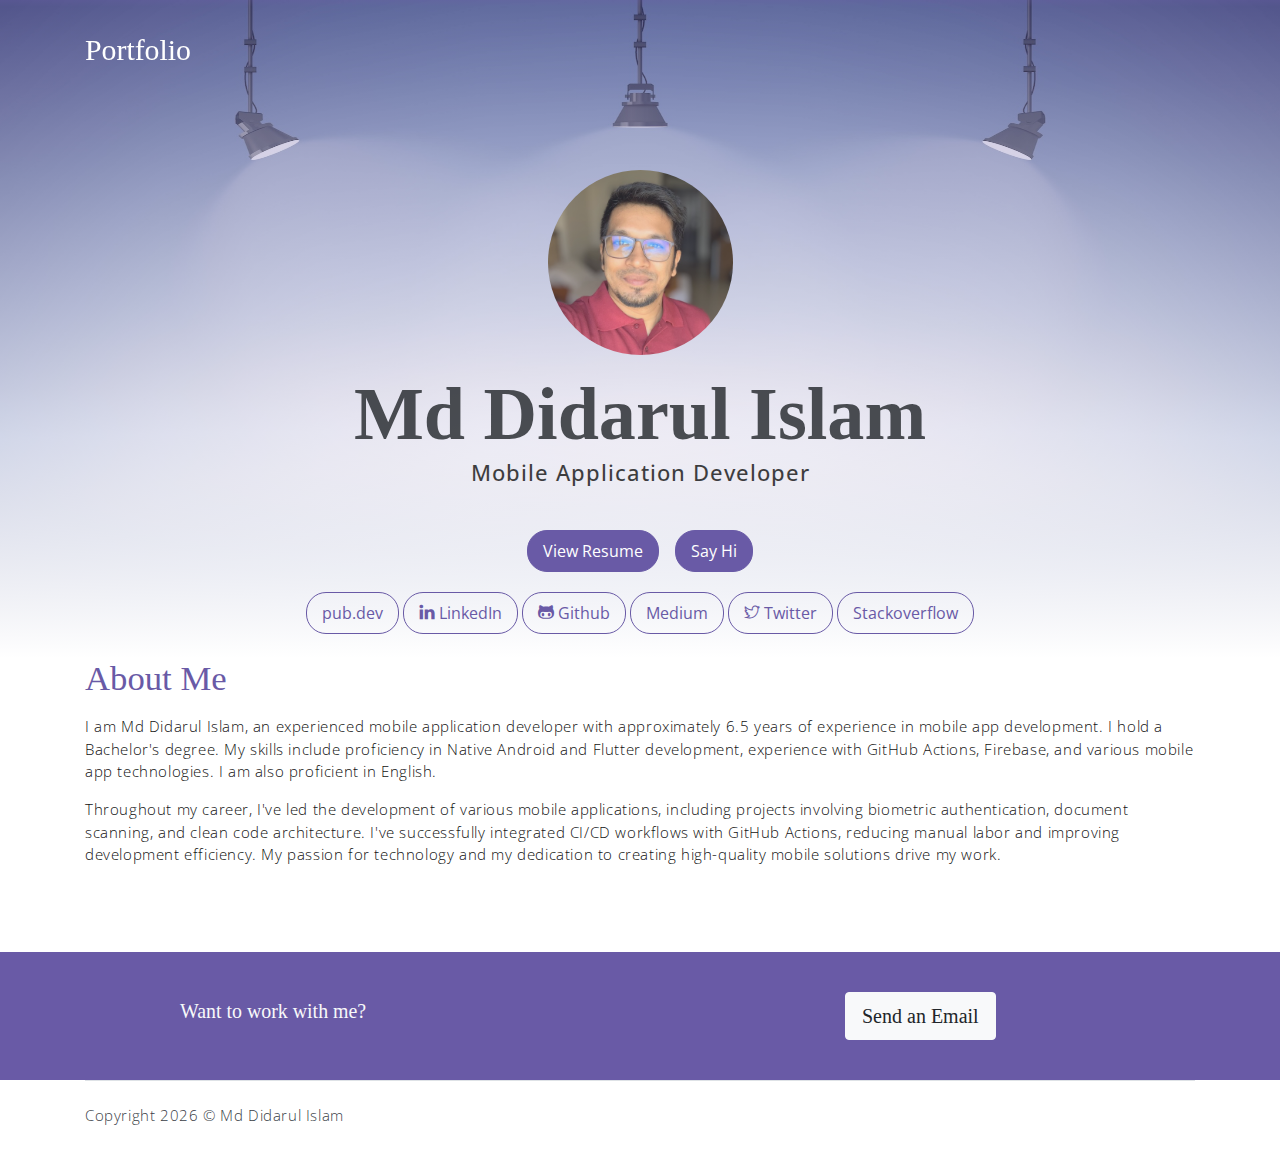
<file: index.html>
<!DOCTYPE html>
<html lang="en">
<head>
    <meta charset="utf-8">
    <title>Md Didarul Islam - Experienced Mobile Application Developer | Flutter | iOS | Android Portfolio</title>
    <meta charset="UTF-8">
    <meta name="description"
          content="Experienced mobile application developer specializing in Flutter, iOS and Android. Explore my portfolio.">
    <meta name="keywords"
          content="Flutter, iOS, Android, mobile app development, portfolio, Md Didarul Islam, Md. Didarul Islam, islamdidarmd">
    <meta name="author" content="Md Didarul Islam">
    <meta name="viewport" content="width=device-width, initial-scale=1">

    <meta property="og:title"
          content="Md Didarul Islam - Experienced Mobile Application Developer | Flutter | iOS | Android | Portfolio">
    <meta property="og:description"
          content="Experienced mobile application developer specializing in Flutter, iOS and Android. Explore my portfolio.">
    <meta property="og:image" content="URL_TO_YOUR_PROFILE_IMAGE">
    <meta property="og:url" content="https://islamdidarmd.dev">
    <meta property="og:type" content="website">
    <meta name="twitter:card" content="summary">
    <meta name="twitter:creator" content="@islamdidarmd">
    <link rel="canonical" href="https://islamdidarmd.dev">

    <link rel="icon" href="assets/imgs/favicon.ico" type="image/x-icon">

    <!-- font icons -->
    <link rel="stylesheet" href="assets/vendors/themify-icons/css/themify-icons.css">
    <!-- Bootstrap + Meyawo main styles -->
    <link rel="stylesheet" href="assets/css/meyawo.css">

    <link rel="stylesheet" href="assets/css/scroll.css">
</head>
<body data-spy="scroll" data-target=".navbar" data-offset="40" id="home-scroll">

<!-- Page Navbar -->
<nav class="custom-navbar" data-spy="affix" data-offset-top="20">
    <div class="container">
        <a class="logo" href="#">Portfolio</a>
    </div>
</nav><!-- End of Page Navbar -->

<!-- page header -->
<header id="home" class="header">
    <div class="overlay"></div>
    <div class="header-content container">
        <h1 class="header-title">
            <div class="container about-img-holder">
                <img src="assets/imgs/avatar_480x480.jpg" class="about-img" alt="Picture of Md Didarul Islam">
            </div>
            <span class="down">Md Didarul Islam</span>
        </h1>
        <p class="header-subtitle">Mobile Application Developer</p>

        <a href="https://drive.google.com/file/d/1Q5xf1XbnNQVcx-9_vcdZK6E5lQJdc_sj/view" target="_blank">
            <button class="btn btn-primary">View Resume</button>
        </a>
        &nbsp;&nbsp;
        <a href="https://drive.google.com/file/d/1Q5xf1XbnNQVcx-9_vcdZK6E5lQJdc_sj/view" target="_blank">
            <button class="btn btn-primary">Say Hi</button>
        </a>
        <br>
        <a href="https://drive.google.com/file/d/1Q5xf1XbnNQVcx-9_vcdZK6E5lQJdc_sj/view" target="_blank">
            <button class="btn btn-outline-primary">pub.dev</button>
        </a>
        <a href="https://www.linkedin.com/in/islamdidarmd/" target="_blank">
            <button class="btn btn-outline-primary"><i class="ti-linkedin"></i> LinkedIn</button>
        </a>
        <a href="https://github.com/islamdidarmd" target="_blank">
            <button class="btn btn-outline-primary"><i class="ti-github"></i> Github</button>
        </a>
        <a href="https://islamdidarmd.medium.com/" target="_blank">
            <button class="btn btn-outline-primary"><i class="ti-medium"></i> Medium</button>
        </a>
        <a href="https://twitter.com/islamdidarmd" target="_blank">
            <button class="btn btn-outline-primary"><i class="ti-twitter"></i> Twitter</button>
        </a>
        <a href="https://stackoverflow.com/users/7285837/islamdidarmd" target="_blank">
            <button class="btn btn-outline-primary"><i class="ti-stackoverflow"></i> Stackoverflow</button>
        </a>
        <br>
        <br>
    </div>
</header><!-- end of page header -->

<!-- about section -->
<section class="section pt-0" id="about-me">
    <!-- container -->
    <div class="container text-center">
        <!-- about wrapper -->
        <div class="about">
            <div class="about-caption">
                <h2 class="section-title mb-3">About Me</h2>
                <p>
                    I am Md Didarul Islam, an experienced mobile application developer with approximately 6.5 years of
                    experience in mobile app development. I hold a Bachelor's degree. My skills include proficiency in
                    Native Android and Flutter development, experience with GitHub Actions, Firebase, and various mobile
                    app technologies. I am also proficient in English.
                </p>
                <p>
                    Throughout my career, I've led the development of various mobile applications, including projects
                    involving biometric authentication, document scanning, and clean code architecture. I've
                    successfully integrated CI/CD workflows with GitHub Actions, reducing manual labor and improving
                    development efficiency. My passion for technology and my dedication to creating high-quality mobile
                    solutions drive my work.
                </p>
            </div>
        </div><!-- end of about wrapper -->
    </div><!-- end of container -->
</section> <!-- end of about section -->

<!-- section -->
<section class="section-sm bg-primary">
    <!-- container -->
    <div class="container text-center text-sm-left">
        <!-- row -->
        <div class="row align-items-center">
            <div class="col-sm offset-md-1 mb-4 mb-md-0">
                <h6 class="title text-light">Want to work with me?</h6>
            </div>
            <div class="col-sm offset-sm-2 offset-md-3">
                <a href="mailto:islamdidarmd@gmail.com" target="_blank">
                    <button class="btn btn-lg my-font btn-light rounded">Send an Email</button>
                </a>
            </div>
        </div> <!-- end of row -->
    </div> <!-- end of container -->
</section> <!-- end of section -->

<!-- footer -->
<div class="container">
    <footer class="footer">
        <p class="mb-0">Copyright
            <script>document.write(new Date().getFullYear())</script> &copy; <a
                    href="http://islamdidarmd.dev">Md Didarul Islam</a></p>
    </footer>
</div> <!-- end of page footer -->

<!-- core  -->
<script src="assets/vendors/jquery/jquery-3.4.1.js"></script>
<script src="assets/vendors/bootstrap/bootstrap.bundle.js"></script>

<!-- bootstrap 3 affix -->
<script src="assets/vendors/bootstrap/bootstrap.affix.js"></script>

<!-- Meyawo js -->
<script src="assets/js/meyawo.js"></script>

<script src="assets/js/scroll.js"></script>

</body>
</html>
</file>
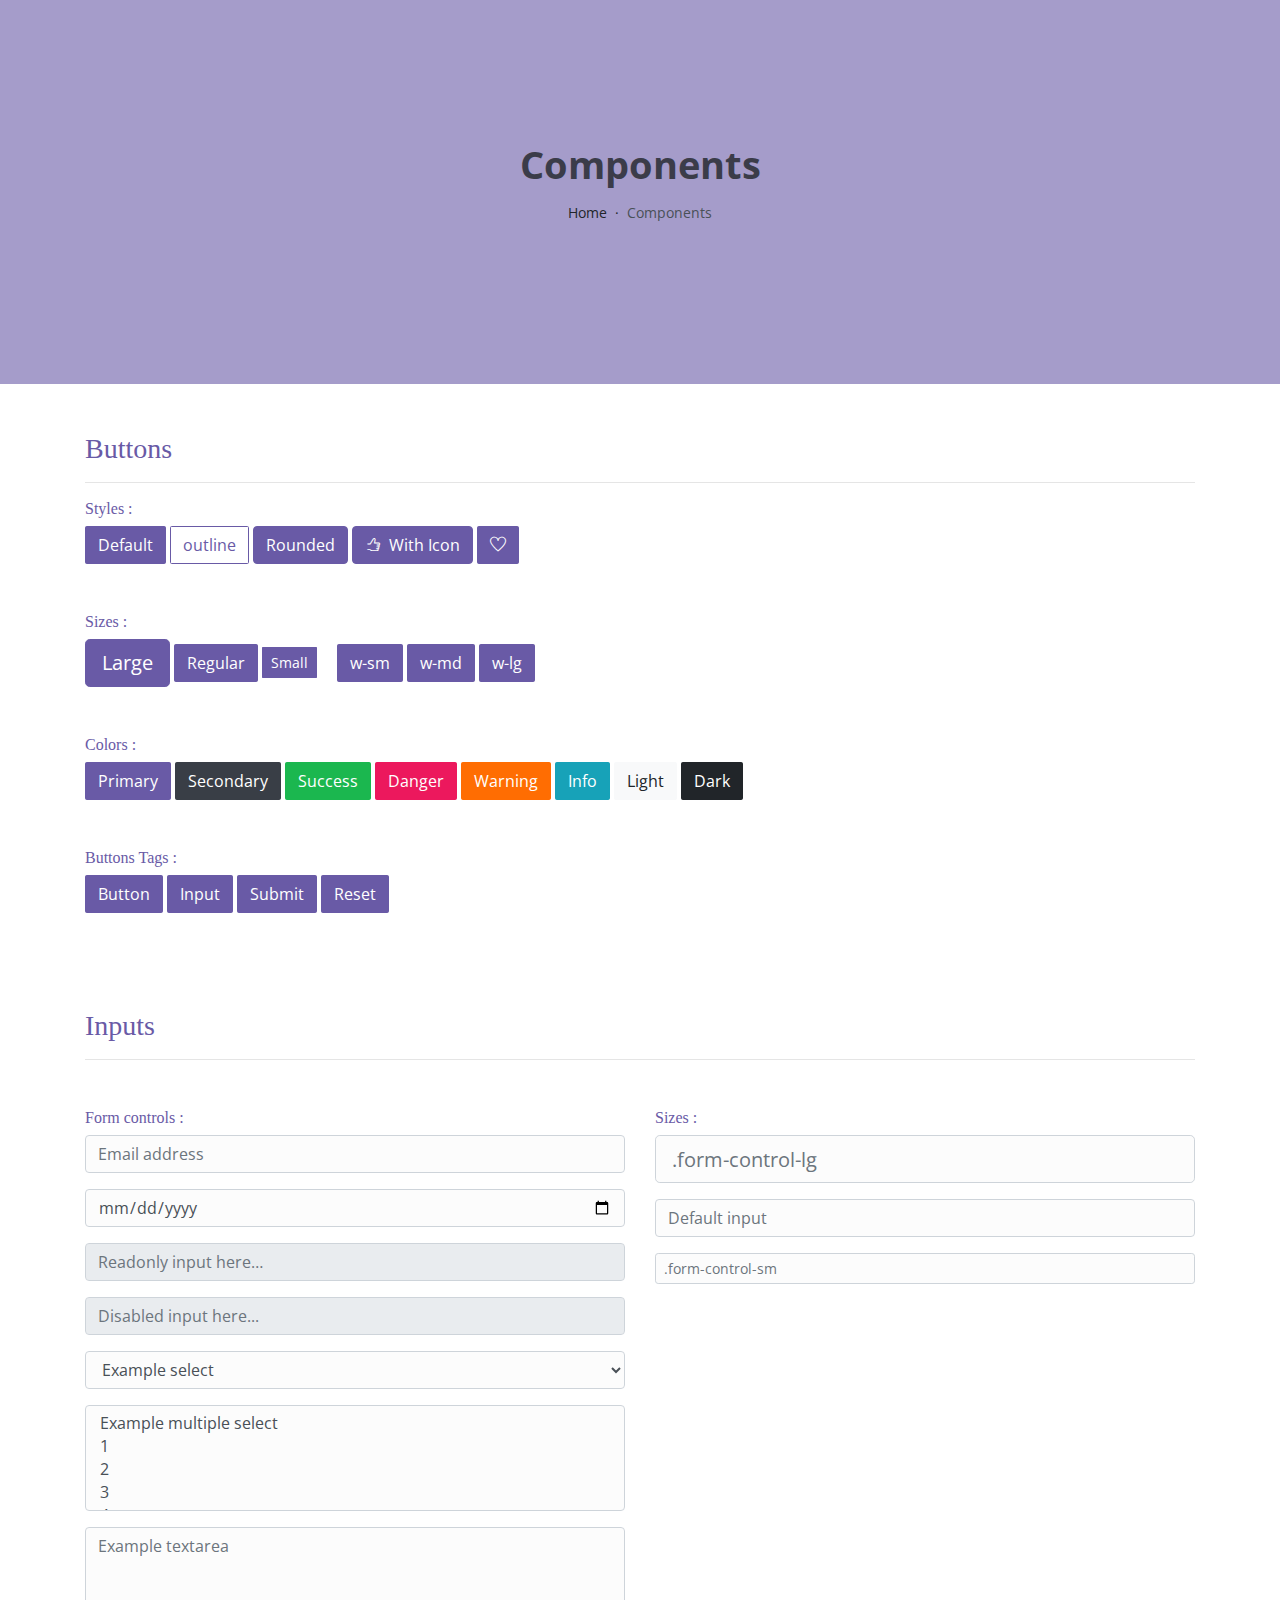
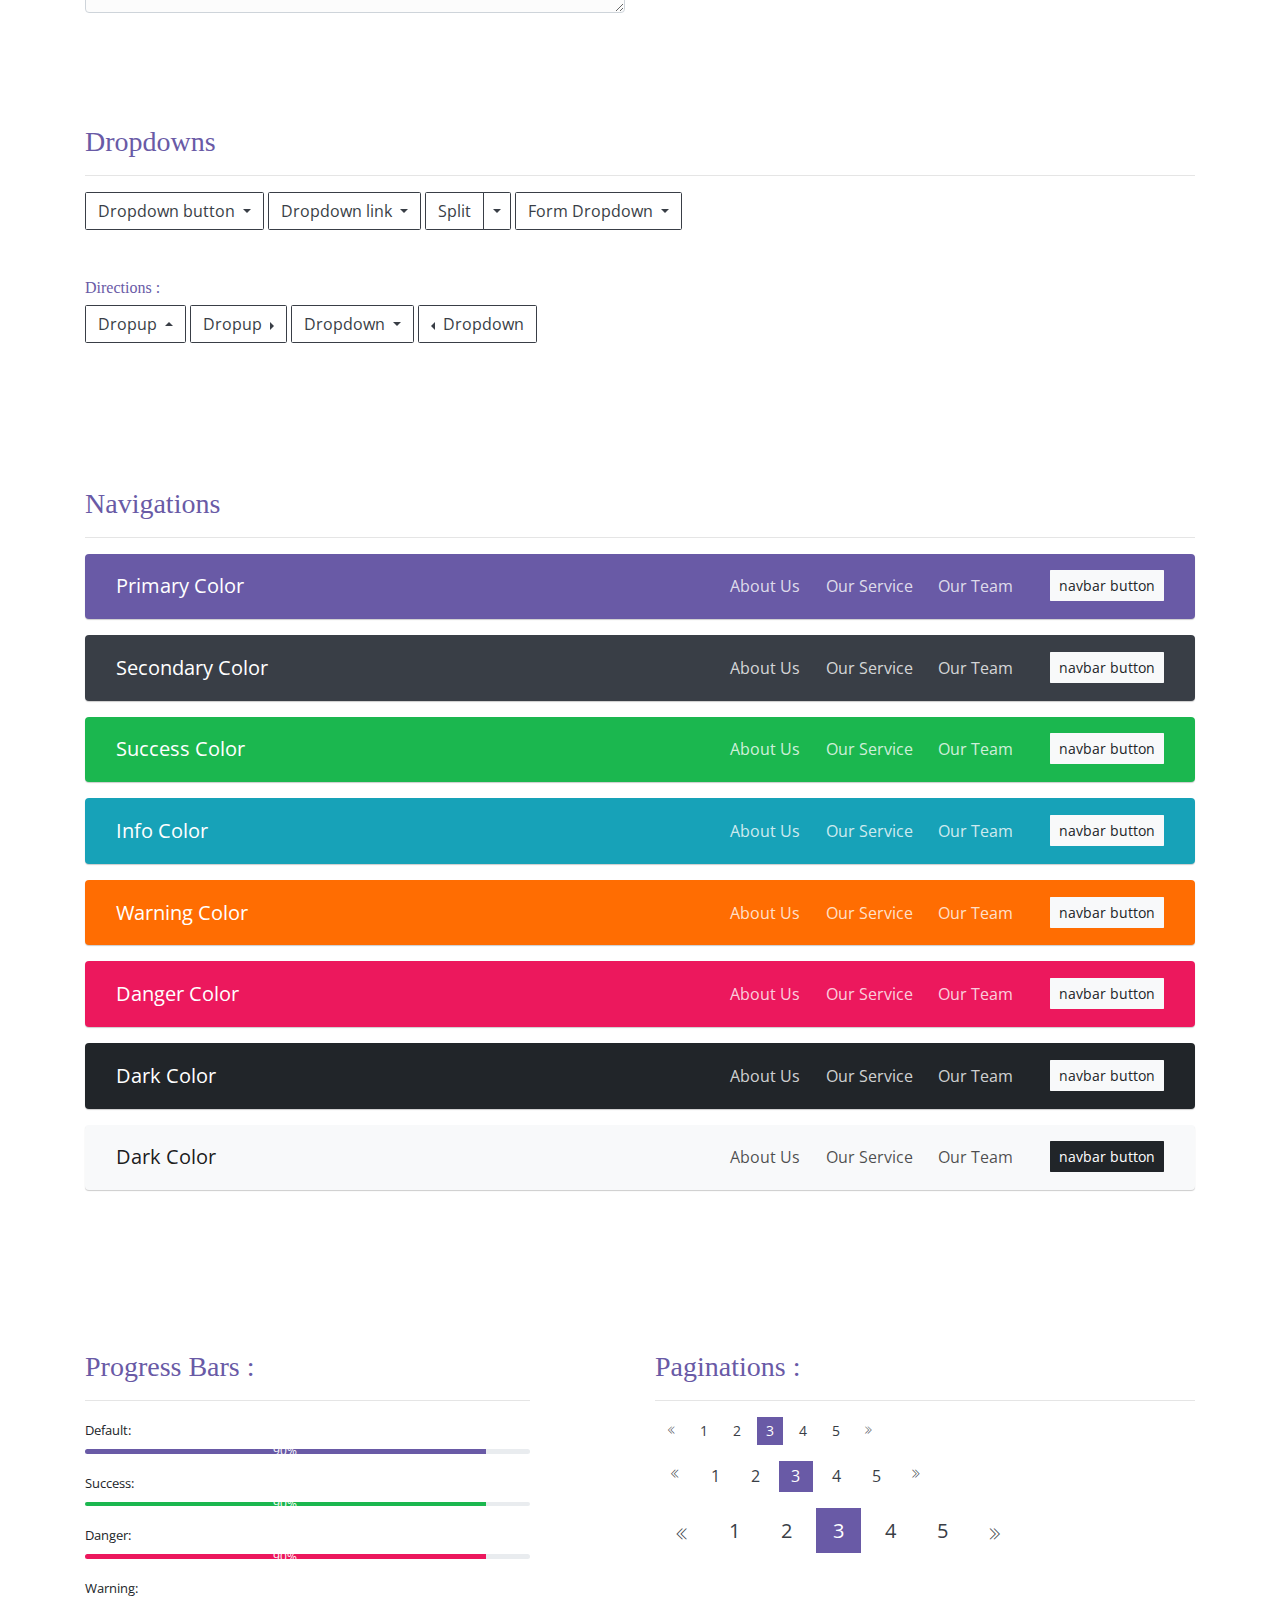
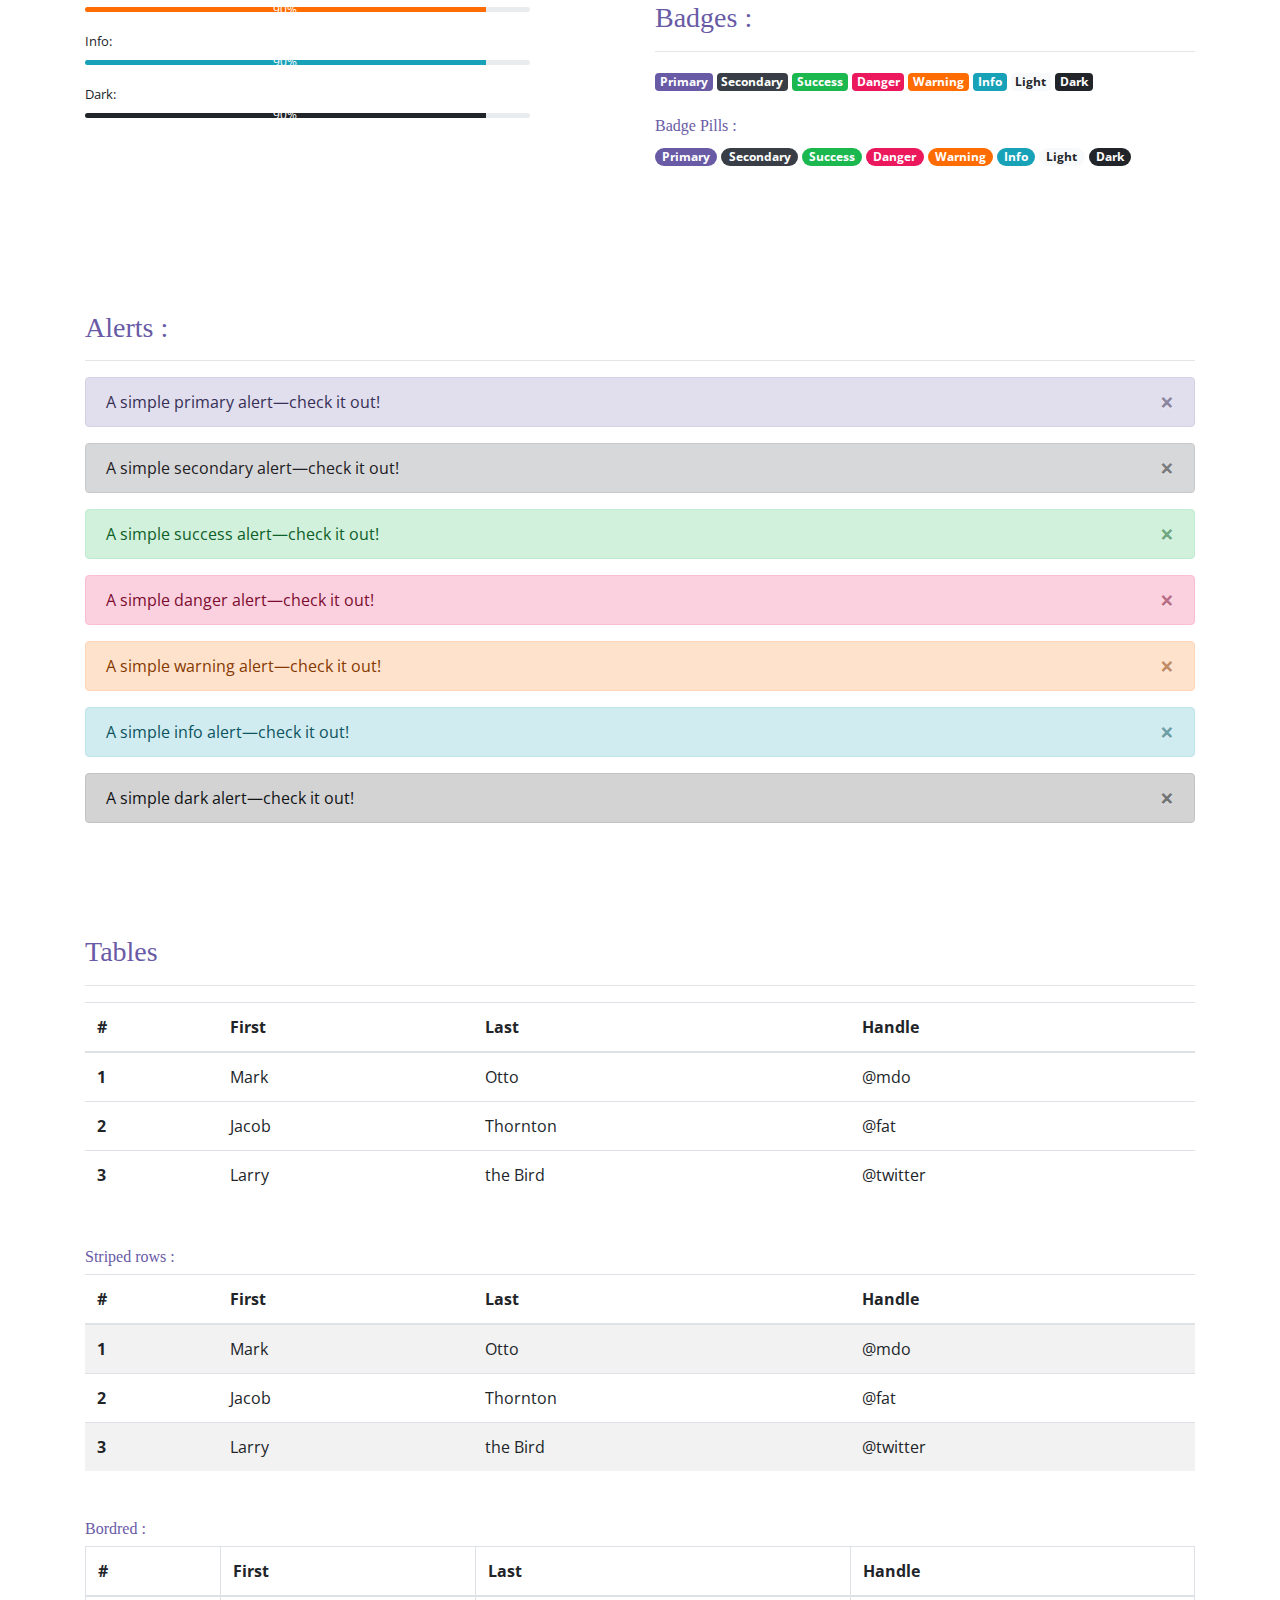
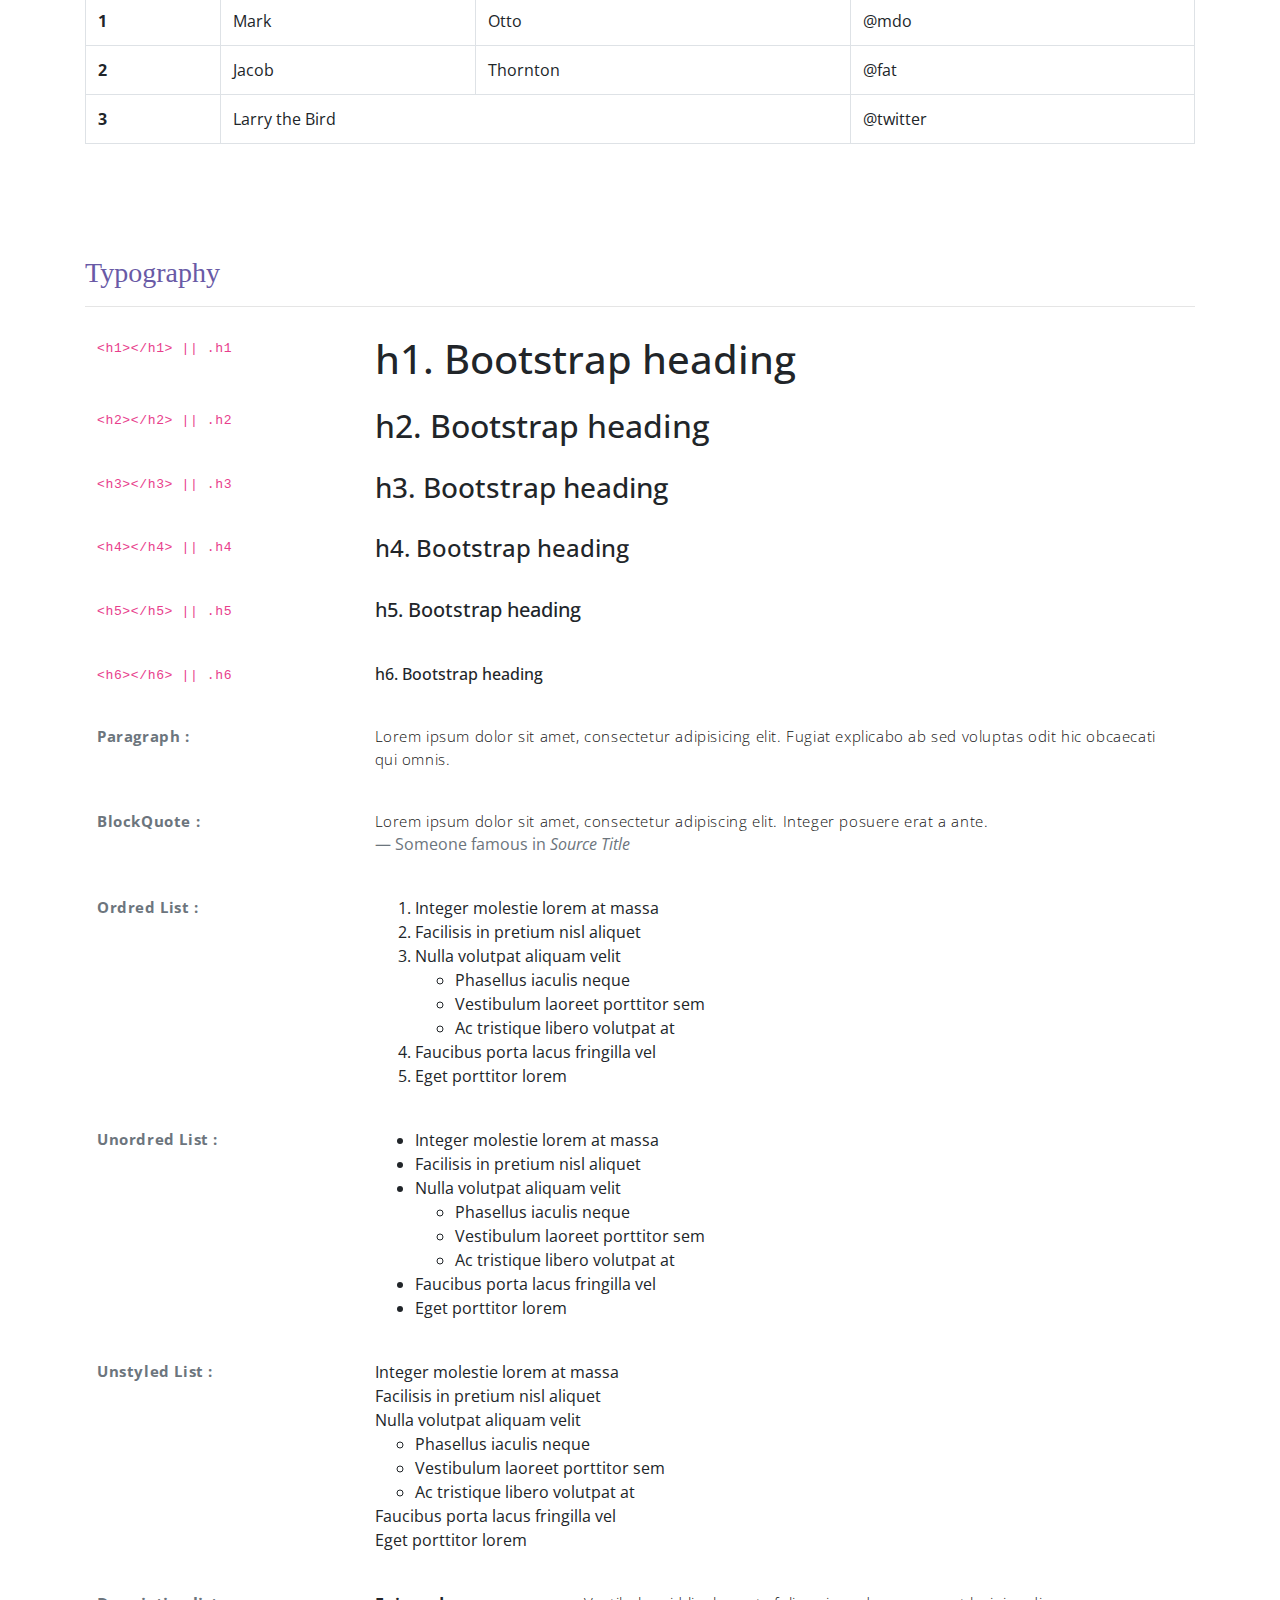
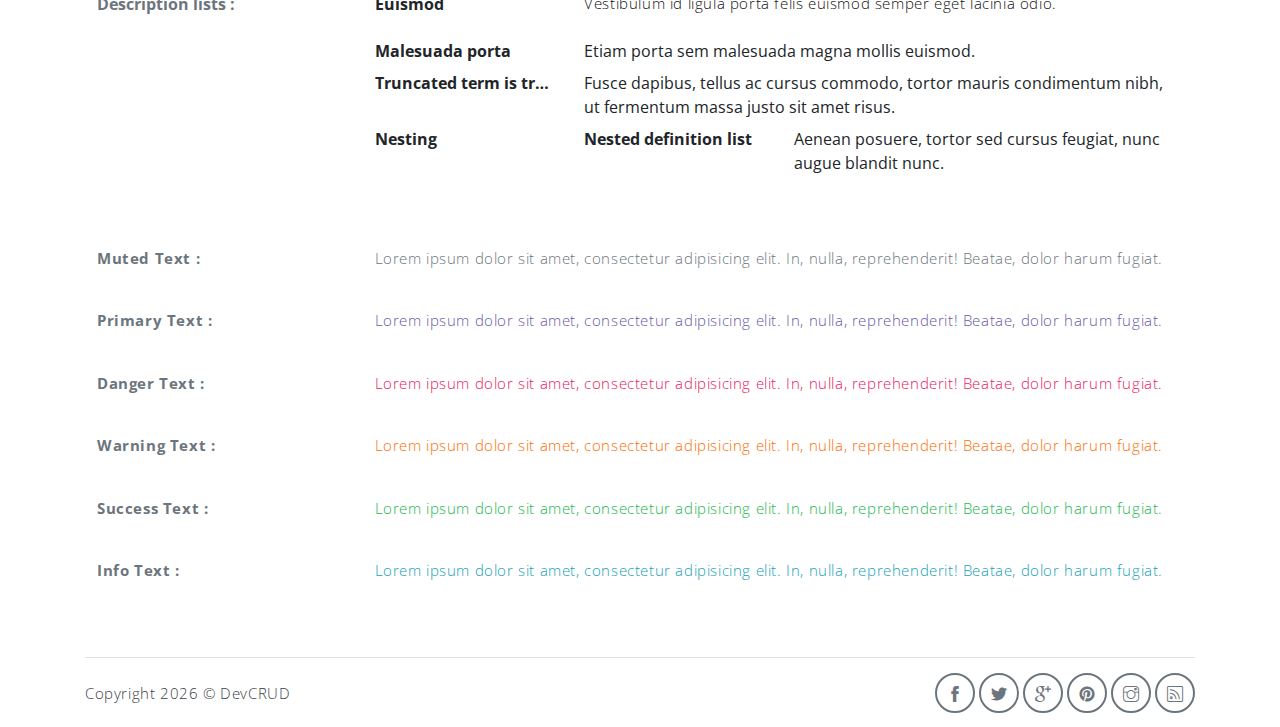
<file: components.html>
<!DOCTYPE html>
<html lang="en">
<head>
   <meta charset="utf-8">
   <meta name="viewport" content="width=device-width, initial-scale=1, shrink-to-fit=no">
   <meta name="description" content="Start your development with Meyawo landing page.">
   <meta name="author" content="Devcrud">
   <title>Meyawo Landing page | Components</title>
   <!-- font icons -->
   <link rel="stylesheet" href="assets/vendors/themify-icons/css/themify-icons.css">
   <!-- Bootstrap + Steller  -->
   <link rel="stylesheet" href="assets/css/meyawo.css">
</head>
<body>

   <!-- Page Header -->
   <header class="header header-mini"> 
      <div class="header-title">Components</div> 
      <nav aria-label="breadcrumb">
         <ol class="breadcrumb">
            <li class="breadcrumb-item"><a href="/">Home</a></li>
            <li class="breadcrumb-item active" aria-current="page">Components</li>
         </ol>
      </nav>
   </header> <!-- End Of Page Header -->

   <!-- main content -->
   <div class="container">

      <!-- Buttons -->
      <h3 class="mt-5">Buttons</h3>
      <hr>
      <h6 class="section-secondary-title">Styles :</h6>
      <button class="btn btn-primary">Default</button>
      <button class="btn btn-outline-primary">outline</button>
      <button class="btn btn-primary rounded">Rounded</button>
      <button class="btn btn-primary rounded"><i class="ti-thumb-up pr-1"></i> With Icon</button>
      <button class="btn btn-primary circle"><i class="ti-heart"></i></button>

      <h6 class="section-secondary-title mt-5">Sizes :</h6>
      <button class="btn btn-primary btn-lg">Large</button>
      <button class="btn btn-primary ">Regular</button>
      <button class="btn btn-primary btn-sm">Small</button>
      <button class="btn btn-primary w-sm ml-3">w-sm</button>
      <button class="btn btn-primary w-md">w-md</button>
      <button class="btn btn-primary w-lg">w-lg</button>

      <h6 class="section-secondary-title mt-5">Colors :</h6>          
      <button type="button" class="btn btn-primary">Primary</button>
      <button type="button" class="btn btn-secondary">Secondary</button>
      <button type="button" class="btn btn-success">Success</button>
      <button type="button" class="btn btn-danger">Danger</button>
      <button type="button" class="btn btn-warning">Warning</button>
      <button type="button" class="btn btn-info">Info</button>
      <button type="button" class="btn btn-light">Light</button>
      <button type="button" class="btn btn-dark">Dark</button>

      <h6 class="section-secondary-title mt-5">Buttons Tags :</h6>
      <button class="btn btn-primary" type="submit">Button</button>
      <input class="btn btn-primary" type="button" value="Input">
      <input class="btn btn-primary" type="submit" value="Submit">
      <input class="btn btn-primary" type="reset" value="Reset">
      
      <!-- devider -->
      <div class="py-5"></div>

      <!-- Inputs -->
      <h3>Inputs</h3>
      <hr>
      <div class="row mt-5">
         <div class="col-md-6">
            <h6 class="section-secondary-title">Form controls :</h6>        
            <div class="form-group">
               <input type="email" class="form-control" id="exampleFormControlInput1" placeholder="Email address">
            </div>
            <div class="form-group">
               <input type="date" class="form-control" id="exampleFormControlInput1" placeholder="Date">
            </div>
            <div class="form-group">
               <input class="form-control" type="text" placeholder="Readonly input here…" readonly>
            </div>
            <div class="form-group">
               <input class="form-control" id="disabledInput" type="text" placeholder="Disabled input here..." disabled>
            </div>
            <div class="form-group">
               <select class="form-control" id="exampleFormControlSelect1">
                  <option>Example select</option>
                  <option>1</option>
                  <option>2</option>
                  <option>3</option>
                  <option>4</option>
                  <option>5</option>
               </select>
            </div>
            <div class="form-group">
               <select multiple class="form-control" id="exampleFormControlSelect2">
                  <option>Example multiple select</option>
                  <option>1</option>
                  <option>2</option>
                  <option>3</option>
                  <option>4</option>
                  <option>5</option>
               </select>
            </div>
            <div class="form-group">
               <textarea class="form-control" id="exampleFormControlTextarea1" rows="3" placeholder="Example textarea"></textarea>
            </div>
         </div>
         <div class="col-md-6">
            <h6 class="section-secondary-title">Sizes :</h6>    
            <div class="form-group">
               <input class="form-control form-control-lg" type="text" placeholder=".form-control-lg">             
            </div>
            <div class="form-group">
               <input class="form-control" type="text" placeholder="Default input">
            </div>
            <div class="form-group">
               <input class="form-control form-control-sm" type="text" placeholder=".form-control-sm"> 
            </div>
         </div>
      </div> <!-- end of inputs -->   

      <!-- devider -->
      <div class="py-5"></div>             

      <!-- Dropdowns -->
      <h3 class="components-section-title font-weight-normal">Dropdowns</h3>
      <hr>
      <div class="dropdown d-inline-block">
         <button class="btn btn-outline-secondary dropdown-toggle" type="button" id="dropdownMenuButton" data-toggle="dropdown" aria-haspopup="true" aria-expanded="false">
         Dropdown button
         </button>
         <div class="dropdown-menu" aria-labelledby="dropdownMenuButton">
         <a class="dropdown-item" href="#">Action</a>
         <a class="dropdown-item" href="#">Another action</a>
         <a class="dropdown-item" href="#">Something else here</a>
         </div>
      </div>
      <div class="dropdown d-inline-block">
         <a class="btn btn-outline-secondary dropdown-toggle" href="#" role="button" id="dropdownMenuLink" data-toggle="dropdown" aria-haspopup="true" aria-expanded="false">
            Dropdown link
         </a>
         <div class="dropdown-menu" aria-labelledby="dropdownMenuLink">
            <a class="dropdown-item" href="#">Action</a>
            <a class="dropdown-item" href="#">Another action</a>
            <a class="dropdown-item" href="#">Something else here</a>
         </div>
      </div>
      <div class="btn-group">
         <button type="button" class="btn btn-outline-secondary">Split</button>
         <button type="button" class="btn btn-outline-secondary dropdown-toggle dropdown-toggle-split" data-toggle="dropdown" aria-haspopup="true" aria-expanded="false">
         <span class="sr-only">Toggle Dropdown</span>
         </button>
         <div class="dropdown-menu">
            <a class="dropdown-item" href="#">Action</a>
            <a class="dropdown-item" href="#">Another action</a>
            <a class="dropdown-item" href="#">Something else here</a>
            <div class="dropdown-divider"></div>
            <a class="dropdown-item" href="#">Separated link</a>
         </div>
      </div>
      <div class="btn-group">
         <button class="btn btn-outline-secondary dropdown-toggle" type="button" id="dropdownMenuButton" data-toggle="dropdown" aria-haspopup="true" aria-expanded="false">
            Form Dropdown
         </button>
         <div class="dropdown-menu form">
            <form class="px-4 py-3">
               <div class="form-group">
                  <input type="email" class="form-control" id="exampleDropdownFormEmail1" placeholder="email@example.com">
               </div>
               <div class="form-group">
                  <input type="password" class="form-control" id="exampleDropdownFormPassword1" placeholder="Password">
               </div>
               <div class="form-check mb-3">
                  <input type="checkbox" class="form-check-input" id="dropdownCheck">
                  <label class="form-check-label" for="dropdownCheck">
                     Remember me
                  </label>
               </div>
               <button type="submit" class="btn btn-primary btn-block">Sign in</button>
            </form>
            <div class="dropdown-divider"></div>
            <a class="dropdown-item" href="#"><small>New around here? Sign up</small></a>
            <a class="dropdown-item" href="#"><small>Forgot password?</small></a>
         </div>
      </div>       
      <h6 class="section-secondary-title mt-5">Directions :</h6>  
      <div class="btn-group dropup">
         <button type="button" class="btn btn-outline-secondary dropdown-toggle" data-toggle="dropdown" aria-haspopup="true" aria-expanded="false">
            Dropup
         </button>
         <div class="dropdown-menu">
            <a class="dropdown-item" href="#">Action</a>
            <a class="dropdown-item" href="#">Another action</a>
            <a class="dropdown-item" href="#">Something else here</a>
            <div class="dropdown-divider"></div>
            <a class="dropdown-item" href="#">Separated link</a>
         </div>
      </div>
      <div class="btn-group dropright">
         <button type="button" class="btn btn-outline-secondary dropdown-toggle" data-toggle="dropdown" aria-haspopup="true" aria-expanded="false">
            Dropup
         </button>
         <div class="dropdown-menu">
            <a class="dropdown-item" href="#">Action</a>
            <a class="dropdown-item" href="#">Another action</a>
            <a class="dropdown-item" href="#">Something else here</a>
            <div class="dropdown-divider"></div>
            <a class="dropdown-item" href="#">Separated link</a>
         </div>
      </div>
      <div class="btn-group">
         <button type="button" class="btn btn-outline-secondary dropdown-toggle" data-toggle="dropdown" aria-haspopup="true" aria-expanded="false">
            Dropdown
         </button>
         <div class="dropdown-menu">
            <a class="dropdown-item" href="#">Action</a>
            <a class="dropdown-item" href="#">Another action</a>
            <a class="dropdown-item" href="#">Something else here</a>
            <div class="dropdown-divider"></div>
            <a class="dropdown-item" href="#">Separated link</a>
         </div>
      </div>
      <div class="btn-group dropleft">
         <button type="button" class="btn btn-outline-secondary dropdown-toggle" data-toggle="dropdown" aria-haspopup="true" aria-expanded="false">
            Dropdown
         </button>
         <div class="dropdown-menu">
            <a class="dropdown-item" href="#">Action</a>
            <a class="dropdown-item" href="#">Another action</a>
            <a class="dropdown-item" href="#">Something else here</a>
            <div class="dropdown-divider"></div>
            <a class="dropdown-item" href="#">Separated link</a>
         </div>
      </div> <!-- end of Dropdowns -->  

      <!-- devider -->
      <div class="py-5"></div>   

      <!-- navbars -->
      <h3 class="components-section-title font-weight-normal mt-5">Navigations</h3>
      <hr>
      <nav class="navbar navbar-expand-sm navbar-dark bg-primary rounded shadow mb-3">
         <div class="container">
            <a class="navbar-brand" href="#">Primary Color</a>
            <button class="navbar-toggler ml-auto" type="button" data-toggle="collapse" data-target="#navbarSupportedContent" aria-controls="navbarSupportedContent" aria-expanded="false" aria-label="Toggle navigation">
            <span class="navbar-toggler-icon"></span>
            </button>
            <div class="collapse navbar-collapse" id="navbarSupportedContent">
               <ul class="navbar-nav ml-auto"> 
                  <li class="nav-item">
                     <a class="nav-link" href="#about">About Us</a>
                  </li>
                  <li class="nav-item">
                     <a class="nav-link" href="#service">Our Service</a>
                  </li>
                  <li class="nav-item">
                     <a class="nav-link" href="#team">Our Team</a>
                  </li>
                  <li class="nav-item">
                     <a href="#book-table" class="ml-4 mt-1 btn btn-light btn-sm">navbar button</a>
                  </li>
               </ul>                       
            </div>
         </div>
      </nav>
      <nav class="navbar navbar-expand-sm navbar-dark bg-secondary rounded shadow mb-3">
         <div class="container">
            <a class="navbar-brand" href="#">Secondary Color</a>
            <button class="navbar-toggler ml-auto" type="button" data-toggle="collapse" data-target="#navbarSupportedContent" aria-controls="navbarSupportedContent" aria-expanded="false" aria-label="Toggle navigation">
            <span class="navbar-toggler-icon"></span>
            </button>
            <div class="collapse navbar-collapse" id="navbarSupportedContent">
               <ul class="navbar-nav ml-auto"> 
                  <li class="nav-item">
                     <a class="nav-link" href="#about">About Us</a>
                  </li>
                  <li class="nav-item">
                     <a class="nav-link" href="#service">Our Service</a>
                  </li>
                  <li class="nav-item">
                     <a class="nav-link" href="#team">Our Team</a>
                  </li>
                  <li class="nav-item">
                     <a href="#book-table" class="ml-4 mt-1 btn btn-light btn-sm">navbar button</a>
                  </li>
               </ul>                       
            </div>
         </div>
      </nav>
      <nav class="navbar navbar-expand-sm navbar-dark bg-success rounded shadow mb-3">
         <div class="container">
            <a class="navbar-brand" href="#">Success Color</a>
            <button class="navbar-toggler ml-auto" type="button" data-toggle="collapse" data-target="#navbarSupportedContent" aria-controls="navbarSupportedContent" aria-expanded="false" aria-label="Toggle navigation">
            <span class="navbar-toggler-icon"></span>
            </button>
            <div class="collapse navbar-collapse" id="navbarSupportedContent">
               <ul class="navbar-nav ml-auto"> 
                  <li class="nav-item">
                     <a class="nav-link" href="#about">About Us</a>
                  </li>
                  <li class="nav-item">
                     <a class="nav-link" href="#service">Our Service</a>
                  </li>
                  <li class="nav-item">
                     <a class="nav-link" href="#team">Our Team</a>
                  </li>
                  <li class="nav-item">
                     <a href="#book-table" class="ml-4 mt-1 btn btn-light btn-sm">navbar button</a>
                  </li>
               </ul>                       
            </div>
         </div>
      </nav>
      <nav class="navbar navbar-expand-sm navbar-dark bg-info rounded shadow mb-3">
         <div class="container">
            <a class="navbar-brand" href="#">Info Color</a>
            <button class="navbar-toggler ml-auto" type="button" data-toggle="collapse" data-target="#navbarSupportedContent" aria-controls="navbarSupportedContent" aria-expanded="false" aria-label="Toggle navigation">
            <span class="navbar-toggler-icon"></span>
            </button>
            <div class="collapse navbar-collapse" id="navbarSupportedContent">
               <ul class="navbar-nav ml-auto"> 
                  <li class="nav-item">
                     <a class="nav-link" href="#about">About Us</a>
                  </li>
                  <li class="nav-item">
                     <a class="nav-link" href="#service">Our Service</a>
                  </li>
                  <li class="nav-item">
                     <a class="nav-link" href="#team">Our Team</a>
                  </li>
                  <li class="nav-item">
                     <a href="#book-table" class="ml-4 mt-1 btn btn-light btn-sm">navbar button</a>
                  </li>
               </ul>                       
            </div>
         </div>
      </nav>
      <nav class="navbar navbar-expand-sm navbar-dark bg-warning rounded shadow mb-3">
         <div class="container">
            <a class="navbar-brand" href="#">Warning Color</a>
            <button class="navbar-toggler ml-auto" type="button" data-toggle="collapse" data-target="#navbarSupportedContent" aria-controls="navbarSupportedContent" aria-expanded="false" aria-label="Toggle navigation">
            <span class="navbar-toggler-icon"></span>
            </button>
            <div class="collapse navbar-collapse" id="navbarSupportedContent">
               <ul class="navbar-nav ml-auto"> 
                  <li class="nav-item">
                     <a class="nav-link" href="#about">About Us</a>
                  </li>
                  <li class="nav-item">
                     <a class="nav-link" href="#service">Our Service</a>
                  </li>
                  <li class="nav-item">
                     <a class="nav-link" href="#team">Our Team</a>
                  </li>
                  <li class="nav-item">
                     <a href="#book-table" class="ml-4 mt-1 btn btn-light btn-sm">navbar button</a>
                  </li>
               </ul>                       
            </div>
         </div>
      </nav>
      <nav class="navbar navbar-expand-sm navbar-dark bg-danger rounded shadow mb-3">
         <div class="container">
            <a class="navbar-brand" href="#">Danger Color</a>
            <button class="navbar-toggler ml-auto" type="button" data-toggle="collapse" data-target="#navbarSupportedContent" aria-controls="navbarSupportedContent" aria-expanded="false" aria-label="Toggle navigation">
            <span class="navbar-toggler-icon"></span>
            </button>
            <div class="collapse navbar-collapse" id="navbarSupportedContent">
               <ul class="navbar-nav ml-auto"> 
                  <li class="nav-item">
                     <a class="nav-link" href="#about">About Us</a>
                  </li>
                  <li class="nav-item">
                     <a class="nav-link" href="#service">Our Service</a>
                  </li>
                  <li class="nav-item">
                     <a class="nav-link" href="#team">Our Team</a>
                  </li>
                  <li class="nav-item">
                     <a href="#book-table" class="ml-4 mt-1 btn btn-light btn-sm">navbar button</a>
                  </li>
               </ul>                       
            </div>
         </div>
      </nav>
      <nav class="navbar navbar-expand-sm navbar-dark bg-dark rounded shadow mb-3">
         <div class="container">
            <a class="navbar-brand" href="#">Dark Color</a>
            <button class="navbar-toggler ml-auto" type="button" data-toggle="collapse" data-target="#navbarSupportedContent" aria-controls="navbarSupportedContent" aria-expanded="false" aria-label="Toggle navigation">
            <span class="navbar-toggler-icon"></span>
            </button>
            <div class="collapse navbar-collapse" id="navbarSupportedContent">
               <ul class="navbar-nav ml-auto"> 
                  <li class="nav-item">
                     <a class="nav-link" href="#about">About Us</a>
                  </li>
                  <li class="nav-item">
                     <a class="nav-link" href="#service">Our Service</a>
                  </li>
                  <li class="nav-item">
                     <a class="nav-link" href="#team">Our Team</a>
                  </li>
                  <li class="nav-item">
                     <a href="#book-table" class="ml-4 mt-1 btn btn-light btn-sm">navbar button</a>
                  </li>
               </ul>                       
            </div>
         </div>
      </nav>
      <nav class="navbar navbar-expand-sm navbar-light bg-light rounded shadow mb-3">
         <div class="container">
            <a class="navbar-brand" href="#">Dark Color</a>
            <button class="navbar-toggler ml-auto" type="button" data-toggle="collapse" data-target="#navbarSupportedContent" aria-controls="navbarSupportedContent" aria-expanded="false" aria-label="Toggle navigation">
            <span class="navbar-toggler-icon"></span>
            </button>
            <div class="collapse navbar-collapse" id="navbarSupportedContent">
               <ul class="navbar-nav ml-auto"> 
                  <li class="nav-item">
                     <a class="nav-link" href="#about">About Us</a>
                  </li>
                  <li class="nav-item">
                     <a class="nav-link" href="#service">Our Service</a>
                  </li>
                  <li class="nav-item">
                     <a class="nav-link" href="#team">Our Team</a>
                  </li>
                  <li class="nav-item">
                     <a href="#book-table" class="ml-4 mt-1 btn btn-dark btn-sm">navbar button</a>
                  </li>
               </ul>                       
            </div>
         </div>
      </nav>
      <!-- End of navbars -->

      <!-- devider -->
      <div class="py-5"></div>   
      
      <!-- progress bars -->
      <div class="row justify-content-between">
         <div class="col-md-5">
            <h3 class="components-section-title font-weight-normal mt-5">Progress Bars :</h3>
            <hr>
            <small>Default: </small>
            <div class="progress mt-2 mb-3">
               <div class="progress-bar" role="progressbar" style="width: 90%" aria-valuenow="25" aria-valuemin="0" aria-valuemax="100"><span>90%</span></div>
            </div>
            <small>Success:</small>
            <div class="progress mt-2 mb-3">
               <div class="progress-bar bg-success" role="progressbar" style="width: 90%" aria-valuenow="25" aria-valuemin="0" aria-valuemax="100"><span>90%</span></div>
            </div>
            <small>Danger:</small>
            <div class="progress mt-2 mb-3">
               <div class="progress-bar bg-danger" role="progressbar" style="width: 90%" aria-valuenow="25" aria-valuemin="0" aria-valuemax="100"><span>90%</span></div>
            </div>
            <small>Warning:</small>
            <div class="progress mt-2 mb-3">
               <div class="progress-bar bg-warning" role="progressbar" style="width: 90%" aria-valuenow="25" aria-valuemin="0" aria-valuemax="100"><span>90%</span></div>
            </div>
            <small>Info:</small>
            <div class="progress mt-2 mb-3">
               <div class="progress-bar bg-info" role="progressbar" style="width: 90%" aria-valuenow="25" aria-valuemin="0" aria-valuemax="100"><span>90%</span></div>
            </div>
            <small>Dark:</small>
            <div class="progress mt-2 mb-3">
               <div class="progress-bar bg-dark" role="progressbar" style="width: 90%" aria-valuenow="25" aria-valuemin="0" aria-valuemax="100"><span>90%</span></div>
            </div>
         </div>
         <div class="col-md-6">
            <h3 class="components-section-title font-weight-normal mt-5">Paginations :</h3>
            <hr>
            <nav aria-label="Page navigation example">
               <ul class="pagination pagination-sm">
                  <li class="page-item"><a class="page-link" href="#"><i class="ti-angle-double-left"></i></a></li>
                  <li class="page-item"><a class="page-link" href="#">1</a></li>
                  <li class="page-item"><a class="page-link" href="#">2</a></li>
                  <li class="page-item active"><a class="page-link" href="#">3</a></li>
                  <li class="page-item"><a class="page-link" href="#">4</a></li>
                  <li class="page-item"><a class="page-link" href="#">5</a></li>
                  <li class="page-item"><a class="page-link" href="#"><i class="ti-angle-double-right"></i></a></li>
               </ul>
            </nav>
            <nav aria-label="Page navigation example">
               <ul class="pagination">
               <li class="page-item"><a class="page-link" href="#"><i class="ti-angle-double-left"></i></a></li>
                  <li class="page-item"><a class="page-link" href="#">1</a></li>
                  <li class="page-item"><a class="page-link" href="#">2</a></li>
                  <li class="page-item active"><a class="page-link" href="#">3</a></li>
                  <li class="page-item"><a class="page-link" href="#">4</a></li>
                  <li class="page-item"><a class="page-link" href="#">5</a></li>
                  <li class="page-item"><a class="page-link" href="#"><i class="ti-angle-double-right"></i></a></li>
               </ul>
            </nav>
            <nav aria-label="Page navigation example">
               <ul class="pagination pagination-lg">
                  <li class="page-item"><a class="page-link" href="#"><i class="ti-angle-double-left"></i></a></li>
                  <li class="page-item"><a class="page-link" href="#">1</a></li>
                  <li class="page-item"><a class="page-link" href="#">2</a></li>
                  <li class="page-item active"><a class="page-link" href="#">3</a></li>
                  <li class="page-item"><a class="page-link" href="#">4</a></li>
                  <li class="page-item"><a class="page-link" href="#">5</a></li>
                  <li class="page-item"><a class="page-link" href="#"><i class="ti-angle-double-right"></i></a></li>
               </ul>
            </nav>

            <!-- Badges -->
            <h3 class="components-section-title font-weight-normal mt-5">Badges :</h3>
            <hr>
            <span class="badge badge-primary">Primary</span>
            <span class="badge badge-secondary">Secondary</span>
            <span class="badge badge-success">Success</span>
            <span class="badge badge-danger">Danger</span>
            <span class="badge badge-warning">Warning</span>
            <span class="badge badge-info">Info</span>
            <span class="badge badge-light">Light</span>
            <span class="badge badge-dark">Dark</span>
            <h6 class="section-secondary-title mt-4 mb-2">Badge Pills :</h6>
            <span class="badge badge-pill badge-primary">Primary</span>
            <span class="badge badge-pill badge-secondary">Secondary</span>
            <span class="badge badge-pill badge-success">Success</span>
            <span class="badge badge-pill badge-danger">Danger</span>
            <span class="badge badge-pill badge-warning">Warning</span>
            <span class="badge badge-pill badge-info">Info</span>
            <span class="badge badge-pill badge-light">Light</span>
            <span class="badge badge-pill badge-dark">Dark</span>
         </div>
      </div> <!-- End of Progress bars -->

      <!-- devider -->
      <div class="py-5"></div>  

      <!-- Alerts -->
      <h3 class="components-section-title font-weight-normal mt-5">Alerts :</h3>
      <hr>
      <div class="alert alert-primary alert-dismissible fade show" role="alert">
         A simple primary alert—check it out!
         <button type="button" class="close" data-dismiss="alert" aria-label="Close">
            <span aria-hidden="true">&times;</span>
         </button>
      </div>
      <div class="alert alert-secondary alert-dismissible fade show" role="alert">
         A simple secondary alert—check it out!
         <button type="button" class="close" data-dismiss="alert" aria-label="Close">
            <span aria-hidden="true">&times;</span>
         </button>
      </div>
      <div class="alert alert-success alert-dismissible fade show" role="alert">
         A simple success alert—check it out!
         <button type="button" class="close" data-dismiss="alert" aria-label="Close">
            <span aria-hidden="true">&times;</span>
         </button>
      </div>
      <div class="alert alert-danger alert-dismissible fade show" role="alert">
         A simple danger alert—check it out!
         <button type="button" class="close" data-dismiss="alert" aria-label="Close">
            <span aria-hidden="true">&times;</span>
         </button>
      </div>
      <div class="alert alert-warning alert-dismissible fade show" role="alert">
         A simple warning alert—check it out!
         <button type="button" class="close" data-dismiss="alert" aria-label="Close">
            <span aria-hidden="true">&times;</span>
         </button>
      </div>
      <div class="alert alert-info alert-dismissible fade show" role="alert">
         A simple info alert—check it out!
         <button type="button" class="close" data-dismiss="alert" aria-label="Close">
            <span aria-hidden="true">&times;</span>
         </button>
      </div>
      <div class="alert alert-dark alert-dismissible fade show" role="alert">
         A simple dark alert—check it out!
         <button type="button" class="close" data-dismiss="alert" aria-label="Close">
            <span aria-hidden="true">&times;</span>
         </button>
      </div>
      <!-- end of alerts -->

      <!-- devider -->
      <div class="py-5"></div> 
   
      <!-- tables -->
      <h3 class="components-section-title">Tables</h3>
      <hr>
      <table class="table">
         <thead>
            <tr>
               <th scope="col">#</th>
               <th scope="col">First</th>
               <th scope="col">Last</th>
               <th scope="col">Handle</th>
            </tr>
         </thead>
         <tbody>
            <tr>
               <th scope="row">1</th>
               <td>Mark</td>
               <td>Otto</td>
               <td>@mdo</td>
            </tr>
            <tr>
               <th scope="row">2</th>
               <td>Jacob</td>
               <td>Thornton</td>
               <td>@fat</td>
            </tr>
            <tr>
               <th scope="row">3</th>
               <td>Larry</td>
               <td>the Bird</td>
               <td>@twitter</td>
            </tr>
         </tbody>
      </table>

      <h6 class="section-secondary-title mt-5">Striped rows :</h6>
      <table class="table table-striped">
         <thead>
            <tr>
               <th scope="col">#</th>
               <th scope="col">First</th>
               <th scope="col">Last</th>
               <th scope="col">Handle</th>
            </tr>
         </thead>
         <tbody>
            <tr>
               <th scope="row">1</th>
               <td>Mark</td>
               <td>Otto</td>
               <td>@mdo</td>
            </tr>
            <tr>
               <th scope="row">2</th>
               <td>Jacob</td>
               <td>Thornton</td>
               <td>@fat</td>
            </tr>
            <tr>
               <th scope="row">3</th>
               <td>Larry</td>
               <td>the Bird</td>
               <td>@twitter</td>
            </tr>
         </tbody>
      </table>

      <h6 class="section-secondary-title mt-5">Bordred :</h6>
      <table class="table table-bordered">
         <thead>
            <tr>
               <th scope="col">#</th>
               <th scope="col">First</th>
               <th scope="col">Last</th>
               <th scope="col">Handle</th>
            </tr>
         </thead>
         <tbody>
            <tr>
               <th scope="row">1</th>
               <td>Mark</td>
               <td>Otto</td>
               <td>@mdo</td>
            </tr>
            <tr>
               <th scope="row">2</th>
               <td>Jacob</td>
               <td>Thornton</td>
               <td>@fat</td>
            </tr>
            <tr>
               <th scope="row">3</th>
               <td colspan="2">Larry the Bird</td>
               <td>@twitter</td>
            </tr>
         </tbody>
      </table>
      <!-- end of tables -->

      <!-- devider -->
      <div class="py-5"></div> 

      <!-- typography -->
      <h3 class="components-section-title">Typography</h3>
      <hr>
      <table class="table table-borderless v-align-center">
         <tbody>
            <tr>
               <td>
                  <p><code class="highlighter-rouge">&lt;h1&gt;&lt;/h1&gt; || .h1</code></p>
               </td>
               <td class="w-75"><span class="h1">h1. Bootstrap heading</span></td>
            </tr>
            <tr>
               <td>
                  <p><code class="highlighter-rouge">&lt;h2&gt;&lt;/h2&gt; || .h2</code></p>
               </td>
               <td><span class="h2">h2. Bootstrap heading</span></td>
            </tr>
            <tr>
               <td>
                  <p><code class="highlighter-rouge">&lt;h3&gt;&lt;/h3&gt; || .h3</code></p>
               </td>
               <td><span class="h3">h3. Bootstrap heading</span></td>
            </tr>
            <tr>
               <td>
                  <p><code class="highlighter-rouge">&lt;h4&gt;&lt;/h4&gt; || .h4</code></p>
               </td>
               <td><span class="h4">h4. Bootstrap heading</span></td>
            </tr>
            <tr>
               <td>
                  <p><code class="highlighter-rouge">&lt;h5&gt;&lt;/h5&gt; || .h5</code></p>
               </td>
               <td><span class="h5">h5. Bootstrap heading</span></td>
            </tr>
            <tr>
               <td>
                  <p><code class="highlighter-rouge">&lt;h6&gt;&lt;/h6&gt; || .h6</code></p>
               </td>
               <td><span class="h6">h6. Bootstrap heading</span></td>
            </tr>
            <tr>
               <td>
                  <p class="font-weight-bold text-muted">Paragraph :</p>
               </td>
               <td><p>Lorem ipsum dolor sit amet, consectetur adipisicing elit. Fugiat explicabo ab sed voluptas odit hic obcaecati qui omnis.</p></td>
            </tr>
            <tr>
               <td>
                  <p class="font-weight-bold text-muted">BlockQuote :</p>
               </td>
               <td>
                  <blockquote class="blockquote">
                     <p class="mb-0">Lorem ipsum dolor sit amet, consectetur adipiscing elit. Integer posuere erat a ante.</p>
                     <footer class="blockquote-footer">Someone famous in <cite title="Source Title">Source Title</cite></footer>
                  </blockquote>
               </td>
            </tr>

            <tr>
               <td><p class="font-weight-bold text-muted">Ordred List :</p></td>
               <td>
                  <ol>
                     <li>Integer molestie lorem at massa</li>
                     <li>Facilisis in pretium nisl aliquet</li>
                     <li>Nulla volutpat aliquam velit
                        <ul>
                           <li>Phasellus iaculis neque</li>
                           <li>Vestibulum laoreet porttitor sem</li>
                           <li>Ac tristique libero volutpat at</li>
                        </ul>
                     </li>
                     <li>Faucibus porta lacus fringilla vel</li>
                     <li>Eget porttitor lorem</li>
                  </ol>
               </td>
            </tr>
            <tr>
               <td><p class="font-weight-bold text-muted">Unordred List :</p></td>
               <td>
                  <ul >
                     <li>Integer molestie lorem at massa</li>
                     <li>Facilisis in pretium nisl aliquet</li>
                     <li>Nulla volutpat aliquam velit
                        <ul>
                           <li>Phasellus iaculis neque</li>
                           <li>Vestibulum laoreet porttitor sem</li>
                           <li>Ac tristique libero volutpat at</li>
                        </ul>
                     </li>
                     <li>Faucibus porta lacus fringilla vel</li>
                     <li>Eget porttitor lorem</li>
                  </ul>
               </td>
            </tr>
            <tr>
               <td><p class="font-weight-bold text-muted">Unstyled List :</p></td>
               <td>
                  <ul class="list-unstyled">
                     <li>Integer molestie lorem at massa</li>
                     <li>Facilisis in pretium nisl aliquet</li>
                     <li>Nulla volutpat aliquam velit
                        <ul>
                           <li>Phasellus iaculis neque</li>
                           <li>Vestibulum laoreet porttitor sem</li>
                           <li>Ac tristique libero volutpat at</li>
                        </ul>
                     </li>
                     <li>Faucibus porta lacus fringilla vel</li>
                     <li>Eget porttitor lorem</li>
                  </ul>
               </td>
            </tr>
            <tr>
               <td class="font-weight-bold text-muted">Description lists : </td>
               <td>
                  <dl class="row">
                     <dt class="col-sm-3">Euismod</dt>
                     <dd class="col-sm-9">
                        <p>Vestibulum id ligula porta felis euismod semper eget lacinia odio.</p>
                     </dd>

                     <dt class="col-sm-3">Malesuada porta</dt>
                     <dd class="col-sm-9">Etiam porta sem malesuada magna mollis euismod.</dd>

                     <dt class="col-sm-3 text-truncate">Truncated term is truncated</dt>
                     <dd class="col-sm-9">Fusce dapibus, tellus ac cursus commodo, tortor mauris condimentum nibh, ut fermentum massa justo sit amet risus.</dd>

                     <dt class="col-sm-3">Nesting</dt>
                     <dd class="col-sm-9">
                        <dl class="row">
                           <dt class="col-sm-4">Nested definition list</dt>
                           <dd class="col-sm-8">Aenean posuere, tortor sed cursus feugiat, nunc augue blandit nunc.</dd>
                        </dl>
                     </dd>
                  </dl>
               </td>
            </tr>
            <tr>
               <td>
                  <p class="font-weight-bold text-muted">Muted Text :</p>
               </td>
               <td>
                  <p class="text-muted">Lorem ipsum dolor sit amet, consectetur adipisicing elit. In, nulla, reprehenderit! Beatae, dolor harum fugiat.</p>
               </td>
            </tr>
            <tr>
               <td>
                  <p class="font-weight-bold text-muted">Primary Text :</p>
               </td>
               <td>
                  <p class="text-primary">Lorem ipsum dolor sit amet, consectetur adipisicing elit. In, nulla, reprehenderit! Beatae, dolor harum fugiat.</p>
               </td>
            </tr>
            <tr>
               <td>
                  <p class="font-weight-bold text-muted">Danger Text :</p>
               </td>
               <td>
                  <p class="text-danger">Lorem ipsum dolor sit amet, consectetur adipisicing elit. In, nulla, reprehenderit! Beatae, dolor harum fugiat.</p>
               </td>
            </tr>
            <tr>
               <td>
                  <p class="font-weight-bold text-muted">Warning Text :</p>
               </td>
               <td>
                  <p class="text-warning">Lorem ipsum dolor sit amet, consectetur adipisicing elit. In, nulla, reprehenderit! Beatae, dolor harum fugiat.</p>
               </td>
            </tr>
            <tr>
               <td>
                  <p class="font-weight-bold text-muted">Success Text :</p>
               </td>
               <td>
                  <p class="text-success">Lorem ipsum dolor sit amet, consectetur adipisicing elit. In, nulla, reprehenderit! Beatae, dolor harum fugiat.</p>
               </td>
            </tr>
            <tr>
               <td>
                  <p class="font-weight-bold text-muted">Info Text :</p>
               </td>
               <td>
                  <p class="text-info">Lorem ipsum dolor sit amet, consectetur adipisicing elit. In, nulla, reprehenderit! Beatae, dolor harum fugiat.</p>
               </td>
            </tr>
         </tbody>
      </table>
   </div>
   <!-- end of typography -->

   <!-- footer -->
    <div class="container mt-5">
        <footer class="footer">       
            <p class="mb-0">Copyright <script>document.write(new Date().getFullYear())</script> &copy; <a href="http://www.devcrud.com">DevCRUD</a></p>
            <div class="social-links text-right m-auto ml-sm-auto">
                <a href="javascript:void(0)" class="link"><i class="ti-facebook"></i></a>
                <a href="javascript:void(0)" class="link"><i class="ti-twitter-alt"></i></a>
                <a href="javascript:void(0)" class="link"><i class="ti-google"></i></a>
                <a href="javascript:void(0)" class="link"><i class="ti-pinterest-alt"></i></a>
                <a href="javascript:void(0)" class="link"><i class="ti-instagram"></i></a>
                <a href="javascript:void(0)" class="link"><i class="ti-rss"></i></a>
            </div>
        </footer>
    </div> <!-- end of page footer -->
   
   <!-- core  -->
   <script src="assets/vendors/jquery/jquery-3.4.1.js"></script>
   <script src="assets/vendors/bootstrap/bootstrap.bundle.js"></script>

</body>
</html>
</file>
<file: assets/vendors/themify-icons/css/themify-icons.css>
@font-face {
	font-family: 'themify';
	src:url("../fonts/themify.eot?-fvbane");
	src:url("../fonts/themify.eot?#iefix-fvbane") format("embedded-opentype"),
		url("../fonts/themify.woff?-fvbane") format("woff"),
		url("../fonts/themify.ttf?-fvbane") format("truetype"),
		url("../fonts/themify.svg?-fvbane#themify") format("svg");
	font-weight: normal;
	font-style: normal;
}

[class^="ti-"], [class*=" ti-"] {
	font-family: 'themify';
	speak: none;
	font-style: normal;
	font-weight: normal;
	font-variant: normal;
	text-transform: none;
	line-height: 1;

	/* Better Font Rendering =========== */
	-webkit-font-smoothing: antialiased;
	-moz-osx-font-smoothing: grayscale;
}

.ti-wand:before {
	content: "\e600";
}
.ti-volume:before {
	content: "\e601";
}
.ti-user:before {
	content: "\e602";
}
.ti-unlock:before {
	content: "\e603";
}
.ti-unlink:before {
	content: "\e604";
}
.ti-trash:before {
	content: "\e605";
}
.ti-thought:before {
	content: "\e606";
}
.ti-target:before {
	content: "\e607";
}
.ti-tag:before {
	content: "\e608";
}
.ti-tablet:before {
	content: "\e609";
}
.ti-star:before {
	content: "\e60a";
}
.ti-spray:before {
	content: "\e60b";
}
.ti-signal:before {
	content: "\e60c";
}
.ti-shopping-cart:before {
	content: "\e60d";
}
.ti-shopping-cart-full:before {
	content: "\e60e";
}
.ti-settings:before {
	content: "\e60f";
}
.ti-search:before {
	content: "\e610";
}
.ti-zoom-in:before {
	content: "\e611";
}
.ti-zoom-out:before {
	content: "\e612";
}
.ti-cut:before {
	content: "\e613";
}
.ti-ruler:before {
	content: "\e614";
}
.ti-ruler-pencil:before {
	content: "\e615";
}
.ti-ruler-alt:before {
	content: "\e616";
}
.ti-bookmark:before {
	content: "\e617";
}
.ti-bookmark-alt:before {
	content: "\e618";
}
.ti-reload:before {
	content: "\e619";
}
.ti-plus:before {
	content: "\e61a";
}
.ti-pin:before {
	content: "\e61b";
}
.ti-pencil:before {
	content: "\e61c";
}
.ti-pencil-alt:before {
	content: "\e61d";
}
.ti-paint-roller:before {
	content: "\e61e";
}
.ti-paint-bucket:before {
	content: "\e61f";
}
.ti-na:before {
	content: "\e620";
}
.ti-mobile:before {
	content: "\e621";
}
.ti-minus:before {
	content: "\e622";
}
.ti-medall:before {
	content: "\e623";
}
.ti-medall-alt:before {
	content: "\e624";
}
.ti-marker:before {
	content: "\e625";
}
.ti-marker-alt:before {
	content: "\e626";
}
.ti-arrow-up:before {
	content: "\e627";
}
.ti-arrow-right:before {
	content: "\e628";
}
.ti-arrow-left:before {
	content: "\e629";
}
.ti-arrow-down:before {
	content: "\e62a";
}
.ti-lock:before {
	content: "\e62b";
}
.ti-location-arrow:before {
	content: "\e62c";
}
.ti-link:before {
	content: "\e62d";
}
.ti-layout:before {
	content: "\e62e";
}
.ti-layers:before {
	content: "\e62f";
}
.ti-layers-alt:before {
	content: "\e630";
}
.ti-key:before {
	content: "\e631";
}
.ti-import:before {
	content: "\e632";
}
.ti-image:before {
	content: "\e633";
}
.ti-heart:before {
	content: "\e634";
}
.ti-heart-broken:before {
	content: "\e635";
}
.ti-hand-stop:before {
	content: "\e636";
}
.ti-hand-open:before {
	content: "\e637";
}
.ti-hand-drag:before {
	content: "\e638";
}
.ti-folder:before {
	content: "\e639";
}
.ti-flag:before {
	content: "\e63a";
}
.ti-flag-alt:before {
	content: "\e63b";
}
.ti-flag-alt-2:before {
	content: "\e63c";
}
.ti-eye:before {
	content: "\e63d";
}
.ti-export:before {
	content: "\e63e";
}
.ti-exchange-vertical:before {
	content: "\e63f";
}
.ti-desktop:before {
	content: "\e640";
}
.ti-cup:before {
	content: "\e641";
}
.ti-crown:before {
	content: "\e642";
}
.ti-comments:before {
	content: "\e643";
}
.ti-comment:before {
	content: "\e644";
}
.ti-comment-alt:before {
	content: "\e645";
}
.ti-close:before {
	content: "\e646";
}
.ti-clip:before {
	content: "\e647";
}
.ti-angle-up:before {
	content: "\e648";
}
.ti-angle-right:before {
	content: "\e649";
}
.ti-angle-left:before {
	content: "\e64a";
}
.ti-angle-down:before {
	content: "\e64b";
}
.ti-check:before {
	content: "\e64c";
}
.ti-check-box:before {
	content: "\e64d";
}
.ti-camera:before {
	content: "\e64e";
}
.ti-announcement:before {
	content: "\e64f";
}
.ti-brush:before {
	content: "\e650";
}
.ti-briefcase:before {
	content: "\e651";
}
.ti-bolt:before {
	content: "\e652";
}
.ti-bolt-alt:before {
	content: "\e653";
}
.ti-blackboard:before {
	content: "\e654";
}
.ti-bag:before {
	content: "\e655";
}
.ti-move:before {
	content: "\e656";
}
.ti-arrows-vertical:before {
	content: "\e657";
}
.ti-arrows-horizontal:before {
	content: "\e658";
}
.ti-fullscreen:before {
	content: "\e659";
}
.ti-arrow-top-right:before {
	content: "\e65a";
}
.ti-arrow-top-left:before {
	content: "\e65b";
}
.ti-arrow-circle-up:before {
	content: "\e65c";
}
.ti-arrow-circle-right:before {
	content: "\e65d";
}
.ti-arrow-circle-left:before {
	content: "\e65e";
}
.ti-arrow-circle-down:before {
	content: "\e65f";
}
.ti-angle-double-up:before {
	content: "\e660";
}
.ti-angle-double-right:before {
	content: "\e661";
}
.ti-angle-double-left:before {
	content: "\e662";
}
.ti-angle-double-down:before {
	content: "\e663";
}
.ti-zip:before {
	content: "\e664";
}
.ti-world:before {
	content: "\e665";
}
.ti-wheelchair:before {
	content: "\e666";
}
.ti-view-list:before {
	content: "\e667";
}
.ti-view-list-alt:before {
	content: "\e668";
}
.ti-view-grid:before {
	content: "\e669";
}
.ti-uppercase:before {
	content: "\e66a";
}
.ti-upload:before {
	content: "\e66b";
}
.ti-underline:before {
	content: "\e66c";
}
.ti-truck:before {
	content: "\e66d";
}
.ti-timer:before {
	content: "\e66e";
}
.ti-ticket:before {
	content: "\e66f";
}
.ti-thumb-up:before {
	content: "\e670";
}
.ti-thumb-down:before {
	content: "\e671";
}
.ti-text:before {
	content: "\e672";
}
.ti-stats-up:before {
	content: "\e673";
}
.ti-stats-down:before {
	content: "\e674";
}
.ti-split-v:before {
	content: "\e675";
}
.ti-split-h:before {
	content: "\e676";
}
.ti-smallcap:before {
	content: "\e677";
}
.ti-shine:before {
	content: "\e678";
}
.ti-shift-right:before {
	content: "\e679";
}
.ti-shift-left:before {
	content: "\e67a";
}
.ti-shield:before {
	content: "\e67b";
}
.ti-notepad:before {
	content: "\e67c";
}
.ti-server:before {
	content: "\e67d";
}
.ti-quote-right:before {
	content: "\e67e";
}
.ti-quote-left:before {
	content: "\e67f";
}
.ti-pulse:before {
	content: "\e680";
}
.ti-printer:before {
	content: "\e681";
}
.ti-power-off:before {
	content: "\e682";
}
.ti-plug:before {
	content: "\e683";
}
.ti-pie-chart:before {
	content: "\e684";
}
.ti-paragraph:before {
	content: "\e685";
}
.ti-panel:before {
	content: "\e686";
}
.ti-package:before {
	content: "\e687";
}
.ti-music:before {
	content: "\e688";
}
.ti-music-alt:before {
	content: "\e689";
}
.ti-mouse:before {
	content: "\e68a";
}
.ti-mouse-alt:before {
	content: "\e68b";
}
.ti-money:before {
	content: "\e68c";
}
.ti-microphone:before {
	content: "\e68d";
}
.ti-menu:before {
	content: "\e68e";
}
.ti-menu-alt:before {
	content: "\e68f";
}
.ti-map:before {
	content: "\e690";
}
.ti-map-alt:before {
	content: "\e691";
}
.ti-loop:before {
	content: "\e692";
}
.ti-location-pin:before {
	content: "\e693";
}
.ti-list:before {
	content: "\e694";
}
.ti-light-bulb:before {
	content: "\e695";
}
.ti-Italic:before {
	content: "\e696";
}
.ti-info:before {
	content: "\e697";
}
.ti-infinite:before {
	content: "\e698";
}
.ti-id-badge:before {
	content: "\e699";
}
.ti-hummer:before {
	content: "\e69a";
}
.ti-home:before {
	content: "\e69b";
}
.ti-help:before {
	content: "\e69c";
}
.ti-headphone:before {
	content: "\e69d";
}
.ti-harddrives:before {
	content: "\e69e";
}
.ti-harddrive:before {
	content: "\e69f";
}
.ti-gift:before {
	content: "\e6a0";
}
.ti-game:before {
	content: "\e6a1";
}
.ti-filter:before {
	content: "\e6a2";
}
.ti-files:before {
	content: "\e6a3";
}
.ti-file:before {
	content: "\e6a4";
}
.ti-eraser:before {
	content: "\e6a5";
}
.ti-envelope:before {
	content: "\e6a6";
}
.ti-download:before {
	content: "\e6a7";
}
.ti-direction:before {
	content: "\e6a8";
}
.ti-direction-alt:before {
	content: "\e6a9";
}
.ti-dashboard:before {
	content: "\e6aa";
}
.ti-control-stop:before {
	content: "\e6ab";
}
.ti-control-shuffle:before {
	content: "\e6ac";
}
.ti-control-play:before {
	content: "\e6ad";
}
.ti-control-pause:before {
	content: "\e6ae";
}
.ti-control-forward:before {
	content: "\e6af";
}
.ti-control-backward:before {
	content: "\e6b0";
}
.ti-cloud:before {
	content: "\e6b1";
}
.ti-cloud-up:before {
	content: "\e6b2";
}
.ti-cloud-down:before {
	content: "\e6b3";
}
.ti-clipboard:before {
	content: "\e6b4";
}
.ti-car:before {
	content: "\e6b5";
}
.ti-calendar:before {
	content: "\e6b6";
}
.ti-book:before {
	content: "\e6b7";
}
.ti-bell:before {
	content: "\e6b8";
}
.ti-basketball:before {
	content: "\e6b9";
}
.ti-bar-chart:before {
	content: "\e6ba";
}
.ti-bar-chart-alt:before {
	content: "\e6bb";
}
.ti-back-right:before {
	content: "\e6bc";
}
.ti-back-left:before {
	content: "\e6bd";
}
.ti-arrows-corner:before {
	content: "\e6be";
}
.ti-archive:before {
	content: "\e6bf";
}
.ti-anchor:before {
	content: "\e6c0";
}
.ti-align-right:before {
	content: "\e6c1";
}
.ti-align-left:before {
	content: "\e6c2";
}
.ti-align-justify:before {
	content: "\e6c3";
}
.ti-align-center:before {
	content: "\e6c4";
}
.ti-alert:before {
	content: "\e6c5";
}
.ti-alarm-clock:before {
	content: "\e6c6";
}
.ti-agenda:before {
	content: "\e6c7";
}
.ti-write:before {
	content: "\e6c8";
}
.ti-window:before {
	content: "\e6c9";
}
.ti-widgetized:before {
	content: "\e6ca";
}
.ti-widget:before {
	content: "\e6cb";
}
.ti-widget-alt:before {
	content: "\e6cc";
}
.ti-wallet:before {
	content: "\e6cd";
}
.ti-video-clapper:before {
	content: "\e6ce";
}
.ti-video-camera:before {
	content: "\e6cf";
}
.ti-vector:before {
	content: "\e6d0";
}
.ti-themify-logo:before {
	content: "\e6d1";
}
.ti-themify-favicon:before {
	content: "\e6d2";
}
.ti-themify-favicon-alt:before {
	content: "\e6d3";
}
.ti-support:before {
	content: "\e6d4";
}
.ti-stamp:before {
	content: "\e6d5";
}
.ti-split-v-alt:before {
	content: "\e6d6";
}
.ti-slice:before {
	content: "\e6d7";
}
.ti-shortcode:before {
	content: "\e6d8";
}
.ti-shift-right-alt:before {
	content: "\e6d9";
}
.ti-shift-left-alt:before {
	content: "\e6da";
}
.ti-ruler-alt-2:before {
	content: "\e6db";
}
.ti-receipt:before {
	content: "\e6dc";
}
.ti-pin2:before {
	content: "\e6dd";
}
.ti-pin-alt:before {
	content: "\e6de";
}
.ti-pencil-alt2:before {
	content: "\e6df";
}
.ti-palette:before {
	content: "\e6e0";
}
.ti-more:before {
	content: "\e6e1";
}
.ti-more-alt:before {
	content: "\e6e2";
}
.ti-microphone-alt:before {
	content: "\e6e3";
}
.ti-magnet:before {
	content: "\e6e4";
}
.ti-line-double:before {
	content: "\e6e5";
}
.ti-line-dotted:before {
	content: "\e6e6";
}
.ti-line-dashed:before {
	content: "\e6e7";
}
.ti-layout-width-full:before {
	content: "\e6e8";
}
.ti-layout-width-default:before {
	content: "\e6e9";
}
.ti-layout-width-default-alt:before {
	content: "\e6ea";
}
.ti-layout-tab:before {
	content: "\e6eb";
}
.ti-layout-tab-window:before {
	content: "\e6ec";
}
.ti-layout-tab-v:before {
	content: "\e6ed";
}
.ti-layout-tab-min:before {
	content: "\e6ee";
}
.ti-layout-slider:before {
	content: "\e6ef";
}
.ti-layout-slider-alt:before {
	content: "\e6f0";
}
.ti-layout-sidebar-right:before {
	content: "\e6f1";
}
.ti-layout-sidebar-none:before {
	content: "\e6f2";
}
.ti-layout-sidebar-left:before {
	content: "\e6f3";
}
.ti-layout-placeholder:before {
	content: "\e6f4";
}
.ti-layout-menu:before {
	content: "\e6f5";
}
.ti-layout-menu-v:before {
	content: "\e6f6";
}
.ti-layout-menu-separated:before {
	content: "\e6f7";
}
.ti-layout-menu-full:before {
	content: "\e6f8";
}
.ti-layout-media-right-alt:before {
	content: "\e6f9";
}
.ti-layout-media-right:before {
	content: "\e6fa";
}
.ti-layout-media-overlay:before {
	content: "\e6fb";
}
.ti-layout-media-overlay-alt:before {
	content: "\e6fc";
}
.ti-layout-media-overlay-alt-2:before {
	content: "\e6fd";
}
.ti-layout-media-left-alt:before {
	content: "\e6fe";
}
.ti-layout-media-left:before {
	content: "\e6ff";
}
.ti-layout-media-center-alt:before {
	content: "\e700";
}
.ti-layout-media-center:before {
	content: "\e701";
}
.ti-layout-list-thumb:before {
	content: "\e702";
}
.ti-layout-list-thumb-alt:before {
	content: "\e703";
}
.ti-layout-list-post:before {
	content: "\e704";
}
.ti-layout-list-large-image:before {
	content: "\e705";
}
.ti-layout-line-solid:before {
	content: "\e706";
}
.ti-layout-grid4:before {
	content: "\e707";
}
.ti-layout-grid3:before {
	content: "\e708";
}
.ti-layout-grid2:before {
	content: "\e709";
}
.ti-layout-grid2-thumb:before {
	content: "\e70a";
}
.ti-layout-cta-right:before {
	content: "\e70b";
}
.ti-layout-cta-left:before {
	content: "\e70c";
}
.ti-layout-cta-center:before {
	content: "\e70d";
}
.ti-layout-cta-btn-right:before {
	content: "\e70e";
}
.ti-layout-cta-btn-left:before {
	content: "\e70f";
}
.ti-layout-column4:before {
	content: "\e710";
}
.ti-layout-column3:before {
	content: "\e711";
}
.ti-layout-column2:before {
	content: "\e712";
}
.ti-layout-accordion-separated:before {
	content: "\e713";
}
.ti-layout-accordion-merged:before {
	content: "\e714";
}
.ti-layout-accordion-list:before {
	content: "\e715";
}
.ti-ink-pen:before {
	content: "\e716";
}
.ti-info-alt:before {
	content: "\e717";
}
.ti-help-alt:before {
	content: "\e718";
}
.ti-headphone-alt:before {
	content: "\e719";
}
.ti-hand-point-up:before {
	content: "\e71a";
}
.ti-hand-point-right:before {
	content: "\e71b";
}
.ti-hand-point-left:before {
	content: "\e71c";
}
.ti-hand-point-down:before {
	content: "\e71d";
}
.ti-gallery:before {
	content: "\e71e";
}
.ti-face-smile:before {
	content: "\e71f";
}
.ti-face-sad:before {
	content: "\e720";
}
.ti-credit-card:before {
	content: "\e721";
}
.ti-control-skip-forward:before {
	content: "\e722";
}
.ti-control-skip-backward:before {
	content: "\e723";
}
.ti-control-record:before {
	content: "\e724";
}
.ti-control-eject:before {
	content: "\e725";
}
.ti-comments-smiley:before {
	content: "\e726";
}
.ti-brush-alt:before {
	content: "\e727";
}
.ti-youtube:before {
	content: "\e728";
}
.ti-vimeo:before {
	content: "\e729";
}
.ti-twitter:before {
	content: "\e72a";
}
.ti-time:before {
	content: "\e72b";
}
.ti-tumblr:before {
	content: "\e72c";
}
.ti-skype:before {
	content: "\e72d";
}
.ti-share:before {
	content: "\e72e";
}
.ti-share-alt:before {
	content: "\e72f";
}
.ti-rocket:before {
	content: "\e730";
}
.ti-pinterest:before {
	content: "\e731";
}
.ti-new-window:before {
	content: "\e732";
}
.ti-microsoft:before {
	content: "\e733";
}
.ti-list-ol:before {
	content: "\e734";
}
.ti-linkedin:before {
	content: "\e735";
}
.ti-layout-sidebar-2:before {
	content: "\e736";
}
.ti-layout-grid4-alt:before {
	content: "\e737";
}
.ti-layout-grid3-alt:before {
	content: "\e738";
}
.ti-layout-grid2-alt:before {
	content: "\e739";
}
.ti-layout-column4-alt:before {
	content: "\e73a";
}
.ti-layout-column3-alt:before {
	content: "\e73b";
}
.ti-layout-column2-alt:before {
	content: "\e73c";
}
.ti-instagram:before {
	content: "\e73d";
}
.ti-google:before {
	content: "\e73e";
}
.ti-github:before {
	content: "\e73f";
}
.ti-flickr:before {
	content: "\e740";
}
.ti-facebook:before {
	content: "\e741";
}
.ti-dropbox:before {
	content: "\e742";
}
.ti-dribbble:before {
	content: "\e743";
}
.ti-apple:before {
	content: "\e744";
}
.ti-android:before {
	content: "\e745";
}
.ti-save:before {
	content: "\e746";
}
.ti-save-alt:before {
	content: "\e747";
}
.ti-yahoo:before {
	content: "\e748";
}
.ti-wordpress:before {
	content: "\e749";
}
.ti-vimeo-alt:before {
	content: "\e74a";
}
.ti-twitter-alt:before {
	content: "\e74b";
}
.ti-tumblr-alt:before {
	content: "\e74c";
}
.ti-trello:before {
	content: "\e74d";
}
.ti-stack-overflow:before {
	content: "\e74e";
}
.ti-soundcloud:before {
	content: "\e74f";
}
.ti-sharethis:before {
	content: "\e750";
}
.ti-sharethis-alt:before {
	content: "\e751";
}
.ti-reddit:before {
	content: "\e752";
}
.ti-pinterest-alt:before {
	content: "\e753";
}
.ti-microsoft-alt:before {
	content: "\e754";
}
.ti-linux:before {
	content: "\e755";
}
.ti-jsfiddle:before {
	content: "\e756";
}
.ti-joomla:before {
	content: "\e757";
}
.ti-html5:before {
	content: "\e758";
}
.ti-flickr-alt:before {
	content: "\e759";
}
.ti-email:before {
	content: "\e75a";
}
.ti-drupal:before {
	content: "\e75b";
}
.ti-dropbox-alt:before {
	content: "\e75c";
}
.ti-css3:before {
	content: "\e75d";
}
.ti-rss:before {
	content: "\e75e";
}
.ti-rss-alt:before {
	content: "\e75f";
}
</file>
<file: assets/css/meyawo.css>
@charset "UTF-8";
/*!
=========================================================
* Meyawo Landing page
=========================================================

* Copyright: 2019 DevCRUD (https://devcrud.com)
* Licensed: (https://devcrud.com/licenses)
* Coded by www.devcrud.com

=========================================================

* The above copyright notice and this permission notice shall be included in all copies or substantial portions of the Software.
*/
@import url("https://fonts.googleapis.com/css?family=Baloo+Paaji|Open+Sans:300,300i,400,400i,600,600i,700,700i");
:root {
  --blue: #1e549f;
  --indigo: #695aa6;
  --purple: #6f42c1;
  --pink: #e83e8c;
  --red: #ec185d;
  --orange: #ff6d02;
  --yellow: #ffc107;
  --green: #1bb74f;
  --teal: #20c997;
  --cyan: #17a2b8;
  --white: #fff;
  --gray: #6c757d;
  --gray-dark: #393e46;
  --primary: #695aa6;
  --secondary: #393e46;
  --success: #1bb74f;
  --info: #17a2b8;
  --warning: #ff6d02;
  --danger: #ec185d;
  --light: #f8f9fa;
  --dark: #212529;
  --breakpoint-xs: 0;
  --breakpoint-sm: 576px;
  --breakpoint-md: 768px;
  --breakpoint-lg: 992px;
  --breakpoint-xl: 1200px;
  --font-family-sans-serif: "Open Sans", sans-serif;
  --font-family-monospace: SFMono-Regular, Menlo, Monaco, Consolas, "Liberation Mono", "Courier New", monospace;
}

*,
*::before,
*::after {
  box-sizing: border-box;
}

html {
  font-family: sans-serif;
  line-height: 1.15;
  -webkit-text-size-adjust: 100%;
  -webkit-tap-highlight-color: rgba(0, 0, 0, 0);
}

article, aside, figcaption, figure, footer, header, hgroup, main, nav, section {
  display: block;
}

body {
  margin: 0;
  font-family: "Open Sans", sans-serif;
  font-size: 1rem;
  font-weight: 400;
  line-height: 1.5;
  color: #212529;
  text-align: left;
  background-color: #fff;
}

[tabindex="-1"]:focus {
  outline: 0 !important;
}

hr {
  box-sizing: content-box;
  height: 0;
  overflow: visible;
}

h1, h2, h3, h4, h5, h6 {
  margin-top: 0;
  margin-bottom: 0.5rem;
}

p {
  margin-top: 0;
  margin-bottom: 1rem;
}

abbr[title],
abbr[data-original-title] {
  text-decoration: underline;
  -webkit-text-decoration: underline dotted;
          text-decoration: underline dotted;
  cursor: help;
  border-bottom: 0;
  -webkit-text-decoration-skip-ink: none;
          text-decoration-skip-ink: none;
}

address {
  margin-bottom: 1rem;
  font-style: normal;
  line-height: inherit;
}

ol,
ul,
dl {
  margin-top: 0;
  margin-bottom: 1rem;
}

ol ol,
ul ul,
ol ul,
ul ol {
  margin-bottom: 0;
}

dt {
  font-weight: 700;
}

dd {
  margin-bottom: .5rem;
  margin-left: 0;
}

blockquote {
  margin: 0 0 1rem;
}

b,
strong {
  font-weight: bolder;
}

small {
  font-size: 80%;
}

sub,
sup {
  position: relative;
  font-size: 75%;
  line-height: 0;
  vertical-align: baseline;
}

sub {
  bottom: -.25em;
}

sup {
  top: -.5em;
}

a {
  color: #695aa6;
  text-decoration: none;
  background-color: transparent;
}

a:hover {
  color: #493f75;
  text-decoration: none;
}

a:not([href]):not([tabindex]) {
  color: inherit;
  text-decoration: none;
}

a:not([href]):not([tabindex]):hover, a:not([href]):not([tabindex]):focus {
  color: inherit;
  text-decoration: none;
}

a:not([href]):not([tabindex]):focus {
  outline: 0;
}

pre,
code,
kbd,
samp {
  font-family: SFMono-Regular, Menlo, Monaco, Consolas, "Liberation Mono", "Courier New", monospace;
  font-size: 1em;
}

pre {
  margin-top: 0;
  margin-bottom: 1rem;
  overflow: auto;
}

figure {
  margin: 0 0 1rem;
}

img {
  vertical-align: middle;
  border-style: none;
}

svg {
  overflow: hidden;
  vertical-align: middle;
}

table {
  border-collapse: collapse;
}

caption {
  padding-top: 0.75rem;
  padding-bottom: 0.75rem;
  color: #6c757d;
  text-align: left;
  caption-side: bottom;
}

th {
  text-align: inherit;
}

label {
  display: inline-block;
  margin-bottom: 0.5rem;
}

button {
  border-radius: 0;
}

button:focus {
  outline: 1px dotted;
  outline: 5px auto -webkit-focus-ring-color;
}

input,
button,
select,
optgroup,
textarea {
  margin: 0;
  font-family: inherit;
  font-size: inherit;
  line-height: inherit;
}

button,
input {
  overflow: visible;
}

button,
select {
  text-transform: none;
}

select {
  word-wrap: normal;
}

button,
[type="button"],
[type="reset"],
[type="submit"] {
  -webkit-appearance: button;
}

button:not(:disabled),
[type="button"]:not(:disabled),
[type="reset"]:not(:disabled),
[type="submit"]:not(:disabled) {
  cursor: pointer;
}

button::-moz-focus-inner,
[type="button"]::-moz-focus-inner,
[type="reset"]::-moz-focus-inner,
[type="submit"]::-moz-focus-inner {
  padding: 0;
  border-style: none;
}

input[type="radio"],
input[type="checkbox"] {
  box-sizing: border-box;
  padding: 0;
}

input[type="date"],
input[type="time"],
input[type="datetime-local"],
input[type="month"] {
  -webkit-appearance: listbox;
}

textarea {
  overflow: auto;
  resize: vertical;
}

fieldset {
  min-width: 0;
  padding: 0;
  margin: 0;
  border: 0;
}

legend {
  display: block;
  width: 100%;
  max-width: 100%;
  padding: 0;
  margin-bottom: .5rem;
  font-size: 1.5rem;
  line-height: inherit;
  color: inherit;
  white-space: normal;
}

progress {
  vertical-align: baseline;
}

[type="number"]::-webkit-inner-spin-button,
[type="number"]::-webkit-outer-spin-button {
  height: auto;
}

[type="search"] {
  outline-offset: -2px;
  -webkit-appearance: none;
}

[type="search"]::-webkit-search-decoration {
  -webkit-appearance: none;
}

::-webkit-file-upload-button {
  font: inherit;
  -webkit-appearance: button;
}

output {
  display: inline-block;
}

summary {
  display: list-item;
  cursor: pointer;
}

template {
  display: none;
}

[hidden] {
  display: none !important;
}

h1, h2, h3, h4, h5, h6,
.h1, .h2, .h3, .h4, .h5, .h6 {
  margin-bottom: 0.5rem;
  font-weight: 500;
  line-height: 1.2;
}

h1, .h1 {
  font-size: 2.5rem;
}

h2, .h2 {
  font-size: 2rem;
}

h3, .h3 {
  font-size: 1.75rem;
}

h4, .h4 {
  font-size: 1.5rem;
}

h5, .h5 {
  font-size: 1.25rem;
}

h6, .h6 {
  font-size: 1rem;
}

.lead {
  font-size: 1.25rem;
  font-weight: 300;
}

.display-1 {
  font-size: 6rem;
  font-weight: 300;
  line-height: 1.2;
}

.display-2 {
  font-size: 5.5rem;
  font-weight: 300;
  line-height: 1.2;
}

.display-3 {
  font-size: 4.5rem;
  font-weight: 300;
  line-height: 1.2;
}

.display-4 {
  font-size: 3.5rem;
  font-weight: 300;
  line-height: 1.2;
}

hr {
  margin-top: 1rem;
  margin-bottom: 1rem;
  border: 0;
  border-top: 1px solid rgba(0, 0, 0, 0.1);
}

small,
.small {
  font-size: 80%;
  font-weight: 400;
}

mark,
.mark {
  padding: 0.2em;
  background-color: #fcf8e3;
}

.list-unstyled {
  padding-left: 0;
  list-style: none;
}

.list-inline {
  padding-left: 0;
  list-style: none;
}

.list-inline-item {
  display: inline-block;
}

.list-inline-item:not(:last-child) {
  margin-right: 0.5rem;
}

.initialism {
  font-size: 90%;
  text-transform: uppercase;
}

.blockquote {
  margin-bottom: 1rem;
  font-size: 1.25rem;
}

.blockquote-footer {
  display: block;
  font-size: 80%;
  color: #6c757d;
}

.blockquote-footer::before {
  content: "\2014\00A0";
}

.img-fluid {
  max-width: 100%;
  height: auto;
}

.img-thumbnail {
  padding: 0.25rem;
  background-color: #fff;
  border: 1px solid #dee2e6;
  border-radius: 0.25rem;
  max-width: 100%;
  height: auto;
}

.figure {
  display: inline-block;
}

.figure-img {
  margin-bottom: 0.5rem;
  line-height: 1;
}

.figure-caption {
  font-size: 90%;
  color: #6c757d;
}

code {
  font-size: 87.5%;
  color: #e83e8c;
  word-break: break-word;
}

a > code {
  color: inherit;
}

kbd {
  padding: 0.2rem 0.4rem;
  font-size: 87.5%;
  color: #fff;
  background-color: #212529;
  border-radius: 0.2rem;
}

kbd kbd {
  padding: 0;
  font-size: 100%;
  font-weight: 700;
}

pre {
  display: block;
  font-size: 87.5%;
  color: #212529;
}

pre code {
  font-size: inherit;
  color: inherit;
  word-break: normal;
}

.pre-scrollable {
  max-height: 340px;
  overflow-y: scroll;
}

.container {
  width: 100%;
  padding-right: 15px;
  padding-left: 15px;
  margin-right: auto;
  margin-left: auto;
}

@media (min-width: 576px) {
  .container {
    max-width: 540px;
  }
}

@media (min-width: 768px) {
  .container {
    max-width: 720px;
  }
}

@media (min-width: 992px) {
  .container {
    max-width: 960px;
  }
}

@media (min-width: 1200px) {
  .container {
    max-width: 1140px;
  }
}

.container-fluid {
  width: 100%;
  padding-right: 15px;
  padding-left: 15px;
  margin-right: auto;
  margin-left: auto;
}

.row {
  display: -webkit-box;
  display: -webkit-flex;
  display: -ms-flexbox;
  display: flex;
  -webkit-flex-wrap: wrap;
      -ms-flex-wrap: wrap;
          flex-wrap: wrap;
  margin-right: -15px;
  margin-left: -15px;
}

.no-gutters {
  margin-right: 0;
  margin-left: 0;
}

.no-gutters > .col,
.no-gutters > [class*="col-"] {
  padding-right: 0;
  padding-left: 0;
}

.col-1, .col-2, .col-3, .col-4, .col-5, .col-6, .col-7, .col-8, .col-9, .col-10, .col-11, .col-12, .col,
.col-auto, .col-sm-1, .col-sm-2, .col-sm-3, .col-sm-4, .col-sm-5, .col-sm-6, .col-sm-7, .col-sm-8, .col-sm-9, .col-sm-10, .col-sm-11, .col-sm-12, .col-sm,
.col-sm-auto, .col-md-1, .col-md-2, .col-md-3, .col-md-4, .col-md-5, .col-md-6, .col-md-7, .col-md-8, .col-md-9, .col-md-10, .col-md-11, .col-md-12, .col-md,
.col-md-auto, .col-lg-1, .col-lg-2, .col-lg-3, .col-lg-4, .col-lg-5, .col-lg-6, .col-lg-7, .col-lg-8, .col-lg-9, .col-lg-10, .col-lg-11, .col-lg-12, .col-lg,
.col-lg-auto, .col-xl-1, .col-xl-2, .col-xl-3, .col-xl-4, .col-xl-5, .col-xl-6, .col-xl-7, .col-xl-8, .col-xl-9, .col-xl-10, .col-xl-11, .col-xl-12, .col-xl,
.col-xl-auto {
  position: relative;
  width: 100%;
  padding-right: 15px;
  padding-left: 15px;
}

.col {
  -webkit-flex-basis: 0;
      -ms-flex-preferred-size: 0;
          flex-basis: 0;
  -webkit-box-flex: 1;
  -webkit-flex-grow: 1;
      -ms-flex-positive: 1;
          flex-grow: 1;
  max-width: 100%;
}

.col-auto {
  -webkit-box-flex: 0;
  -webkit-flex: 0 0 auto;
      -ms-flex: 0 0 auto;
          flex: 0 0 auto;
  width: auto;
  max-width: 100%;
}

.col-1 {
  -webkit-box-flex: 0;
  -webkit-flex: 0 0 8.33333%;
      -ms-flex: 0 0 8.33333%;
          flex: 0 0 8.33333%;
  max-width: 8.33333%;
}

.col-2 {
  -webkit-box-flex: 0;
  -webkit-flex: 0 0 16.66667%;
      -ms-flex: 0 0 16.66667%;
          flex: 0 0 16.66667%;
  max-width: 16.66667%;
}

.col-3 {
  -webkit-box-flex: 0;
  -webkit-flex: 0 0 25%;
      -ms-flex: 0 0 25%;
          flex: 0 0 25%;
  max-width: 25%;
}

.col-4 {
  -webkit-box-flex: 0;
  -webkit-flex: 0 0 33.33333%;
      -ms-flex: 0 0 33.33333%;
          flex: 0 0 33.33333%;
  max-width: 33.33333%;
}

.col-5 {
  -webkit-box-flex: 0;
  -webkit-flex: 0 0 41.66667%;
      -ms-flex: 0 0 41.66667%;
          flex: 0 0 41.66667%;
  max-width: 41.66667%;
}

.col-6 {
  -webkit-box-flex: 0;
  -webkit-flex: 0 0 50%;
      -ms-flex: 0 0 50%;
          flex: 0 0 50%;
  max-width: 50%;
}

.col-7 {
  -webkit-box-flex: 0;
  -webkit-flex: 0 0 58.33333%;
      -ms-flex: 0 0 58.33333%;
          flex: 0 0 58.33333%;
  max-width: 58.33333%;
}

.col-8 {
  -webkit-box-flex: 0;
  -webkit-flex: 0 0 66.66667%;
      -ms-flex: 0 0 66.66667%;
          flex: 0 0 66.66667%;
  max-width: 66.66667%;
}

.col-9 {
  -webkit-box-flex: 0;
  -webkit-flex: 0 0 75%;
      -ms-flex: 0 0 75%;
          flex: 0 0 75%;
  max-width: 75%;
}

.col-10 {
  -webkit-box-flex: 0;
  -webkit-flex: 0 0 83.33333%;
      -ms-flex: 0 0 83.33333%;
          flex: 0 0 83.33333%;
  max-width: 83.33333%;
}

.col-11 {
  -webkit-box-flex: 0;
  -webkit-flex: 0 0 91.66667%;
      -ms-flex: 0 0 91.66667%;
          flex: 0 0 91.66667%;
  max-width: 91.66667%;
}

.col-12 {
  -webkit-box-flex: 0;
  -webkit-flex: 0 0 100%;
      -ms-flex: 0 0 100%;
          flex: 0 0 100%;
  max-width: 100%;
}

.order-first {
  -webkit-box-ordinal-group: 0;
  -webkit-order: -1;
      -ms-flex-order: -1;
          order: -1;
}

.order-last {
  -webkit-box-ordinal-group: 14;
  -webkit-order: 13;
      -ms-flex-order: 13;
          order: 13;
}

.order-0 {
  -webkit-box-ordinal-group: 1;
  -webkit-order: 0;
      -ms-flex-order: 0;
          order: 0;
}

.order-1 {
  -webkit-box-ordinal-group: 2;
  -webkit-order: 1;
      -ms-flex-order: 1;
          order: 1;
}

.order-2 {
  -webkit-box-ordinal-group: 3;
  -webkit-order: 2;
      -ms-flex-order: 2;
          order: 2;
}

.order-3 {
  -webkit-box-ordinal-group: 4;
  -webkit-order: 3;
      -ms-flex-order: 3;
          order: 3;
}

.order-4 {
  -webkit-box-ordinal-group: 5;
  -webkit-order: 4;
      -ms-flex-order: 4;
          order: 4;
}

.order-5 {
  -webkit-box-ordinal-group: 6;
  -webkit-order: 5;
      -ms-flex-order: 5;
          order: 5;
}

.order-6 {
  -webkit-box-ordinal-group: 7;
  -webkit-order: 6;
      -ms-flex-order: 6;
          order: 6;
}

.order-7 {
  -webkit-box-ordinal-group: 8;
  -webkit-order: 7;
      -ms-flex-order: 7;
          order: 7;
}

.order-8 {
  -webkit-box-ordinal-group: 9;
  -webkit-order: 8;
      -ms-flex-order: 8;
          order: 8;
}

.order-9 {
  -webkit-box-ordinal-group: 10;
  -webkit-order: 9;
      -ms-flex-order: 9;
          order: 9;
}

.order-10 {
  -webkit-box-ordinal-group: 11;
  -webkit-order: 10;
      -ms-flex-order: 10;
          order: 10;
}

.order-11 {
  -webkit-box-ordinal-group: 12;
  -webkit-order: 11;
      -ms-flex-order: 11;
          order: 11;
}

.order-12 {
  -webkit-box-ordinal-group: 13;
  -webkit-order: 12;
      -ms-flex-order: 12;
          order: 12;
}

.offset-1 {
  margin-left: 8.33333%;
}

.offset-2 {
  margin-left: 16.66667%;
}

.offset-3 {
  margin-left: 25%;
}

.offset-4 {
  margin-left: 33.33333%;
}

.offset-5 {
  margin-left: 41.66667%;
}

.offset-6 {
  margin-left: 50%;
}

.offset-7 {
  margin-left: 58.33333%;
}

.offset-8 {
  margin-left: 66.66667%;
}

.offset-9 {
  margin-left: 75%;
}

.offset-10 {
  margin-left: 83.33333%;
}

.offset-11 {
  margin-left: 91.66667%;
}

@media (min-width: 576px) {
  .col-sm {
    -webkit-flex-basis: 0;
        -ms-flex-preferred-size: 0;
            flex-basis: 0;
    -webkit-box-flex: 1;
    -webkit-flex-grow: 1;
        -ms-flex-positive: 1;
            flex-grow: 1;
    max-width: 100%;
  }
  .col-sm-auto {
    -webkit-box-flex: 0;
    -webkit-flex: 0 0 auto;
        -ms-flex: 0 0 auto;
            flex: 0 0 auto;
    width: auto;
    max-width: 100%;
  }
  .col-sm-1 {
    -webkit-box-flex: 0;
    -webkit-flex: 0 0 8.33333%;
        -ms-flex: 0 0 8.33333%;
            flex: 0 0 8.33333%;
    max-width: 8.33333%;
  }
  .col-sm-2 {
    -webkit-box-flex: 0;
    -webkit-flex: 0 0 16.66667%;
        -ms-flex: 0 0 16.66667%;
            flex: 0 0 16.66667%;
    max-width: 16.66667%;
  }
  .col-sm-3 {
    -webkit-box-flex: 0;
    -webkit-flex: 0 0 25%;
        -ms-flex: 0 0 25%;
            flex: 0 0 25%;
    max-width: 25%;
  }
  .col-sm-4 {
    -webkit-box-flex: 0;
    -webkit-flex: 0 0 33.33333%;
        -ms-flex: 0 0 33.33333%;
            flex: 0 0 33.33333%;
    max-width: 33.33333%;
  }
  .col-sm-5 {
    -webkit-box-flex: 0;
    -webkit-flex: 0 0 41.66667%;
        -ms-flex: 0 0 41.66667%;
            flex: 0 0 41.66667%;
    max-width: 41.66667%;
  }
  .col-sm-6 {
    -webkit-box-flex: 0;
    -webkit-flex: 0 0 50%;
        -ms-flex: 0 0 50%;
            flex: 0 0 50%;
    max-width: 50%;
  }
  .col-sm-7 {
    -webkit-box-flex: 0;
    -webkit-flex: 0 0 58.33333%;
        -ms-flex: 0 0 58.33333%;
            flex: 0 0 58.33333%;
    max-width: 58.33333%;
  }
  .col-sm-8 {
    -webkit-box-flex: 0;
    -webkit-flex: 0 0 66.66667%;
        -ms-flex: 0 0 66.66667%;
            flex: 0 0 66.66667%;
    max-width: 66.66667%;
  }
  .col-sm-9 {
    -webkit-box-flex: 0;
    -webkit-flex: 0 0 75%;
        -ms-flex: 0 0 75%;
            flex: 0 0 75%;
    max-width: 75%;
  }
  .col-sm-10 {
    -webkit-box-flex: 0;
    -webkit-flex: 0 0 83.33333%;
        -ms-flex: 0 0 83.33333%;
            flex: 0 0 83.33333%;
    max-width: 83.33333%;
  }
  .col-sm-11 {
    -webkit-box-flex: 0;
    -webkit-flex: 0 0 91.66667%;
        -ms-flex: 0 0 91.66667%;
            flex: 0 0 91.66667%;
    max-width: 91.66667%;
  }
  .col-sm-12 {
    -webkit-box-flex: 0;
    -webkit-flex: 0 0 100%;
        -ms-flex: 0 0 100%;
            flex: 0 0 100%;
    max-width: 100%;
  }
  .order-sm-first {
    -webkit-box-ordinal-group: 0;
    -webkit-order: -1;
        -ms-flex-order: -1;
            order: -1;
  }
  .order-sm-last {
    -webkit-box-ordinal-group: 14;
    -webkit-order: 13;
        -ms-flex-order: 13;
            order: 13;
  }
  .order-sm-0 {
    -webkit-box-ordinal-group: 1;
    -webkit-order: 0;
        -ms-flex-order: 0;
            order: 0;
  }
  .order-sm-1 {
    -webkit-box-ordinal-group: 2;
    -webkit-order: 1;
        -ms-flex-order: 1;
            order: 1;
  }
  .order-sm-2 {
    -webkit-box-ordinal-group: 3;
    -webkit-order: 2;
        -ms-flex-order: 2;
            order: 2;
  }
  .order-sm-3 {
    -webkit-box-ordinal-group: 4;
    -webkit-order: 3;
        -ms-flex-order: 3;
            order: 3;
  }
  .order-sm-4 {
    -webkit-box-ordinal-group: 5;
    -webkit-order: 4;
        -ms-flex-order: 4;
            order: 4;
  }
  .order-sm-5 {
    -webkit-box-ordinal-group: 6;
    -webkit-order: 5;
        -ms-flex-order: 5;
            order: 5;
  }
  .order-sm-6 {
    -webkit-box-ordinal-group: 7;
    -webkit-order: 6;
        -ms-flex-order: 6;
            order: 6;
  }
  .order-sm-7 {
    -webkit-box-ordinal-group: 8;
    -webkit-order: 7;
        -ms-flex-order: 7;
            order: 7;
  }
  .order-sm-8 {
    -webkit-box-ordinal-group: 9;
    -webkit-order: 8;
        -ms-flex-order: 8;
            order: 8;
  }
  .order-sm-9 {
    -webkit-box-ordinal-group: 10;
    -webkit-order: 9;
        -ms-flex-order: 9;
            order: 9;
  }
  .order-sm-10 {
    -webkit-box-ordinal-group: 11;
    -webkit-order: 10;
        -ms-flex-order: 10;
            order: 10;
  }
  .order-sm-11 {
    -webkit-box-ordinal-group: 12;
    -webkit-order: 11;
        -ms-flex-order: 11;
            order: 11;
  }
  .order-sm-12 {
    -webkit-box-ordinal-group: 13;
    -webkit-order: 12;
        -ms-flex-order: 12;
            order: 12;
  }
  .offset-sm-0 {
    margin-left: 0;
  }
  .offset-sm-1 {
    margin-left: 8.33333%;
  }
  .offset-sm-2 {
    margin-left: 16.66667%;
  }
  .offset-sm-3 {
    margin-left: 25%;
  }
  .offset-sm-4 {
    margin-left: 33.33333%;
  }
  .offset-sm-5 {
    margin-left: 41.66667%;
  }
  .offset-sm-6 {
    margin-left: 50%;
  }
  .offset-sm-7 {
    margin-left: 58.33333%;
  }
  .offset-sm-8 {
    margin-left: 66.66667%;
  }
  .offset-sm-9 {
    margin-left: 75%;
  }
  .offset-sm-10 {
    margin-left: 83.33333%;
  }
  .offset-sm-11 {
    margin-left: 91.66667%;
  }
}

@media (min-width: 768px) {
  .col-md {
    -webkit-flex-basis: 0;
        -ms-flex-preferred-size: 0;
            flex-basis: 0;
    -webkit-box-flex: 1;
    -webkit-flex-grow: 1;
        -ms-flex-positive: 1;
            flex-grow: 1;
    max-width: 100%;
  }
  .col-md-auto {
    -webkit-box-flex: 0;
    -webkit-flex: 0 0 auto;
        -ms-flex: 0 0 auto;
            flex: 0 0 auto;
    width: auto;
    max-width: 100%;
  }
  .col-md-1 {
    -webkit-box-flex: 0;
    -webkit-flex: 0 0 8.33333%;
        -ms-flex: 0 0 8.33333%;
            flex: 0 0 8.33333%;
    max-width: 8.33333%;
  }
  .col-md-2 {
    -webkit-box-flex: 0;
    -webkit-flex: 0 0 16.66667%;
        -ms-flex: 0 0 16.66667%;
            flex: 0 0 16.66667%;
    max-width: 16.66667%;
  }
  .col-md-3 {
    -webkit-box-flex: 0;
    -webkit-flex: 0 0 25%;
        -ms-flex: 0 0 25%;
            flex: 0 0 25%;
    max-width: 25%;
  }
  .col-md-4 {
    -webkit-box-flex: 0;
    -webkit-flex: 0 0 33.33333%;
        -ms-flex: 0 0 33.33333%;
            flex: 0 0 33.33333%;
    max-width: 33.33333%;
  }
  .col-md-5 {
    -webkit-box-flex: 0;
    -webkit-flex: 0 0 41.66667%;
        -ms-flex: 0 0 41.66667%;
            flex: 0 0 41.66667%;
    max-width: 41.66667%;
  }
  .col-md-6 {
    -webkit-box-flex: 0;
    -webkit-flex: 0 0 50%;
        -ms-flex: 0 0 50%;
            flex: 0 0 50%;
    max-width: 50%;
  }
  .col-md-7 {
    -webkit-box-flex: 0;
    -webkit-flex: 0 0 58.33333%;
        -ms-flex: 0 0 58.33333%;
            flex: 0 0 58.33333%;
    max-width: 58.33333%;
  }
  .col-md-8 {
    -webkit-box-flex: 0;
    -webkit-flex: 0 0 66.66667%;
        -ms-flex: 0 0 66.66667%;
            flex: 0 0 66.66667%;
    max-width: 66.66667%;
  }
  .col-md-9 {
    -webkit-box-flex: 0;
    -webkit-flex: 0 0 75%;
        -ms-flex: 0 0 75%;
            flex: 0 0 75%;
    max-width: 75%;
  }
  .col-md-10 {
    -webkit-box-flex: 0;
    -webkit-flex: 0 0 83.33333%;
        -ms-flex: 0 0 83.33333%;
            flex: 0 0 83.33333%;
    max-width: 83.33333%;
  }
  .col-md-11 {
    -webkit-box-flex: 0;
    -webkit-flex: 0 0 91.66667%;
        -ms-flex: 0 0 91.66667%;
            flex: 0 0 91.66667%;
    max-width: 91.66667%;
  }
  .col-md-12 {
    -webkit-box-flex: 0;
    -webkit-flex: 0 0 100%;
        -ms-flex: 0 0 100%;
            flex: 0 0 100%;
    max-width: 100%;
  }
  .order-md-first {
    -webkit-box-ordinal-group: 0;
    -webkit-order: -1;
        -ms-flex-order: -1;
            order: -1;
  }
  .order-md-last {
    -webkit-box-ordinal-group: 14;
    -webkit-order: 13;
        -ms-flex-order: 13;
            order: 13;
  }
  .order-md-0 {
    -webkit-box-ordinal-group: 1;
    -webkit-order: 0;
        -ms-flex-order: 0;
            order: 0;
  }
  .order-md-1 {
    -webkit-box-ordinal-group: 2;
    -webkit-order: 1;
        -ms-flex-order: 1;
            order: 1;
  }
  .order-md-2 {
    -webkit-box-ordinal-group: 3;
    -webkit-order: 2;
        -ms-flex-order: 2;
            order: 2;
  }
  .order-md-3 {
    -webkit-box-ordinal-group: 4;
    -webkit-order: 3;
        -ms-flex-order: 3;
            order: 3;
  }
  .order-md-4 {
    -webkit-box-ordinal-group: 5;
    -webkit-order: 4;
        -ms-flex-order: 4;
            order: 4;
  }
  .order-md-5 {
    -webkit-box-ordinal-group: 6;
    -webkit-order: 5;
        -ms-flex-order: 5;
            order: 5;
  }
  .order-md-6 {
    -webkit-box-ordinal-group: 7;
    -webkit-order: 6;
        -ms-flex-order: 6;
            order: 6;
  }
  .order-md-7 {
    -webkit-box-ordinal-group: 8;
    -webkit-order: 7;
        -ms-flex-order: 7;
            order: 7;
  }
  .order-md-8 {
    -webkit-box-ordinal-group: 9;
    -webkit-order: 8;
        -ms-flex-order: 8;
            order: 8;
  }
  .order-md-9 {
    -webkit-box-ordinal-group: 10;
    -webkit-order: 9;
        -ms-flex-order: 9;
            order: 9;
  }
  .order-md-10 {
    -webkit-box-ordinal-group: 11;
    -webkit-order: 10;
        -ms-flex-order: 10;
            order: 10;
  }
  .order-md-11 {
    -webkit-box-ordinal-group: 12;
    -webkit-order: 11;
        -ms-flex-order: 11;
            order: 11;
  }
  .order-md-12 {
    -webkit-box-ordinal-group: 13;
    -webkit-order: 12;
        -ms-flex-order: 12;
            order: 12;
  }
  .offset-md-0 {
    margin-left: 0;
  }
  .offset-md-1 {
    margin-left: 8.33333%;
  }
  .offset-md-2 {
    margin-left: 16.66667%;
  }
  .offset-md-3 {
    margin-left: 25%;
  }
  .offset-md-4 {
    margin-left: 33.33333%;
  }
  .offset-md-5 {
    margin-left: 41.66667%;
  }
  .offset-md-6 {
    margin-left: 50%;
  }
  .offset-md-7 {
    margin-left: 58.33333%;
  }
  .offset-md-8 {
    margin-left: 66.66667%;
  }
  .offset-md-9 {
    margin-left: 75%;
  }
  .offset-md-10 {
    margin-left: 83.33333%;
  }
  .offset-md-11 {
    margin-left: 91.66667%;
  }
}

@media (min-width: 992px) {
  .col-lg {
    -webkit-flex-basis: 0;
        -ms-flex-preferred-size: 0;
            flex-basis: 0;
    -webkit-box-flex: 1;
    -webkit-flex-grow: 1;
        -ms-flex-positive: 1;
            flex-grow: 1;
    max-width: 100%;
  }
  .col-lg-auto {
    -webkit-box-flex: 0;
    -webkit-flex: 0 0 auto;
        -ms-flex: 0 0 auto;
            flex: 0 0 auto;
    width: auto;
    max-width: 100%;
  }
  .col-lg-1 {
    -webkit-box-flex: 0;
    -webkit-flex: 0 0 8.33333%;
        -ms-flex: 0 0 8.33333%;
            flex: 0 0 8.33333%;
    max-width: 8.33333%;
  }
  .col-lg-2 {
    -webkit-box-flex: 0;
    -webkit-flex: 0 0 16.66667%;
        -ms-flex: 0 0 16.66667%;
            flex: 0 0 16.66667%;
    max-width: 16.66667%;
  }
  .col-lg-3 {
    -webkit-box-flex: 0;
    -webkit-flex: 0 0 25%;
        -ms-flex: 0 0 25%;
            flex: 0 0 25%;
    max-width: 25%;
  }
  .col-lg-4 {
    -webkit-box-flex: 0;
    -webkit-flex: 0 0 33.33333%;
        -ms-flex: 0 0 33.33333%;
            flex: 0 0 33.33333%;
    max-width: 33.33333%;
  }
  .col-lg-5 {
    -webkit-box-flex: 0;
    -webkit-flex: 0 0 41.66667%;
        -ms-flex: 0 0 41.66667%;
            flex: 0 0 41.66667%;
    max-width: 41.66667%;
  }
  .col-lg-6 {
    -webkit-box-flex: 0;
    -webkit-flex: 0 0 50%;
        -ms-flex: 0 0 50%;
            flex: 0 0 50%;
    max-width: 50%;
  }
  .col-lg-7 {
    -webkit-box-flex: 0;
    -webkit-flex: 0 0 58.33333%;
        -ms-flex: 0 0 58.33333%;
            flex: 0 0 58.33333%;
    max-width: 58.33333%;
  }
  .col-lg-8 {
    -webkit-box-flex: 0;
    -webkit-flex: 0 0 66.66667%;
        -ms-flex: 0 0 66.66667%;
            flex: 0 0 66.66667%;
    max-width: 66.66667%;
  }
  .col-lg-9 {
    -webkit-box-flex: 0;
    -webkit-flex: 0 0 75%;
        -ms-flex: 0 0 75%;
            flex: 0 0 75%;
    max-width: 75%;
  }
  .col-lg-10 {
    -webkit-box-flex: 0;
    -webkit-flex: 0 0 83.33333%;
        -ms-flex: 0 0 83.33333%;
            flex: 0 0 83.33333%;
    max-width: 83.33333%;
  }
  .col-lg-11 {
    -webkit-box-flex: 0;
    -webkit-flex: 0 0 91.66667%;
        -ms-flex: 0 0 91.66667%;
            flex: 0 0 91.66667%;
    max-width: 91.66667%;
  }
  .col-lg-12 {
    -webkit-box-flex: 0;
    -webkit-flex: 0 0 100%;
        -ms-flex: 0 0 100%;
            flex: 0 0 100%;
    max-width: 100%;
  }
  .order-lg-first {
    -webkit-box-ordinal-group: 0;
    -webkit-order: -1;
        -ms-flex-order: -1;
            order: -1;
  }
  .order-lg-last {
    -webkit-box-ordinal-group: 14;
    -webkit-order: 13;
        -ms-flex-order: 13;
            order: 13;
  }
  .order-lg-0 {
    -webkit-box-ordinal-group: 1;
    -webkit-order: 0;
        -ms-flex-order: 0;
            order: 0;
  }
  .order-lg-1 {
    -webkit-box-ordinal-group: 2;
    -webkit-order: 1;
        -ms-flex-order: 1;
            order: 1;
  }
  .order-lg-2 {
    -webkit-box-ordinal-group: 3;
    -webkit-order: 2;
        -ms-flex-order: 2;
            order: 2;
  }
  .order-lg-3 {
    -webkit-box-ordinal-group: 4;
    -webkit-order: 3;
        -ms-flex-order: 3;
            order: 3;
  }
  .order-lg-4 {
    -webkit-box-ordinal-group: 5;
    -webkit-order: 4;
        -ms-flex-order: 4;
            order: 4;
  }
  .order-lg-5 {
    -webkit-box-ordinal-group: 6;
    -webkit-order: 5;
        -ms-flex-order: 5;
            order: 5;
  }
  .order-lg-6 {
    -webkit-box-ordinal-group: 7;
    -webkit-order: 6;
        -ms-flex-order: 6;
            order: 6;
  }
  .order-lg-7 {
    -webkit-box-ordinal-group: 8;
    -webkit-order: 7;
        -ms-flex-order: 7;
            order: 7;
  }
  .order-lg-8 {
    -webkit-box-ordinal-group: 9;
    -webkit-order: 8;
        -ms-flex-order: 8;
            order: 8;
  }
  .order-lg-9 {
    -webkit-box-ordinal-group: 10;
    -webkit-order: 9;
        -ms-flex-order: 9;
            order: 9;
  }
  .order-lg-10 {
    -webkit-box-ordinal-group: 11;
    -webkit-order: 10;
        -ms-flex-order: 10;
            order: 10;
  }
  .order-lg-11 {
    -webkit-box-ordinal-group: 12;
    -webkit-order: 11;
        -ms-flex-order: 11;
            order: 11;
  }
  .order-lg-12 {
    -webkit-box-ordinal-group: 13;
    -webkit-order: 12;
        -ms-flex-order: 12;
            order: 12;
  }
  .offset-lg-0 {
    margin-left: 0;
  }
  .offset-lg-1 {
    margin-left: 8.33333%;
  }
  .offset-lg-2 {
    margin-left: 16.66667%;
  }
  .offset-lg-3 {
    margin-left: 25%;
  }
  .offset-lg-4 {
    margin-left: 33.33333%;
  }
  .offset-lg-5 {
    margin-left: 41.66667%;
  }
  .offset-lg-6 {
    margin-left: 50%;
  }
  .offset-lg-7 {
    margin-left: 58.33333%;
  }
  .offset-lg-8 {
    margin-left: 66.66667%;
  }
  .offset-lg-9 {
    margin-left: 75%;
  }
  .offset-lg-10 {
    margin-left: 83.33333%;
  }
  .offset-lg-11 {
    margin-left: 91.66667%;
  }
}

@media (min-width: 1200px) {
  .col-xl {
    -webkit-flex-basis: 0;
        -ms-flex-preferred-size: 0;
            flex-basis: 0;
    -webkit-box-flex: 1;
    -webkit-flex-grow: 1;
        -ms-flex-positive: 1;
            flex-grow: 1;
    max-width: 100%;
  }
  .col-xl-auto {
    -webkit-box-flex: 0;
    -webkit-flex: 0 0 auto;
        -ms-flex: 0 0 auto;
            flex: 0 0 auto;
    width: auto;
    max-width: 100%;
  }
  .col-xl-1 {
    -webkit-box-flex: 0;
    -webkit-flex: 0 0 8.33333%;
        -ms-flex: 0 0 8.33333%;
            flex: 0 0 8.33333%;
    max-width: 8.33333%;
  }
  .col-xl-2 {
    -webkit-box-flex: 0;
    -webkit-flex: 0 0 16.66667%;
        -ms-flex: 0 0 16.66667%;
            flex: 0 0 16.66667%;
    max-width: 16.66667%;
  }
  .col-xl-3 {
    -webkit-box-flex: 0;
    -webkit-flex: 0 0 25%;
        -ms-flex: 0 0 25%;
            flex: 0 0 25%;
    max-width: 25%;
  }
  .col-xl-4 {
    -webkit-box-flex: 0;
    -webkit-flex: 0 0 33.33333%;
        -ms-flex: 0 0 33.33333%;
            flex: 0 0 33.33333%;
    max-width: 33.33333%;
  }
  .col-xl-5 {
    -webkit-box-flex: 0;
    -webkit-flex: 0 0 41.66667%;
        -ms-flex: 0 0 41.66667%;
            flex: 0 0 41.66667%;
    max-width: 41.66667%;
  }
  .col-xl-6 {
    -webkit-box-flex: 0;
    -webkit-flex: 0 0 50%;
        -ms-flex: 0 0 50%;
            flex: 0 0 50%;
    max-width: 50%;
  }
  .col-xl-7 {
    -webkit-box-flex: 0;
    -webkit-flex: 0 0 58.33333%;
        -ms-flex: 0 0 58.33333%;
            flex: 0 0 58.33333%;
    max-width: 58.33333%;
  }
  .col-xl-8 {
    -webkit-box-flex: 0;
    -webkit-flex: 0 0 66.66667%;
        -ms-flex: 0 0 66.66667%;
            flex: 0 0 66.66667%;
    max-width: 66.66667%;
  }
  .col-xl-9 {
    -webkit-box-flex: 0;
    -webkit-flex: 0 0 75%;
        -ms-flex: 0 0 75%;
            flex: 0 0 75%;
    max-width: 75%;
  }
  .col-xl-10 {
    -webkit-box-flex: 0;
    -webkit-flex: 0 0 83.33333%;
        -ms-flex: 0 0 83.33333%;
            flex: 0 0 83.33333%;
    max-width: 83.33333%;
  }
  .col-xl-11 {
    -webkit-box-flex: 0;
    -webkit-flex: 0 0 91.66667%;
        -ms-flex: 0 0 91.66667%;
            flex: 0 0 91.66667%;
    max-width: 91.66667%;
  }
  .col-xl-12 {
    -webkit-box-flex: 0;
    -webkit-flex: 0 0 100%;
        -ms-flex: 0 0 100%;
            flex: 0 0 100%;
    max-width: 100%;
  }
  .order-xl-first {
    -webkit-box-ordinal-group: 0;
    -webkit-order: -1;
        -ms-flex-order: -1;
            order: -1;
  }
  .order-xl-last {
    -webkit-box-ordinal-group: 14;
    -webkit-order: 13;
        -ms-flex-order: 13;
            order: 13;
  }
  .order-xl-0 {
    -webkit-box-ordinal-group: 1;
    -webkit-order: 0;
        -ms-flex-order: 0;
            order: 0;
  }
  .order-xl-1 {
    -webkit-box-ordinal-group: 2;
    -webkit-order: 1;
        -ms-flex-order: 1;
            order: 1;
  }
  .order-xl-2 {
    -webkit-box-ordinal-group: 3;
    -webkit-order: 2;
        -ms-flex-order: 2;
            order: 2;
  }
  .order-xl-3 {
    -webkit-box-ordinal-group: 4;
    -webkit-order: 3;
        -ms-flex-order: 3;
            order: 3;
  }
  .order-xl-4 {
    -webkit-box-ordinal-group: 5;
    -webkit-order: 4;
        -ms-flex-order: 4;
            order: 4;
  }
  .order-xl-5 {
    -webkit-box-ordinal-group: 6;
    -webkit-order: 5;
        -ms-flex-order: 5;
            order: 5;
  }
  .order-xl-6 {
    -webkit-box-ordinal-group: 7;
    -webkit-order: 6;
        -ms-flex-order: 6;
            order: 6;
  }
  .order-xl-7 {
    -webkit-box-ordinal-group: 8;
    -webkit-order: 7;
        -ms-flex-order: 7;
            order: 7;
  }
  .order-xl-8 {
    -webkit-box-ordinal-group: 9;
    -webkit-order: 8;
        -ms-flex-order: 8;
            order: 8;
  }
  .order-xl-9 {
    -webkit-box-ordinal-group: 10;
    -webkit-order: 9;
        -ms-flex-order: 9;
            order: 9;
  }
  .order-xl-10 {
    -webkit-box-ordinal-group: 11;
    -webkit-order: 10;
        -ms-flex-order: 10;
            order: 10;
  }
  .order-xl-11 {
    -webkit-box-ordinal-group: 12;
    -webkit-order: 11;
        -ms-flex-order: 11;
            order: 11;
  }
  .order-xl-12 {
    -webkit-box-ordinal-group: 13;
    -webkit-order: 12;
        -ms-flex-order: 12;
            order: 12;
  }
  .offset-xl-0 {
    margin-left: 0;
  }
  .offset-xl-1 {
    margin-left: 8.33333%;
  }
  .offset-xl-2 {
    margin-left: 16.66667%;
  }
  .offset-xl-3 {
    margin-left: 25%;
  }
  .offset-xl-4 {
    margin-left: 33.33333%;
  }
  .offset-xl-5 {
    margin-left: 41.66667%;
  }
  .offset-xl-6 {
    margin-left: 50%;
  }
  .offset-xl-7 {
    margin-left: 58.33333%;
  }
  .offset-xl-8 {
    margin-left: 66.66667%;
  }
  .offset-xl-9 {
    margin-left: 75%;
  }
  .offset-xl-10 {
    margin-left: 83.33333%;
  }
  .offset-xl-11 {
    margin-left: 91.66667%;
  }
}

.table {
  width: 100%;
  margin-bottom: 1rem;
  color: #212529;
}

.table th,
.table td {
  padding: 0.75rem;
  vertical-align: top;
  border-top: 1px solid #dee2e6;
}

.table thead th {
  vertical-align: bottom;
  border-bottom: 2px solid #dee2e6;
}

.table tbody + tbody {
  border-top: 2px solid #dee2e6;
}

.table-sm th,
.table-sm td {
  padding: 0.3rem;
}

.table-bordered {
  border: 1px solid #dee2e6;
}

.table-bordered th,
.table-bordered td {
  border: 1px solid #dee2e6;
}

.table-bordered thead th,
.table-bordered thead td {
  border-bottom-width: 2px;
}

.table-borderless th,
.table-borderless td,
.table-borderless thead th,
.table-borderless tbody + tbody {
  border: 0;
}

.table-striped tbody tr:nth-of-type(odd) {
  background-color: rgba(0, 0, 0, 0.05);
}

.table-hover tbody tr:hover {
  color: #212529;
  background-color: rgba(0, 0, 0, 0.075);
}

.table-primary,
.table-primary > th,
.table-primary > td {
  background-color: #d5d1e6;
}

.table-primary th,
.table-primary td,
.table-primary thead th,
.table-primary tbody + tbody {
  border-color: #b1a9d1;
}

.table-hover .table-primary:hover {
  background-color: #c6c0dd;
}

.table-hover .table-primary:hover > td,
.table-hover .table-primary:hover > th {
  background-color: #c6c0dd;
}

.table-secondary,
.table-secondary > th,
.table-secondary > td {
  background-color: #c8c9cb;
}

.table-secondary th,
.table-secondary td,
.table-secondary thead th,
.table-secondary tbody + tbody {
  border-color: #989b9f;
}

.table-hover .table-secondary:hover {
  background-color: #bbbcbf;
}

.table-hover .table-secondary:hover > td,
.table-hover .table-secondary:hover > th {
  background-color: #bbbcbf;
}

.table-success,
.table-success > th,
.table-success > td {
  background-color: #bfebce;
}

.table-success th,
.table-success td,
.table-success thead th,
.table-success tbody + tbody {
  border-color: #88daa3;
}

.table-hover .table-success:hover {
  background-color: #ace5bf;
}

.table-hover .table-success:hover > td,
.table-hover .table-success:hover > th {
  background-color: #ace5bf;
}

.table-info,
.table-info > th,
.table-info > td {
  background-color: #bee5eb;
}

.table-info th,
.table-info td,
.table-info thead th,
.table-info tbody + tbody {
  border-color: #86cfda;
}

.table-hover .table-info:hover {
  background-color: #abdde5;
}

.table-hover .table-info:hover > td,
.table-hover .table-info:hover > th {
  background-color: #abdde5;
}

.table-warning,
.table-warning > th,
.table-warning > td {
  background-color: #ffd6b8;
}

.table-warning th,
.table-warning td,
.table-warning thead th,
.table-warning tbody + tbody {
  border-color: #ffb37b;
}

.table-hover .table-warning:hover {
  background-color: #ffc79f;
}

.table-hover .table-warning:hover > td,
.table-hover .table-warning:hover > th {
  background-color: #ffc79f;
}

.table-danger,
.table-danger > th,
.table-danger > td {
  background-color: #fabed2;
}

.table-danger th,
.table-danger td,
.table-danger thead th,
.table-danger tbody + tbody {
  border-color: #f587ab;
}

.table-hover .table-danger:hover {
  background-color: #f8a6c2;
}

.table-hover .table-danger:hover > td,
.table-hover .table-danger:hover > th {
  background-color: #f8a6c2;
}

.table-light,
.table-light > th,
.table-light > td {
  background-color: #fdfdfe;
}

.table-light th,
.table-light td,
.table-light thead th,
.table-light tbody + tbody {
  border-color: #fbfcfc;
}

.table-hover .table-light:hover {
  background-color: #ececf6;
}

.table-hover .table-light:hover > td,
.table-hover .table-light:hover > th {
  background-color: #ececf6;
}

.table-dark,
.table-dark > th,
.table-dark > td {
  background-color: #c1c2c3;
}

.table-dark th,
.table-dark td,
.table-dark thead th,
.table-dark tbody + tbody {
  border-color: #8c8e90;
}

.table-hover .table-dark:hover {
  background-color: #b4b5b6;
}

.table-hover .table-dark:hover > td,
.table-hover .table-dark:hover > th {
  background-color: #b4b5b6;
}

.table-active,
.table-active > th,
.table-active > td {
  background-color: rgba(0, 0, 0, 0.075);
}

.table-hover .table-active:hover {
  background-color: rgba(0, 0, 0, 0.075);
}

.table-hover .table-active:hover > td,
.table-hover .table-active:hover > th {
  background-color: rgba(0, 0, 0, 0.075);
}

.table .thead-dark th {
  color: #fff;
  background-color: #393e46;
  border-color: #4a515b;
}

.table .thead-light th {
  color: #495057;
  background-color: #e9ecef;
  border-color: #dee2e6;
}

.table-dark {
  color: #fff;
  background-color: #393e46;
}

.table-dark th,
.table-dark td,
.table-dark thead th {
  border-color: #4a515b;
}

.table-dark.table-bordered {
  border: 0;
}

.table-dark.table-striped tbody tr:nth-of-type(odd) {
  background-color: rgba(255, 255, 255, 0.05);
}

.table-dark.table-hover tbody tr:hover {
  color: #fff;
  background-color: rgba(255, 255, 255, 0.075);
}

@media (max-width: 575.98px) {
  .table-responsive-sm {
    display: block;
    width: 100%;
    overflow-x: auto;
    -webkit-overflow-scrolling: touch;
  }
  .table-responsive-sm > .table-bordered {
    border: 0;
  }
}

@media (max-width: 767.98px) {
  .table-responsive-md {
    display: block;
    width: 100%;
    overflow-x: auto;
    -webkit-overflow-scrolling: touch;
  }
  .table-responsive-md > .table-bordered {
    border: 0;
  }
}

@media (max-width: 991.98px) {
  .table-responsive-lg {
    display: block;
    width: 100%;
    overflow-x: auto;
    -webkit-overflow-scrolling: touch;
  }
  .table-responsive-lg > .table-bordered {
    border: 0;
  }
}

@media (max-width: 1199.98px) {
  .table-responsive-xl {
    display: block;
    width: 100%;
    overflow-x: auto;
    -webkit-overflow-scrolling: touch;
  }
  .table-responsive-xl > .table-bordered {
    border: 0;
  }
}

.table-responsive {
  display: block;
  width: 100%;
  overflow-x: auto;
  -webkit-overflow-scrolling: touch;
}

.table-responsive > .table-bordered {
  border: 0;
}

.form-control {
  display: block;
  width: 100%;
  height: calc(1.5em + 0.75rem + 2px);
  padding: 0.375rem 0.75rem;
  font-size: 1rem;
  font-weight: 400;
  line-height: 1.5;
  color: #495057;
  background-color: rgba(0, 0, 0, 0.01);
  background-clip: padding-box;
  border: 1px solid #ced4da;
  border-radius: 0.25rem;
  -webkit-transition: border-color 0.15s ease-in-out, box-shadow 0.15s ease-in-out;
  transition: border-color 0.15s ease-in-out, box-shadow 0.15s ease-in-out;
}

@media (prefers-reduced-motion: reduce) {
  .form-control {
    -webkit-transition: none;
    transition: none;
  }
}

.form-control::-ms-expand {
  background-color: transparent;
  border: 0;
}

.form-control:focus {
  color: #495057;
  background-color: rgba(0, 0, 0, 0.01);
  border-color: #b4add3;
  outline: 0;
  box-shadow: 0 0 0 0.2rem rgba(105, 90, 166, 0.25);
}

.form-control::-webkit-input-placeholder {
  color: #6c757d;
  opacity: 1;
}

.form-control::-moz-placeholder {
  color: #6c757d;
  opacity: 1;
}

.form-control:-ms-input-placeholder {
  color: #6c757d;
  opacity: 1;
}

.form-control::-ms-input-placeholder {
  color: #6c757d;
  opacity: 1;
}

.form-control::placeholder {
  color: #6c757d;
  opacity: 1;
}

.form-control:disabled, .form-control[readonly] {
  background-color: #e9ecef;
  opacity: 1;
}

select.form-control:focus::-ms-value {
  color: #495057;
  background-color: rgba(0, 0, 0, 0.01);
}

.form-control-file,
.form-control-range {
  display: block;
  width: 100%;
}

.col-form-label {
  padding-top: calc(0.375rem + 1px);
  padding-bottom: calc(0.375rem + 1px);
  margin-bottom: 0;
  font-size: inherit;
  line-height: 1.5;
}

.col-form-label-lg {
  padding-top: calc(0.5rem + 1px);
  padding-bottom: calc(0.5rem + 1px);
  font-size: 1.25rem;
  line-height: 1.5;
}

.col-form-label-sm {
  padding-top: calc(0.25rem + 1px);
  padding-bottom: calc(0.25rem + 1px);
  font-size: 0.875rem;
  line-height: 1.5;
}

.form-control-plaintext {
  display: block;
  width: 100%;
  padding-top: 0.375rem;
  padding-bottom: 0.375rem;
  margin-bottom: 0;
  line-height: 1.5;
  color: #212529;
  background-color: transparent;
  border: solid transparent;
  border-width: 1px 0;
}

.form-control-plaintext.form-control-sm, .form-control-plaintext.form-control-lg {
  padding-right: 0;
  padding-left: 0;
}

.form-control-sm {
  height: calc(1.5em + 0.5rem + 2px);
  padding: 0.25rem 0.5rem;
  font-size: 0.875rem;
  line-height: 1.5;
  border-radius: 0.2rem;
}

.form-control-lg {
  height: calc(1.5em + 1rem + 2px);
  padding: 0.5rem 1rem;
  font-size: 1.25rem;
  line-height: 1.5;
  border-radius: 0.3rem;
}

select.form-control[size], select.form-control[multiple] {
  height: auto;
}

textarea.form-control {
  height: auto;
}

.form-group {
  margin-bottom: 1rem;
}

.form-text {
  display: block;
  margin-top: 0.25rem;
}

.form-row {
  display: -webkit-box;
  display: -webkit-flex;
  display: -ms-flexbox;
  display: flex;
  -webkit-flex-wrap: wrap;
      -ms-flex-wrap: wrap;
          flex-wrap: wrap;
  margin-right: -5px;
  margin-left: -5px;
}

.form-row > .col,
.form-row > [class*="col-"] {
  padding-right: 5px;
  padding-left: 5px;
}

.form-check {
  position: relative;
  display: block;
  padding-left: 1.25rem;
}

.form-check-input {
  position: absolute;
  margin-top: 0.3rem;
  margin-left: -1.25rem;
}

.form-check-input:disabled ~ .form-check-label {
  color: #6c757d;
}

.form-check-label {
  margin-bottom: 0;
}

.form-check-inline {
  display: -webkit-inline-box;
  display: -webkit-inline-flex;
  display: -ms-inline-flexbox;
  display: inline-flex;
  -webkit-box-align: center;
  -webkit-align-items: center;
      -ms-flex-align: center;
          align-items: center;
  padding-left: 0;
  margin-right: 0.75rem;
}

.form-check-inline .form-check-input {
  position: static;
  margin-top: 0;
  margin-right: 0.3125rem;
  margin-left: 0;
}

.valid-feedback {
  display: none;
  width: 100%;
  margin-top: 0.25rem;
  font-size: 80%;
  color: #1bb74f;
}

.valid-tooltip {
  position: absolute;
  top: 100%;
  z-index: 5;
  display: none;
  max-width: 100%;
  padding: 0.25rem 0.5rem;
  margin-top: .1rem;
  font-size: 0.875rem;
  line-height: 1.5;
  color: #fff;
  background-color: rgba(27, 183, 79, 0.9);
  border-radius: 0.25rem;
}

.was-validated .form-control:valid, .form-control.is-valid {
  border-color: #1bb74f;
  padding-right: calc(1.5em + 0.75rem);
  background-image: url("data:image/svg+xml,%3csvg xmlns='http://www.w3.org/2000/svg' viewBox='0 0 8 8'%3e%3cpath fill='%231bb74f' d='M2.3 6.73L.6 4.53c-.4-1.04.46-1.4 1.1-.8l1.1 1.4 3.4-3.8c.6-.63 1.6-.27 1.2.7l-4 4.6c-.43.5-.8.4-1.1.1z'/%3e%3c/svg%3e");
  background-repeat: no-repeat;
  background-position: center right calc(0.375em + 0.1875rem);
  background-size: calc(0.75em + 0.375rem) calc(0.75em + 0.375rem);
}

.was-validated .form-control:valid:focus, .form-control.is-valid:focus {
  border-color: #1bb74f;
  box-shadow: 0 0 0 0.2rem rgba(27, 183, 79, 0.25);
}

.was-validated .form-control:valid ~ .valid-feedback,
.was-validated .form-control:valid ~ .valid-tooltip, .form-control.is-valid ~ .valid-feedback,
.form-control.is-valid ~ .valid-tooltip {
  display: block;
}

.was-validated textarea.form-control:valid, textarea.form-control.is-valid {
  padding-right: calc(1.5em + 0.75rem);
  background-position: top calc(0.375em + 0.1875rem) right calc(0.375em + 0.1875rem);
}

.was-validated .custom-select:valid, .custom-select.is-valid {
  border-color: #1bb74f;
  padding-right: calc((1em + 0.75rem) * 3 / 4 + 1.75rem);
  background: url("data:image/svg+xml,%3csvg xmlns='http://www.w3.org/2000/svg' viewBox='0 0 4 5'%3e%3cpath fill='%23393e46' d='M2 0L0 2h4zm0 5L0 3h4z'/%3e%3c/svg%3e") no-repeat right 0.75rem center/8px 10px, url("data:image/svg+xml,%3csvg xmlns='http://www.w3.org/2000/svg' viewBox='0 0 8 8'%3e%3cpath fill='%231bb74f' d='M2.3 6.73L.6 4.53c-.4-1.04.46-1.4 1.1-.8l1.1 1.4 3.4-3.8c.6-.63 1.6-.27 1.2.7l-4 4.6c-.43.5-.8.4-1.1.1z'/%3e%3c/svg%3e") rgba(0, 0, 0, 0.01) no-repeat center right 1.75rem/calc(0.75em + 0.375rem) calc(0.75em + 0.375rem);
}

.was-validated .custom-select:valid:focus, .custom-select.is-valid:focus {
  border-color: #1bb74f;
  box-shadow: 0 0 0 0.2rem rgba(27, 183, 79, 0.25);
}

.was-validated .custom-select:valid ~ .valid-feedback,
.was-validated .custom-select:valid ~ .valid-tooltip, .custom-select.is-valid ~ .valid-feedback,
.custom-select.is-valid ~ .valid-tooltip {
  display: block;
}

.was-validated .form-control-file:valid ~ .valid-feedback,
.was-validated .form-control-file:valid ~ .valid-tooltip, .form-control-file.is-valid ~ .valid-feedback,
.form-control-file.is-valid ~ .valid-tooltip {
  display: block;
}

.was-validated .form-check-input:valid ~ .form-check-label, .form-check-input.is-valid ~ .form-check-label {
  color: #1bb74f;
}

.was-validated .form-check-input:valid ~ .valid-feedback,
.was-validated .form-check-input:valid ~ .valid-tooltip, .form-check-input.is-valid ~ .valid-feedback,
.form-check-input.is-valid ~ .valid-tooltip {
  display: block;
}

.was-validated .custom-control-input:valid ~ .custom-control-label, .custom-control-input.is-valid ~ .custom-control-label {
  color: #1bb74f;
}

.was-validated .custom-control-input:valid ~ .custom-control-label::before, .custom-control-input.is-valid ~ .custom-control-label::before {
  border-color: #1bb74f;
}

.was-validated .custom-control-input:valid ~ .valid-feedback,
.was-validated .custom-control-input:valid ~ .valid-tooltip, .custom-control-input.is-valid ~ .valid-feedback,
.custom-control-input.is-valid ~ .valid-tooltip {
  display: block;
}

.was-validated .custom-control-input:valid:checked ~ .custom-control-label::before, .custom-control-input.is-valid:checked ~ .custom-control-label::before {
  border-color: #26df64;
  background-color: #26df64;
}

.was-validated .custom-control-input:valid:focus ~ .custom-control-label::before, .custom-control-input.is-valid:focus ~ .custom-control-label::before {
  box-shadow: 0 0 0 0.2rem rgba(27, 183, 79, 0.25);
}

.was-validated .custom-control-input:valid:focus:not(:checked) ~ .custom-control-label::before, .custom-control-input.is-valid:focus:not(:checked) ~ .custom-control-label::before {
  border-color: #1bb74f;
}

.was-validated .custom-file-input:valid ~ .custom-file-label, .custom-file-input.is-valid ~ .custom-file-label {
  border-color: #1bb74f;
}

.was-validated .custom-file-input:valid ~ .valid-feedback,
.was-validated .custom-file-input:valid ~ .valid-tooltip, .custom-file-input.is-valid ~ .valid-feedback,
.custom-file-input.is-valid ~ .valid-tooltip {
  display: block;
}

.was-validated .custom-file-input:valid:focus ~ .custom-file-label, .custom-file-input.is-valid:focus ~ .custom-file-label {
  border-color: #1bb74f;
  box-shadow: 0 0 0 0.2rem rgba(27, 183, 79, 0.25);
}

.invalid-feedback {
  display: none;
  width: 100%;
  margin-top: 0.25rem;
  font-size: 80%;
  color: #ec185d;
}

.invalid-tooltip {
  position: absolute;
  top: 100%;
  z-index: 5;
  display: none;
  max-width: 100%;
  padding: 0.25rem 0.5rem;
  margin-top: .1rem;
  font-size: 0.875rem;
  line-height: 1.5;
  color: #fff;
  background-color: rgba(236, 24, 93, 0.9);
  border-radius: 0.25rem;
}

.was-validated .form-control:invalid, .form-control.is-invalid {
  border-color: #ec185d;
  padding-right: calc(1.5em + 0.75rem);
  background-image: url("data:image/svg+xml,%3csvg xmlns='http://www.w3.org/2000/svg' fill='%23ec185d' viewBox='-2 -2 7 7'%3e%3cpath stroke='%23ec185d' d='M0 0l3 3m0-3L0 3'/%3e%3ccircle r='.5'/%3e%3ccircle cx='3' r='.5'/%3e%3ccircle cy='3' r='.5'/%3e%3ccircle cx='3' cy='3' r='.5'/%3e%3c/svg%3E");
  background-repeat: no-repeat;
  background-position: center right calc(0.375em + 0.1875rem);
  background-size: calc(0.75em + 0.375rem) calc(0.75em + 0.375rem);
}

.was-validated .form-control:invalid:focus, .form-control.is-invalid:focus {
  border-color: #ec185d;
  box-shadow: 0 0 0 0.2rem rgba(236, 24, 93, 0.25);
}

.was-validated .form-control:invalid ~ .invalid-feedback,
.was-validated .form-control:invalid ~ .invalid-tooltip, .form-control.is-invalid ~ .invalid-feedback,
.form-control.is-invalid ~ .invalid-tooltip {
  display: block;
}

.was-validated textarea.form-control:invalid, textarea.form-control.is-invalid {
  padding-right: calc(1.5em + 0.75rem);
  background-position: top calc(0.375em + 0.1875rem) right calc(0.375em + 0.1875rem);
}

.was-validated .custom-select:invalid, .custom-select.is-invalid {
  border-color: #ec185d;
  padding-right: calc((1em + 0.75rem) * 3 / 4 + 1.75rem);
  background: url("data:image/svg+xml,%3csvg xmlns='http://www.w3.org/2000/svg' viewBox='0 0 4 5'%3e%3cpath fill='%23393e46' d='M2 0L0 2h4zm0 5L0 3h4z'/%3e%3c/svg%3e") no-repeat right 0.75rem center/8px 10px, url("data:image/svg+xml,%3csvg xmlns='http://www.w3.org/2000/svg' fill='%23ec185d' viewBox='-2 -2 7 7'%3e%3cpath stroke='%23ec185d' d='M0 0l3 3m0-3L0 3'/%3e%3ccircle r='.5'/%3e%3ccircle cx='3' r='.5'/%3e%3ccircle cy='3' r='.5'/%3e%3ccircle cx='3' cy='3' r='.5'/%3e%3c/svg%3E") rgba(0, 0, 0, 0.01) no-repeat center right 1.75rem/calc(0.75em + 0.375rem) calc(0.75em + 0.375rem);
}

.was-validated .custom-select:invalid:focus, .custom-select.is-invalid:focus {
  border-color: #ec185d;
  box-shadow: 0 0 0 0.2rem rgba(236, 24, 93, 0.25);
}

.was-validated .custom-select:invalid ~ .invalid-feedback,
.was-validated .custom-select:invalid ~ .invalid-tooltip, .custom-select.is-invalid ~ .invalid-feedback,
.custom-select.is-invalid ~ .invalid-tooltip {
  display: block;
}

.was-validated .form-control-file:invalid ~ .invalid-feedback,
.was-validated .form-control-file:invalid ~ .invalid-tooltip, .form-control-file.is-invalid ~ .invalid-feedback,
.form-control-file.is-invalid ~ .invalid-tooltip {
  display: block;
}

.was-validated .form-check-input:invalid ~ .form-check-label, .form-check-input.is-invalid ~ .form-check-label {
  color: #ec185d;
}

.was-validated .form-check-input:invalid ~ .invalid-feedback,
.was-validated .form-check-input:invalid ~ .invalid-tooltip, .form-check-input.is-invalid ~ .invalid-feedback,
.form-check-input.is-invalid ~ .invalid-tooltip {
  display: block;
}

.was-validated .custom-control-input:invalid ~ .custom-control-label, .custom-control-input.is-invalid ~ .custom-control-label {
  color: #ec185d;
}

.was-validated .custom-control-input:invalid ~ .custom-control-label::before, .custom-control-input.is-invalid ~ .custom-control-label::before {
  border-color: #ec185d;
}

.was-validated .custom-control-input:invalid ~ .invalid-feedback,
.was-validated .custom-control-input:invalid ~ .invalid-tooltip, .custom-control-input.is-invalid ~ .invalid-feedback,
.custom-control-input.is-invalid ~ .invalid-tooltip {
  display: block;
}

.was-validated .custom-control-input:invalid:checked ~ .custom-control-label::before, .custom-control-input.is-invalid:checked ~ .custom-control-label::before {
  border-color: #f0477e;
  background-color: #f0477e;
}

.was-validated .custom-control-input:invalid:focus ~ .custom-control-label::before, .custom-control-input.is-invalid:focus ~ .custom-control-label::before {
  box-shadow: 0 0 0 0.2rem rgba(236, 24, 93, 0.25);
}

.was-validated .custom-control-input:invalid:focus:not(:checked) ~ .custom-control-label::before, .custom-control-input.is-invalid:focus:not(:checked) ~ .custom-control-label::before {
  border-color: #ec185d;
}

.was-validated .custom-file-input:invalid ~ .custom-file-label, .custom-file-input.is-invalid ~ .custom-file-label {
  border-color: #ec185d;
}

.was-validated .custom-file-input:invalid ~ .invalid-feedback,
.was-validated .custom-file-input:invalid ~ .invalid-tooltip, .custom-file-input.is-invalid ~ .invalid-feedback,
.custom-file-input.is-invalid ~ .invalid-tooltip {
  display: block;
}

.was-validated .custom-file-input:invalid:focus ~ .custom-file-label, .custom-file-input.is-invalid:focus ~ .custom-file-label {
  border-color: #ec185d;
  box-shadow: 0 0 0 0.2rem rgba(236, 24, 93, 0.25);
}

.form-inline {
  display: -webkit-box;
  display: -webkit-flex;
  display: -ms-flexbox;
  display: flex;
  -webkit-box-orient: horizontal;
  -webkit-box-direction: normal;
  -webkit-flex-flow: row wrap;
      -ms-flex-flow: row wrap;
          flex-flow: row wrap;
  -webkit-box-align: center;
  -webkit-align-items: center;
      -ms-flex-align: center;
          align-items: center;
}

.form-inline .form-check {
  width: 100%;
}

@media (min-width: 576px) {
  .form-inline label {
    display: -webkit-box;
    display: -webkit-flex;
    display: -ms-flexbox;
    display: flex;
    -webkit-box-align: center;
    -webkit-align-items: center;
        -ms-flex-align: center;
            align-items: center;
    -webkit-box-pack: center;
    -webkit-justify-content: center;
        -ms-flex-pack: center;
            justify-content: center;
    margin-bottom: 0;
  }
  .form-inline .form-group {
    display: -webkit-box;
    display: -webkit-flex;
    display: -ms-flexbox;
    display: flex;
    -webkit-box-flex: 0;
    -webkit-flex: 0 0 auto;
        -ms-flex: 0 0 auto;
            flex: 0 0 auto;
    -webkit-box-orient: horizontal;
    -webkit-box-direction: normal;
    -webkit-flex-flow: row wrap;
        -ms-flex-flow: row wrap;
            flex-flow: row wrap;
    -webkit-box-align: center;
    -webkit-align-items: center;
        -ms-flex-align: center;
            align-items: center;
    margin-bottom: 0;
  }
  .form-inline .form-control {
    display: inline-block;
    width: auto;
    vertical-align: middle;
  }
  .form-inline .form-control-plaintext {
    display: inline-block;
  }
  .form-inline .input-group,
  .form-inline .custom-select {
    width: auto;
  }
  .form-inline .form-check {
    display: -webkit-box;
    display: -webkit-flex;
    display: -ms-flexbox;
    display: flex;
    -webkit-box-align: center;
    -webkit-align-items: center;
        -ms-flex-align: center;
            align-items: center;
    -webkit-box-pack: center;
    -webkit-justify-content: center;
        -ms-flex-pack: center;
            justify-content: center;
    width: auto;
    padding-left: 0;
  }
  .form-inline .form-check-input {
    position: relative;
    -webkit-flex-shrink: 0;
        -ms-flex-negative: 0;
            flex-shrink: 0;
    margin-top: 0;
    margin-right: 0.25rem;
    margin-left: 0;
  }
  .form-inline .custom-control {
    -webkit-box-align: center;
    -webkit-align-items: center;
        -ms-flex-align: center;
            align-items: center;
    -webkit-box-pack: center;
    -webkit-justify-content: center;
        -ms-flex-pack: center;
            justify-content: center;
  }
  .form-inline .custom-control-label {
    margin-bottom: 0;
  }
}

.btn {
  display: inline-block;
  font-weight: 400;
  color: #212529;
  text-align: center;
  vertical-align: middle;
  -webkit-user-select: none;
     -moz-user-select: none;
      -ms-user-select: none;
          user-select: none;
  background-color: transparent;
  border: 1px solid transparent;
  padding: 0.375rem 0.75rem;
  font-size: 1rem;
  line-height: 1.5;
  border-radius: 0.1rem;
  -webkit-transition: color 0.15s ease-in-out, background-color 0.15s ease-in-out, border-color 0.15s ease-in-out, box-shadow 0.15s ease-in-out;
  transition: color 0.15s ease-in-out, background-color 0.15s ease-in-out, border-color 0.15s ease-in-out, box-shadow 0.15s ease-in-out;
}

@media (prefers-reduced-motion: reduce) {
  .btn {
    -webkit-transition: none;
    transition: none;
  }
}

.btn:hover {
  color: #212529;
  text-decoration: none;
}

.btn:focus, .btn.focus {
  outline: 0;
  box-shadow: 0 0 0 0.2rem rgba(105, 90, 166, 0.25);
}

.btn.disabled, .btn:disabled {
  opacity: 0.65;
}

a.btn.disabled,
fieldset:disabled a.btn {
  pointer-events: none;
}

.btn-primary {
  color: #fff;
  background-color: #695aa6;
  border-color: #695aa6;
}

.btn-primary:hover {
  color: #fff;
  background-color: #594c8d;
  border-color: #544885;
}

.btn-primary:focus, .btn-primary.focus {
  box-shadow: 0 0 0 0.2rem rgba(128, 115, 179, 0.5);
}

.btn-primary.disabled, .btn-primary:disabled {
  color: #fff;
  background-color: #695aa6;
  border-color: #695aa6;
}

.btn-primary:not(:disabled):not(.disabled):active, .btn-primary:not(:disabled):not(.disabled).active,
.show > .btn-primary.dropdown-toggle {
  color: #fff;
  background-color: #544885;
  border-color: #4f437d;
}

.btn-primary:not(:disabled):not(.disabled):active:focus, .btn-primary:not(:disabled):not(.disabled).active:focus,
.show > .btn-primary.dropdown-toggle:focus {
  box-shadow: 0 0 0 0.2rem rgba(128, 115, 179, 0.5);
}

.btn-secondary {
  color: #fff;
  background-color: #393e46;
  border-color: #393e46;
}

.btn-secondary:hover {
  color: #fff;
  background-color: #282b31;
  border-color: #22252a;
}

.btn-secondary:focus, .btn-secondary.focus {
  box-shadow: 0 0 0 0.2rem rgba(87, 91, 98, 0.5);
}

.btn-secondary.disabled, .btn-secondary:disabled {
  color: #fff;
  background-color: #393e46;
  border-color: #393e46;
}

.btn-secondary:not(:disabled):not(.disabled):active, .btn-secondary:not(:disabled):not(.disabled).active,
.show > .btn-secondary.dropdown-toggle {
  color: #fff;
  background-color: #22252a;
  border-color: #1c1f23;
}

.btn-secondary:not(:disabled):not(.disabled):active:focus, .btn-secondary:not(:disabled):not(.disabled).active:focus,
.show > .btn-secondary.dropdown-toggle:focus {
  box-shadow: 0 0 0 0.2rem rgba(87, 91, 98, 0.5);
}

.btn-success {
  color: #fff;
  background-color: #1bb74f;
  border-color: #1bb74f;
}

.btn-success:hover {
  color: #fff;
  background-color: #169641;
  border-color: #148b3c;
}

.btn-success:focus, .btn-success.focus {
  box-shadow: 0 0 0 0.2rem rgba(61, 194, 105, 0.5);
}

.btn-success.disabled, .btn-success:disabled {
  color: #fff;
  background-color: #1bb74f;
  border-color: #1bb74f;
}

.btn-success:not(:disabled):not(.disabled):active, .btn-success:not(:disabled):not(.disabled).active,
.show > .btn-success.dropdown-toggle {
  color: #fff;
  background-color: #148b3c;
  border-color: #137f37;
}

.btn-success:not(:disabled):not(.disabled):active:focus, .btn-success:not(:disabled):not(.disabled).active:focus,
.show > .btn-success.dropdown-toggle:focus {
  box-shadow: 0 0 0 0.2rem rgba(61, 194, 105, 0.5);
}

.btn-info {
  color: #fff;
  background-color: #17a2b8;
  border-color: #17a2b8;
}

.btn-info:hover {
  color: #fff;
  background-color: #138496;
  border-color: #117a8b;
}

.btn-info:focus, .btn-info.focus {
  box-shadow: 0 0 0 0.2rem rgba(58, 176, 195, 0.5);
}

.btn-info.disabled, .btn-info:disabled {
  color: #fff;
  background-color: #17a2b8;
  border-color: #17a2b8;
}

.btn-info:not(:disabled):not(.disabled):active, .btn-info:not(:disabled):not(.disabled).active,
.show > .btn-info.dropdown-toggle {
  color: #fff;
  background-color: #117a8b;
  border-color: #10707f;
}

.btn-info:not(:disabled):not(.disabled):active:focus, .btn-info:not(:disabled):not(.disabled).active:focus,
.show > .btn-info.dropdown-toggle:focus {
  box-shadow: 0 0 0 0.2rem rgba(58, 176, 195, 0.5);
}

.btn-warning {
  color: #fff;
  background-color: #ff6d02;
  border-color: #ff6d02;
}

.btn-warning:hover {
  color: #fff;
  background-color: #db5d00;
  border-color: #ce5700;
}

.btn-warning:focus, .btn-warning.focus {
  box-shadow: 0 0 0 0.2rem rgba(255, 131, 40, 0.5);
}

.btn-warning.disabled, .btn-warning:disabled {
  color: #fff;
  background-color: #ff6d02;
  border-color: #ff6d02;
}

.btn-warning:not(:disabled):not(.disabled):active, .btn-warning:not(:disabled):not(.disabled).active,
.show > .btn-warning.dropdown-toggle {
  color: #fff;
  background-color: #ce5700;
  border-color: #c15200;
}

.btn-warning:not(:disabled):not(.disabled):active:focus, .btn-warning:not(:disabled):not(.disabled).active:focus,
.show > .btn-warning.dropdown-toggle:focus {
  box-shadow: 0 0 0 0.2rem rgba(255, 131, 40, 0.5);
}

.btn-danger {
  color: #fff;
  background-color: #ec185d;
  border-color: #ec185d;
}

.btn-danger:hover {
  color: #fff;
  background-color: #cd114e;
  border-color: #c1104a;
}

.btn-danger:focus, .btn-danger.focus {
  box-shadow: 0 0 0 0.2rem rgba(239, 59, 117, 0.5);
}

.btn-danger.disabled, .btn-danger:disabled {
  color: #fff;
  background-color: #ec185d;
  border-color: #ec185d;
}

.btn-danger:not(:disabled):not(.disabled):active, .btn-danger:not(:disabled):not(.disabled).active,
.show > .btn-danger.dropdown-toggle {
  color: #fff;
  background-color: #c1104a;
  border-color: #b50f45;
}

.btn-danger:not(:disabled):not(.disabled):active:focus, .btn-danger:not(:disabled):not(.disabled).active:focus,
.show > .btn-danger.dropdown-toggle:focus {
  box-shadow: 0 0 0 0.2rem rgba(239, 59, 117, 0.5);
}

.btn-light {
  color: #212529;
  background-color: #f8f9fa;
  border-color: #f8f9fa;
}

.btn-light:hover {
  color: #212529;
  background-color: #e2e6ea;
  border-color: #dae0e5;
}

.btn-light:focus, .btn-light.focus {
  box-shadow: 0 0 0 0.2rem rgba(216, 217, 219, 0.5);
}

.btn-light.disabled, .btn-light:disabled {
  color: #212529;
  background-color: #f8f9fa;
  border-color: #f8f9fa;
}

.btn-light:not(:disabled):not(.disabled):active, .btn-light:not(:disabled):not(.disabled).active,
.show > .btn-light.dropdown-toggle {
  color: #212529;
  background-color: #dae0e5;
  border-color: #d3d9df;
}

.btn-light:not(:disabled):not(.disabled):active:focus, .btn-light:not(:disabled):not(.disabled).active:focus,
.show > .btn-light.dropdown-toggle:focus {
  box-shadow: 0 0 0 0.2rem rgba(216, 217, 219, 0.5);
}

.btn-dark {
  color: #fff;
  background-color: #212529;
  border-color: #212529;
}

.btn-dark:hover {
  color: #fff;
  background-color: #101214;
  border-color: #0a0c0d;
}

.btn-dark:focus, .btn-dark.focus {
  box-shadow: 0 0 0 0.2rem rgba(66, 70, 73, 0.5);
}

.btn-dark.disabled, .btn-dark:disabled {
  color: #fff;
  background-color: #212529;
  border-color: #212529;
}

.btn-dark:not(:disabled):not(.disabled):active, .btn-dark:not(:disabled):not(.disabled).active,
.show > .btn-dark.dropdown-toggle {
  color: #fff;
  background-color: #0a0c0d;
  border-color: #050506;
}

.btn-dark:not(:disabled):not(.disabled):active:focus, .btn-dark:not(:disabled):not(.disabled).active:focus,
.show > .btn-dark.dropdown-toggle:focus {
  box-shadow: 0 0 0 0.2rem rgba(66, 70, 73, 0.5);
}

.btn-outline-primary {
  color: #695aa6;
  border-color: #695aa6;
}

.btn-outline-primary:hover {
  color: #fff;
  background-color: #695aa6;
  border-color: #695aa6;
}

.btn-outline-primary:focus, .btn-outline-primary.focus {
  box-shadow: 0 0 0 0.2rem rgba(105, 90, 166, 0.5);
}

.btn-outline-primary.disabled, .btn-outline-primary:disabled {
  color: #695aa6;
  background-color: transparent;
}

.btn-outline-primary:not(:disabled):not(.disabled):active, .btn-outline-primary:not(:disabled):not(.disabled).active,
.show > .btn-outline-primary.dropdown-toggle {
  color: #fff;
  background-color: #695aa6;
  border-color: #695aa6;
}

.btn-outline-primary:not(:disabled):not(.disabled):active:focus, .btn-outline-primary:not(:disabled):not(.disabled).active:focus,
.show > .btn-outline-primary.dropdown-toggle:focus {
  box-shadow: 0 0 0 0.2rem rgba(105, 90, 166, 0.5);
}

.btn-outline-secondary {
  color: #393e46;
  border-color: #393e46;
}

.btn-outline-secondary:hover {
  color: #fff;
  background-color: #393e46;
  border-color: #393e46;
}

.btn-outline-secondary:focus, .btn-outline-secondary.focus {
  box-shadow: 0 0 0 0.2rem rgba(57, 62, 70, 0.5);
}

.btn-outline-secondary.disabled, .btn-outline-secondary:disabled {
  color: #393e46;
  background-color: transparent;
}

.btn-outline-secondary:not(:disabled):not(.disabled):active, .btn-outline-secondary:not(:disabled):not(.disabled).active,
.show > .btn-outline-secondary.dropdown-toggle {
  color: #fff;
  background-color: #393e46;
  border-color: #393e46;
}

.btn-outline-secondary:not(:disabled):not(.disabled):active:focus, .btn-outline-secondary:not(:disabled):not(.disabled).active:focus,
.show > .btn-outline-secondary.dropdown-toggle:focus {
  box-shadow: 0 0 0 0.2rem rgba(57, 62, 70, 0.5);
}

.btn-outline-success {
  color: #1bb74f;
  border-color: #1bb74f;
}

.btn-outline-success:hover {
  color: #fff;
  background-color: #1bb74f;
  border-color: #1bb74f;
}

.btn-outline-success:focus, .btn-outline-success.focus {
  box-shadow: 0 0 0 0.2rem rgba(27, 183, 79, 0.5);
}

.btn-outline-success.disabled, .btn-outline-success:disabled {
  color: #1bb74f;
  background-color: transparent;
}

.btn-outline-success:not(:disabled):not(.disabled):active, .btn-outline-success:not(:disabled):not(.disabled).active,
.show > .btn-outline-success.dropdown-toggle {
  color: #fff;
  background-color: #1bb74f;
  border-color: #1bb74f;
}

.btn-outline-success:not(:disabled):not(.disabled):active:focus, .btn-outline-success:not(:disabled):not(.disabled).active:focus,
.show > .btn-outline-success.dropdown-toggle:focus {
  box-shadow: 0 0 0 0.2rem rgba(27, 183, 79, 0.5);
}

.btn-outline-info {
  color: #17a2b8;
  border-color: #17a2b8;
}

.btn-outline-info:hover {
  color: #fff;
  background-color: #17a2b8;
  border-color: #17a2b8;
}

.btn-outline-info:focus, .btn-outline-info.focus {
  box-shadow: 0 0 0 0.2rem rgba(23, 162, 184, 0.5);
}

.btn-outline-info.disabled, .btn-outline-info:disabled {
  color: #17a2b8;
  background-color: transparent;
}

.btn-outline-info:not(:disabled):not(.disabled):active, .btn-outline-info:not(:disabled):not(.disabled).active,
.show > .btn-outline-info.dropdown-toggle {
  color: #fff;
  background-color: #17a2b8;
  border-color: #17a2b8;
}

.btn-outline-info:not(:disabled):not(.disabled):active:focus, .btn-outline-info:not(:disabled):not(.disabled).active:focus,
.show > .btn-outline-info.dropdown-toggle:focus {
  box-shadow: 0 0 0 0.2rem rgba(23, 162, 184, 0.5);
}

.btn-outline-warning {
  color: #ff6d02;
  border-color: #ff6d02;
}

.btn-outline-warning:hover {
  color: #fff;
  background-color: #ff6d02;
  border-color: #ff6d02;
}

.btn-outline-warning:focus, .btn-outline-warning.focus {
  box-shadow: 0 0 0 0.2rem rgba(255, 109, 2, 0.5);
}

.btn-outline-warning.disabled, .btn-outline-warning:disabled {
  color: #ff6d02;
  background-color: transparent;
}

.btn-outline-warning:not(:disabled):not(.disabled):active, .btn-outline-warning:not(:disabled):not(.disabled).active,
.show > .btn-outline-warning.dropdown-toggle {
  color: #fff;
  background-color: #ff6d02;
  border-color: #ff6d02;
}

.btn-outline-warning:not(:disabled):not(.disabled):active:focus, .btn-outline-warning:not(:disabled):not(.disabled).active:focus,
.show > .btn-outline-warning.dropdown-toggle:focus {
  box-shadow: 0 0 0 0.2rem rgba(255, 109, 2, 0.5);
}

.btn-outline-danger {
  color: #ec185d;
  border-color: #ec185d;
}

.btn-outline-danger:hover {
  color: #fff;
  background-color: #ec185d;
  border-color: #ec185d;
}

.btn-outline-danger:focus, .btn-outline-danger.focus {
  box-shadow: 0 0 0 0.2rem rgba(236, 24, 93, 0.5);
}

.btn-outline-danger.disabled, .btn-outline-danger:disabled {
  color: #ec185d;
  background-color: transparent;
}

.btn-outline-danger:not(:disabled):not(.disabled):active, .btn-outline-danger:not(:disabled):not(.disabled).active,
.show > .btn-outline-danger.dropdown-toggle {
  color: #fff;
  background-color: #ec185d;
  border-color: #ec185d;
}

.btn-outline-danger:not(:disabled):not(.disabled):active:focus, .btn-outline-danger:not(:disabled):not(.disabled).active:focus,
.show > .btn-outline-danger.dropdown-toggle:focus {
  box-shadow: 0 0 0 0.2rem rgba(236, 24, 93, 0.5);
}

.btn-outline-light {
  color: #f8f9fa;
  border-color: #f8f9fa;
}

.btn-outline-light:hover {
  color: #212529;
  background-color: #f8f9fa;
  border-color: #f8f9fa;
}

.btn-outline-light:focus, .btn-outline-light.focus {
  box-shadow: 0 0 0 0.2rem rgba(248, 249, 250, 0.5);
}

.btn-outline-light.disabled, .btn-outline-light:disabled {
  color: #f8f9fa;
  background-color: transparent;
}

.btn-outline-light:not(:disabled):not(.disabled):active, .btn-outline-light:not(:disabled):not(.disabled).active,
.show > .btn-outline-light.dropdown-toggle {
  color: #212529;
  background-color: #f8f9fa;
  border-color: #f8f9fa;
}

.btn-outline-light:not(:disabled):not(.disabled):active:focus, .btn-outline-light:not(:disabled):not(.disabled).active:focus,
.show > .btn-outline-light.dropdown-toggle:focus {
  box-shadow: 0 0 0 0.2rem rgba(248, 249, 250, 0.5);
}

.btn-outline-dark {
  color: #212529;
  border-color: #212529;
}

.btn-outline-dark:hover {
  color: #fff;
  background-color: #212529;
  border-color: #212529;
}

.btn-outline-dark:focus, .btn-outline-dark.focus {
  box-shadow: 0 0 0 0.2rem rgba(33, 37, 41, 0.5);
}

.btn-outline-dark.disabled, .btn-outline-dark:disabled {
  color: #212529;
  background-color: transparent;
}

.btn-outline-dark:not(:disabled):not(.disabled):active, .btn-outline-dark:not(:disabled):not(.disabled).active,
.show > .btn-outline-dark.dropdown-toggle {
  color: #fff;
  background-color: #212529;
  border-color: #212529;
}

.btn-outline-dark:not(:disabled):not(.disabled):active:focus, .btn-outline-dark:not(:disabled):not(.disabled).active:focus,
.show > .btn-outline-dark.dropdown-toggle:focus {
  box-shadow: 0 0 0 0.2rem rgba(33, 37, 41, 0.5);
}

.btn-link {
  font-weight: 400;
  color: #695aa6;
  text-decoration: none;
}

.btn-link:hover {
  color: #493f75;
  text-decoration: none;
}

.btn-link:focus, .btn-link.focus {
  text-decoration: none;
  box-shadow: none;
}

.btn-link:disabled, .btn-link.disabled {
  color: #6c757d;
  pointer-events: none;
}

.btn-lg, .btn-group-lg > .btn {
  padding: 0.5rem 1rem;
  font-size: 1.25rem;
  line-height: 1.5;
  border-radius: 0.3rem;
}

.btn-sm, .btn-group-sm > .btn {
  padding: 0.25rem 0.5rem;
  font-size: 0.875rem;
  line-height: 1.5;
  border-radius: 0.05rem;
}

.btn-block {
  display: block;
  width: 100%;
}

.btn-block + .btn-block {
  margin-top: 0.5rem;
}

input[type="submit"].btn-block,
input[type="reset"].btn-block,
input[type="button"].btn-block {
  width: 100%;
}

.fade {
  -webkit-transition: opacity 0.15s linear;
  transition: opacity 0.15s linear;
}

@media (prefers-reduced-motion: reduce) {
  .fade {
    -webkit-transition: none;
    transition: none;
  }
}

.fade:not(.show) {
  opacity: 0;
}

.collapse:not(.show) {
  display: none;
}

.collapsing {
  position: relative;
  height: 0;
  overflow: hidden;
  -webkit-transition: height 0.35s ease;
  transition: height 0.35s ease;
}

@media (prefers-reduced-motion: reduce) {
  .collapsing {
    -webkit-transition: none;
    transition: none;
  }
}

.dropup,
.dropright,
.dropdown,
.dropleft {
  position: relative;
}

.dropdown-toggle {
  white-space: nowrap;
}

.dropdown-toggle::after {
  display: inline-block;
  margin-left: 0.255em;
  vertical-align: 0.255em;
  content: "";
  border-top: 0.3em solid;
  border-right: 0.3em solid transparent;
  border-bottom: 0;
  border-left: 0.3em solid transparent;
}

.dropdown-toggle:empty::after {
  margin-left: 0;
}

.dropdown-menu {
  position: absolute;
  top: 100%;
  left: 0;
  z-index: 1000;
  display: none;
  float: left;
  min-width: 10rem;
  padding: 0.5rem 0;
  margin: 0.125rem 0 0;
  font-size: 1rem;
  color: #212529;
  text-align: left;
  list-style: none;
  background-color: #fff;
  background-clip: padding-box;
  border: 1px solid rgba(0, 0, 0, 0.15);
  border-radius: 0.25rem;
}

.dropdown-menu-left {
  right: auto;
  left: 0;
}

.dropdown-menu-right {
  right: 0;
  left: auto;
}

@media (min-width: 576px) {
  .dropdown-menu-sm-left {
    right: auto;
    left: 0;
  }
  .dropdown-menu-sm-right {
    right: 0;
    left: auto;
  }
}

@media (min-width: 768px) {
  .dropdown-menu-md-left {
    right: auto;
    left: 0;
  }
  .dropdown-menu-md-right {
    right: 0;
    left: auto;
  }
}

@media (min-width: 992px) {
  .dropdown-menu-lg-left {
    right: auto;
    left: 0;
  }
  .dropdown-menu-lg-right {
    right: 0;
    left: auto;
  }
}

@media (min-width: 1200px) {
  .dropdown-menu-xl-left {
    right: auto;
    left: 0;
  }
  .dropdown-menu-xl-right {
    right: 0;
    left: auto;
  }
}

.dropup .dropdown-menu {
  top: auto;
  bottom: 100%;
  margin-top: 0;
  margin-bottom: 0.125rem;
}

.dropup .dropdown-toggle::after {
  display: inline-block;
  margin-left: 0.255em;
  vertical-align: 0.255em;
  content: "";
  border-top: 0;
  border-right: 0.3em solid transparent;
  border-bottom: 0.3em solid;
  border-left: 0.3em solid transparent;
}

.dropup .dropdown-toggle:empty::after {
  margin-left: 0;
}

.dropright .dropdown-menu {
  top: 0;
  right: auto;
  left: 100%;
  margin-top: 0;
  margin-left: 0.125rem;
}

.dropright .dropdown-toggle::after {
  display: inline-block;
  margin-left: 0.255em;
  vertical-align: 0.255em;
  content: "";
  border-top: 0.3em solid transparent;
  border-right: 0;
  border-bottom: 0.3em solid transparent;
  border-left: 0.3em solid;
}

.dropright .dropdown-toggle:empty::after {
  margin-left: 0;
}

.dropright .dropdown-toggle::after {
  vertical-align: 0;
}

.dropleft .dropdown-menu {
  top: 0;
  right: 100%;
  left: auto;
  margin-top: 0;
  margin-right: 0.125rem;
}

.dropleft .dropdown-toggle::after {
  display: inline-block;
  margin-left: 0.255em;
  vertical-align: 0.255em;
  content: "";
}

.dropleft .dropdown-toggle::after {
  display: none;
}

.dropleft .dropdown-toggle::before {
  display: inline-block;
  margin-right: 0.255em;
  vertical-align: 0.255em;
  content: "";
  border-top: 0.3em solid transparent;
  border-right: 0.3em solid;
  border-bottom: 0.3em solid transparent;
}

.dropleft .dropdown-toggle:empty::after {
  margin-left: 0;
}

.dropleft .dropdown-toggle::before {
  vertical-align: 0;
}

.dropdown-menu[x-placement^="top"], .dropdown-menu[x-placement^="right"], .dropdown-menu[x-placement^="bottom"], .dropdown-menu[x-placement^="left"] {
  right: auto;
  bottom: auto;
}

.dropdown-divider {
  height: 0;
  margin: 0.5rem 0;
  overflow: hidden;
  border-top: 1px solid #e9ecef;
}

.dropdown-item {
  display: block;
  width: 100%;
  padding: 0.25rem 1.5rem;
  clear: both;
  font-weight: 400;
  color: #212529;
  text-align: inherit;
  white-space: nowrap;
  background-color: transparent;
  border: 0;
}

.dropdown-item:hover, .dropdown-item:focus {
  color: #16181b;
  text-decoration: none;
  background-color: #f8f9fa;
}

.dropdown-item.active, .dropdown-item:active {
  color: #fff;
  text-decoration: none;
  background-color: #695aa6;
}

.dropdown-item.disabled, .dropdown-item:disabled {
  color: #6c757d;
  pointer-events: none;
  background-color: transparent;
}

.dropdown-menu.show {
  display: block;
}

.dropdown-header {
  display: block;
  padding: 0.5rem 1.5rem;
  margin-bottom: 0;
  font-size: 0.875rem;
  color: #6c757d;
  white-space: nowrap;
}

.dropdown-item-text {
  display: block;
  padding: 0.25rem 1.5rem;
  color: #212529;
}

.btn-group,
.btn-group-vertical {
  position: relative;
  display: -webkit-inline-box;
  display: -webkit-inline-flex;
  display: -ms-inline-flexbox;
  display: inline-flex;
  vertical-align: middle;
}

.btn-group > .btn,
.btn-group-vertical > .btn {
  position: relative;
  -webkit-box-flex: 1;
  -webkit-flex: 1 1 auto;
      -ms-flex: 1 1 auto;
          flex: 1 1 auto;
}

.btn-group > .btn:hover,
.btn-group-vertical > .btn:hover {
  z-index: 1;
}

.btn-group > .btn:focus, .btn-group > .btn:active, .btn-group > .btn.active,
.btn-group-vertical > .btn:focus,
.btn-group-vertical > .btn:active,
.btn-group-vertical > .btn.active {
  z-index: 1;
}

.btn-toolbar {
  display: -webkit-box;
  display: -webkit-flex;
  display: -ms-flexbox;
  display: flex;
  -webkit-flex-wrap: wrap;
      -ms-flex-wrap: wrap;
          flex-wrap: wrap;
  -webkit-box-pack: start;
  -webkit-justify-content: flex-start;
      -ms-flex-pack: start;
          justify-content: flex-start;
}

.btn-toolbar .input-group {
  width: auto;
}

.btn-group > .btn:not(:first-child),
.btn-group > .btn-group:not(:first-child) {
  margin-left: -1px;
}

.btn-group > .btn:not(:last-child):not(.dropdown-toggle),
.btn-group > .btn-group:not(:last-child) > .btn {
  border-top-right-radius: 0;
  border-bottom-right-radius: 0;
}

.btn-group > .btn:not(:first-child),
.btn-group > .btn-group:not(:first-child) > .btn {
  border-top-left-radius: 0;
  border-bottom-left-radius: 0;
}

.dropdown-toggle-split {
  padding-right: 0.5625rem;
  padding-left: 0.5625rem;
}

.dropdown-toggle-split::after,
.dropup .dropdown-toggle-split::after,
.dropright .dropdown-toggle-split::after {
  margin-left: 0;
}

.dropleft .dropdown-toggle-split::before {
  margin-right: 0;
}

.btn-sm + .dropdown-toggle-split, .btn-group-sm > .btn + .dropdown-toggle-split {
  padding-right: 0.375rem;
  padding-left: 0.375rem;
}

.btn-lg + .dropdown-toggle-split, .btn-group-lg > .btn + .dropdown-toggle-split {
  padding-right: 0.75rem;
  padding-left: 0.75rem;
}

.btn-group-vertical {
  -webkit-box-orient: vertical;
  -webkit-box-direction: normal;
  -webkit-flex-direction: column;
      -ms-flex-direction: column;
          flex-direction: column;
  -webkit-box-align: start;
  -webkit-align-items: flex-start;
      -ms-flex-align: start;
          align-items: flex-start;
  -webkit-box-pack: center;
  -webkit-justify-content: center;
      -ms-flex-pack: center;
          justify-content: center;
}

.btn-group-vertical > .btn,
.btn-group-vertical > .btn-group {
  width: 100%;
}

.btn-group-vertical > .btn:not(:first-child),
.btn-group-vertical > .btn-group:not(:first-child) {
  margin-top: -1px;
}

.btn-group-vertical > .btn:not(:last-child):not(.dropdown-toggle),
.btn-group-vertical > .btn-group:not(:last-child) > .btn {
  border-bottom-right-radius: 0;
  border-bottom-left-radius: 0;
}

.btn-group-vertical > .btn:not(:first-child),
.btn-group-vertical > .btn-group:not(:first-child) > .btn {
  border-top-left-radius: 0;
  border-top-right-radius: 0;
}

.btn-group-toggle > .btn,
.btn-group-toggle > .btn-group > .btn {
  margin-bottom: 0;
}

.btn-group-toggle > .btn input[type="radio"],
.btn-group-toggle > .btn input[type="checkbox"],
.btn-group-toggle > .btn-group > .btn input[type="radio"],
.btn-group-toggle > .btn-group > .btn input[type="checkbox"] {
  position: absolute;
  clip: rect(0, 0, 0, 0);
  pointer-events: none;
}

.input-group {
  position: relative;
  display: -webkit-box;
  display: -webkit-flex;
  display: -ms-flexbox;
  display: flex;
  -webkit-flex-wrap: wrap;
      -ms-flex-wrap: wrap;
          flex-wrap: wrap;
  -webkit-box-align: stretch;
  -webkit-align-items: stretch;
      -ms-flex-align: stretch;
          align-items: stretch;
  width: 100%;
}

.input-group > .form-control,
.input-group > .form-control-plaintext,
.input-group > .custom-select,
.input-group > .custom-file {
  position: relative;
  -webkit-box-flex: 1;
  -webkit-flex: 1 1 auto;
      -ms-flex: 1 1 auto;
          flex: 1 1 auto;
  width: 1%;
  margin-bottom: 0;
}

.input-group > .form-control + .form-control,
.input-group > .form-control + .custom-select,
.input-group > .form-control + .custom-file,
.input-group > .form-control-plaintext + .form-control,
.input-group > .form-control-plaintext + .custom-select,
.input-group > .form-control-plaintext + .custom-file,
.input-group > .custom-select + .form-control,
.input-group > .custom-select + .custom-select,
.input-group > .custom-select + .custom-file,
.input-group > .custom-file + .form-control,
.input-group > .custom-file + .custom-select,
.input-group > .custom-file + .custom-file {
  margin-left: -1px;
}

.input-group > .form-control:focus,
.input-group > .custom-select:focus,
.input-group > .custom-file .custom-file-input:focus ~ .custom-file-label {
  z-index: 3;
}

.input-group > .custom-file .custom-file-input:focus {
  z-index: 4;
}

.input-group > .form-control:not(:last-child),
.input-group > .custom-select:not(:last-child) {
  border-top-right-radius: 0;
  border-bottom-right-radius: 0;
}

.input-group > .form-control:not(:first-child),
.input-group > .custom-select:not(:first-child) {
  border-top-left-radius: 0;
  border-bottom-left-radius: 0;
}

.input-group > .custom-file {
  display: -webkit-box;
  display: -webkit-flex;
  display: -ms-flexbox;
  display: flex;
  -webkit-box-align: center;
  -webkit-align-items: center;
      -ms-flex-align: center;
          align-items: center;
}

.input-group > .custom-file:not(:last-child) .custom-file-label,
.input-group > .custom-file:not(:last-child) .custom-file-label::after {
  border-top-right-radius: 0;
  border-bottom-right-radius: 0;
}

.input-group > .custom-file:not(:first-child) .custom-file-label {
  border-top-left-radius: 0;
  border-bottom-left-radius: 0;
}

.input-group-prepend,
.input-group-append {
  display: -webkit-box;
  display: -webkit-flex;
  display: -ms-flexbox;
  display: flex;
}

.input-group-prepend .btn,
.input-group-append .btn {
  position: relative;
  z-index: 2;
}

.input-group-prepend .btn:focus,
.input-group-append .btn:focus {
  z-index: 3;
}

.input-group-prepend .btn + .btn,
.input-group-prepend .btn + .input-group-text,
.input-group-prepend .input-group-text + .input-group-text,
.input-group-prepend .input-group-text + .btn,
.input-group-append .btn + .btn,
.input-group-append .btn + .input-group-text,
.input-group-append .input-group-text + .input-group-text,
.input-group-append .input-group-text + .btn {
  margin-left: -1px;
}

.input-group-prepend {
  margin-right: -1px;
}

.input-group-append {
  margin-left: -1px;
}

.input-group-text {
  display: -webkit-box;
  display: -webkit-flex;
  display: -ms-flexbox;
  display: flex;
  -webkit-box-align: center;
  -webkit-align-items: center;
      -ms-flex-align: center;
          align-items: center;
  padding: 0.375rem 0.75rem;
  margin-bottom: 0;
  font-size: 1rem;
  font-weight: 400;
  line-height: 1.5;
  color: #495057;
  text-align: center;
  white-space: nowrap;
  background-color: #e9ecef;
  border: 1px solid #ced4da;
  border-radius: 0.25rem;
}

.input-group-text input[type="radio"],
.input-group-text input[type="checkbox"] {
  margin-top: 0;
}

.input-group-lg > .form-control:not(textarea),
.input-group-lg > .custom-select {
  height: calc(1.5em + 1rem + 2px);
}

.input-group-lg > .form-control,
.input-group-lg > .custom-select,
.input-group-lg > .input-group-prepend > .input-group-text,
.input-group-lg > .input-group-append > .input-group-text,
.input-group-lg > .input-group-prepend > .btn,
.input-group-lg > .input-group-append > .btn {
  padding: 0.5rem 1rem;
  font-size: 1.25rem;
  line-height: 1.5;
  border-radius: 0.3rem;
}

.input-group-sm > .form-control:not(textarea),
.input-group-sm > .custom-select {
  height: calc(1.5em + 0.5rem + 2px);
}

.input-group-sm > .form-control,
.input-group-sm > .custom-select,
.input-group-sm > .input-group-prepend > .input-group-text,
.input-group-sm > .input-group-append > .input-group-text,
.input-group-sm > .input-group-prepend > .btn,
.input-group-sm > .input-group-append > .btn {
  padding: 0.25rem 0.5rem;
  font-size: 0.875rem;
  line-height: 1.5;
  border-radius: 0.2rem;
}

.input-group-lg > .custom-select,
.input-group-sm > .custom-select {
  padding-right: 1.75rem;
}

.input-group > .input-group-prepend > .btn,
.input-group > .input-group-prepend > .input-group-text,
.input-group > .input-group-append:not(:last-child) > .btn,
.input-group > .input-group-append:not(:last-child) > .input-group-text,
.input-group > .input-group-append:last-child > .btn:not(:last-child):not(.dropdown-toggle),
.input-group > .input-group-append:last-child > .input-group-text:not(:last-child) {
  border-top-right-radius: 0;
  border-bottom-right-radius: 0;
}

.input-group > .input-group-append > .btn,
.input-group > .input-group-append > .input-group-text,
.input-group > .input-group-prepend:not(:first-child) > .btn,
.input-group > .input-group-prepend:not(:first-child) > .input-group-text,
.input-group > .input-group-prepend:first-child > .btn:not(:first-child),
.input-group > .input-group-prepend:first-child > .input-group-text:not(:first-child) {
  border-top-left-radius: 0;
  border-bottom-left-radius: 0;
}

.custom-control {
  position: relative;
  display: block;
  min-height: 1.5rem;
  padding-left: 1.5rem;
}

.custom-control-inline {
  display: -webkit-inline-box;
  display: -webkit-inline-flex;
  display: -ms-inline-flexbox;
  display: inline-flex;
  margin-right: 1rem;
}

.custom-control-input {
  position: absolute;
  z-index: -1;
  opacity: 0;
}

.custom-control-input:checked ~ .custom-control-label::before {
  color: #fff;
  border-color: #695aa6;
  background-color: #695aa6;
}

.custom-control-input:focus ~ .custom-control-label::before {
  box-shadow: 0 0 0 0.2rem rgba(105, 90, 166, 0.25);
}

.custom-control-input:focus:not(:checked) ~ .custom-control-label::before {
  border-color: #b4add3;
}

.custom-control-input:not(:disabled):active ~ .custom-control-label::before {
  color: #fff;
  background-color: #d2cee5;
  border-color: #d2cee5;
}

.custom-control-input:disabled ~ .custom-control-label {
  color: #6c757d;
}

.custom-control-input:disabled ~ .custom-control-label::before {
  background-color: #e9ecef;
}

.custom-control-label {
  position: relative;
  margin-bottom: 0;
  vertical-align: top;
}

.custom-control-label::before {
  position: absolute;
  top: 0.25rem;
  left: -1.5rem;
  display: block;
  width: 1rem;
  height: 1rem;
  pointer-events: none;
  content: "";
  background-color: rgba(0, 0, 0, 0.01);
  border: #adb5bd solid 1px;
}

.custom-control-label::after {
  position: absolute;
  top: 0.25rem;
  left: -1.5rem;
  display: block;
  width: 1rem;
  height: 1rem;
  content: "";
  background: no-repeat 50% / 50% 50%;
}

.custom-checkbox .custom-control-label::before {
  border-radius: 0.25rem;
}

.custom-checkbox .custom-control-input:checked ~ .custom-control-label::after {
  background-image: url("data:image/svg+xml,%3csvg xmlns='http://www.w3.org/2000/svg' viewBox='0 0 8 8'%3e%3cpath fill='%23fff' d='M6.564.75l-3.59 3.612-1.538-1.55L0 4.26 2.974 7.25 8 2.193z'/%3e%3c/svg%3e");
}

.custom-checkbox .custom-control-input:indeterminate ~ .custom-control-label::before {
  border-color: #695aa6;
  background-color: #695aa6;
}

.custom-checkbox .custom-control-input:indeterminate ~ .custom-control-label::after {
  background-image: url("data:image/svg+xml,%3csvg xmlns='http://www.w3.org/2000/svg' viewBox='0 0 4 4'%3e%3cpath stroke='%23fff' d='M0 2h4'/%3e%3c/svg%3e");
}

.custom-checkbox .custom-control-input:disabled:checked ~ .custom-control-label::before {
  background-color: rgba(105, 90, 166, 0.5);
}

.custom-checkbox .custom-control-input:disabled:indeterminate ~ .custom-control-label::before {
  background-color: rgba(105, 90, 166, 0.5);
}

.custom-radio .custom-control-label::before {
  border-radius: 50%;
}

.custom-radio .custom-control-input:checked ~ .custom-control-label::after {
  background-image: url("data:image/svg+xml,%3csvg xmlns='http://www.w3.org/2000/svg' viewBox='-4 -4 8 8'%3e%3ccircle r='3' fill='%23fff'/%3e%3c/svg%3e");
}

.custom-radio .custom-control-input:disabled:checked ~ .custom-control-label::before {
  background-color: rgba(105, 90, 166, 0.5);
}

.custom-switch {
  padding-left: 2.25rem;
}

.custom-switch .custom-control-label::before {
  left: -2.25rem;
  width: 1.75rem;
  pointer-events: all;
  border-radius: 0.5rem;
}

.custom-switch .custom-control-label::after {
  top: calc(0.25rem + 2px);
  left: calc(-2.25rem + 2px);
  width: calc(1rem - 4px);
  height: calc(1rem - 4px);
  background-color: #adb5bd;
  border-radius: 0.5rem;
  -webkit-transition: background-color 0.15s ease-in-out, border-color 0.15s ease-in-out, box-shadow 0.15s ease-in-out, -webkit-transform 0.15s ease-in-out;
  transition: background-color 0.15s ease-in-out, border-color 0.15s ease-in-out, box-shadow 0.15s ease-in-out, -webkit-transform 0.15s ease-in-out;
  transition: transform 0.15s ease-in-out, background-color 0.15s ease-in-out, border-color 0.15s ease-in-out, box-shadow 0.15s ease-in-out;
  transition: transform 0.15s ease-in-out, background-color 0.15s ease-in-out, border-color 0.15s ease-in-out, box-shadow 0.15s ease-in-out, -webkit-transform 0.15s ease-in-out;
}

@media (prefers-reduced-motion: reduce) {
  .custom-switch .custom-control-label::after {
    -webkit-transition: none;
    transition: none;
  }
}

.custom-switch .custom-control-input:checked ~ .custom-control-label::after {
  background-color: rgba(0, 0, 0, 0.01);
  -webkit-transform: translateX(0.75rem);
      -ms-transform: translateX(0.75rem);
          transform: translateX(0.75rem);
}

.custom-switch .custom-control-input:disabled:checked ~ .custom-control-label::before {
  background-color: rgba(105, 90, 166, 0.5);
}

.custom-select {
  display: inline-block;
  width: 100%;
  height: calc(1.5em + 0.75rem + 2px);
  padding: 0.375rem 1.75rem 0.375rem 0.75rem;
  font-size: 1rem;
  font-weight: 400;
  line-height: 1.5;
  color: #495057;
  vertical-align: middle;
  background: url("data:image/svg+xml,%3csvg xmlns='http://www.w3.org/2000/svg' viewBox='0 0 4 5'%3e%3cpath fill='%23393e46' d='M2 0L0 2h4zm0 5L0 3h4z'/%3e%3c/svg%3e") no-repeat right 0.75rem center/8px 10px;
  background-color: rgba(0, 0, 0, 0.01);
  border: 1px solid #ced4da;
  border-radius: 0.25rem;
  -webkit-appearance: none;
     -moz-appearance: none;
          appearance: none;
}

.custom-select:focus {
  border-color: #b4add3;
  outline: 0;
  box-shadow: 0 0 0 0.2rem rgba(105, 90, 166, 0.25);
}

.custom-select:focus::-ms-value {
  color: #495057;
  background-color: rgba(0, 0, 0, 0.01);
}

.custom-select[multiple], .custom-select[size]:not([size="1"]) {
  height: auto;
  padding-right: 0.75rem;
  background-image: none;
}

.custom-select:disabled {
  color: #6c757d;
  background-color: #e9ecef;
}

.custom-select::-ms-expand {
  display: none;
}

.custom-select-sm {
  height: calc(1.5em + 0.5rem + 2px);
  padding-top: 0.25rem;
  padding-bottom: 0.25rem;
  padding-left: 0.5rem;
  font-size: 0.875rem;
}

.custom-select-lg {
  height: calc(1.5em + 1rem + 2px);
  padding-top: 0.5rem;
  padding-bottom: 0.5rem;
  padding-left: 1rem;
  font-size: 1.25rem;
}

.custom-file {
  position: relative;
  display: inline-block;
  width: 100%;
  height: calc(1.5em + 0.75rem + 2px);
  margin-bottom: 0;
}

.custom-file-input {
  position: relative;
  z-index: 2;
  width: 100%;
  height: calc(1.5em + 0.75rem + 2px);
  margin: 0;
  opacity: 0;
}

.custom-file-input:focus ~ .custom-file-label {
  border-color: #b4add3;
  box-shadow: 0 0 0 0.2rem rgba(105, 90, 166, 0.25);
}

.custom-file-input:disabled ~ .custom-file-label {
  background-color: #e9ecef;
}

.custom-file-input:lang(en) ~ .custom-file-label::after {
  content: "Browse";
}

.custom-file-input ~ .custom-file-label[data-browse]::after {
  content: attr(data-browse);
}

.custom-file-label {
  position: absolute;
  top: 0;
  right: 0;
  left: 0;
  z-index: 1;
  height: calc(1.5em + 0.75rem + 2px);
  padding: 0.375rem 0.75rem;
  font-weight: 400;
  line-height: 1.5;
  color: #495057;
  background-color: rgba(0, 0, 0, 0.01);
  border: 1px solid #ced4da;
  border-radius: 0.25rem;
}

.custom-file-label::after {
  position: absolute;
  top: 0;
  right: 0;
  bottom: 0;
  z-index: 3;
  display: block;
  height: calc(1.5em + 0.75rem);
  padding: 0.375rem 0.75rem;
  line-height: 1.5;
  color: #495057;
  content: "Browse";
  background-color: #e9ecef;
  border-left: inherit;
  border-radius: 0 0.25rem 0.25rem 0;
}

.custom-range {
  width: 100%;
  height: calc(1rem + 0.4rem);
  padding: 0;
  background-color: transparent;
  -webkit-appearance: none;
     -moz-appearance: none;
          appearance: none;
}

.custom-range:focus {
  outline: none;
}

.custom-range:focus::-webkit-slider-thumb {
  box-shadow: 0 0 0 1px #fff, 0 0 0 0.2rem rgba(105, 90, 166, 0.25);
}

.custom-range:focus::-moz-range-thumb {
  box-shadow: 0 0 0 1px #fff, 0 0 0 0.2rem rgba(105, 90, 166, 0.25);
}

.custom-range:focus::-ms-thumb {
  box-shadow: 0 0 0 1px #fff, 0 0 0 0.2rem rgba(105, 90, 166, 0.25);
}

.custom-range::-moz-focus-outer {
  border: 0;
}

.custom-range::-webkit-slider-thumb {
  width: 1rem;
  height: 1rem;
  margin-top: -0.25rem;
  background-color: #695aa6;
  border: 0;
  border-radius: 1rem;
  -webkit-transition: background-color 0.15s ease-in-out, border-color 0.15s ease-in-out, box-shadow 0.15s ease-in-out;
  transition: background-color 0.15s ease-in-out, border-color 0.15s ease-in-out, box-shadow 0.15s ease-in-out;
  -webkit-appearance: none;
          appearance: none;
}

@media (prefers-reduced-motion: reduce) {
  .custom-range::-webkit-slider-thumb {
    -webkit-transition: none;
    transition: none;
  }
}

.custom-range::-webkit-slider-thumb:active {
  background-color: #d2cee5;
}

.custom-range::-webkit-slider-runnable-track {
  width: 100%;
  height: 0.5rem;
  color: transparent;
  cursor: pointer;
  background-color: #dee2e6;
  border-color: transparent;
  border-radius: 1rem;
}

.custom-range::-moz-range-thumb {
  width: 1rem;
  height: 1rem;
  background-color: #695aa6;
  border: 0;
  border-radius: 1rem;
  -webkit-transition: background-color 0.15s ease-in-out, border-color 0.15s ease-in-out, box-shadow 0.15s ease-in-out;
  transition: background-color 0.15s ease-in-out, border-color 0.15s ease-in-out, box-shadow 0.15s ease-in-out;
  -moz-appearance: none;
       appearance: none;
}

@media (prefers-reduced-motion: reduce) {
  .custom-range::-moz-range-thumb {
    -webkit-transition: none;
    transition: none;
  }
}

.custom-range::-moz-range-thumb:active {
  background-color: #d2cee5;
}

.custom-range::-moz-range-track {
  width: 100%;
  height: 0.5rem;
  color: transparent;
  cursor: pointer;
  background-color: #dee2e6;
  border-color: transparent;
  border-radius: 1rem;
}

.custom-range::-ms-thumb {
  width: 1rem;
  height: 1rem;
  margin-top: 0;
  margin-right: 0.2rem;
  margin-left: 0.2rem;
  background-color: #695aa6;
  border: 0;
  border-radius: 1rem;
  -webkit-transition: background-color 0.15s ease-in-out, border-color 0.15s ease-in-out, box-shadow 0.15s ease-in-out;
  transition: background-color 0.15s ease-in-out, border-color 0.15s ease-in-out, box-shadow 0.15s ease-in-out;
  appearance: none;
}

@media (prefers-reduced-motion: reduce) {
  .custom-range::-ms-thumb {
    -webkit-transition: none;
    transition: none;
  }
}

.custom-range::-ms-thumb:active {
  background-color: #d2cee5;
}

.custom-range::-ms-track {
  width: 100%;
  height: 0.5rem;
  color: transparent;
  cursor: pointer;
  background-color: transparent;
  border-color: transparent;
  border-width: 0.5rem;
}

.custom-range::-ms-fill-lower {
  background-color: #dee2e6;
  border-radius: 1rem;
}

.custom-range::-ms-fill-upper {
  margin-right: 15px;
  background-color: #dee2e6;
  border-radius: 1rem;
}

.custom-range:disabled::-webkit-slider-thumb {
  background-color: #adb5bd;
}

.custom-range:disabled::-webkit-slider-runnable-track {
  cursor: default;
}

.custom-range:disabled::-moz-range-thumb {
  background-color: #adb5bd;
}

.custom-range:disabled::-moz-range-track {
  cursor: default;
}

.custom-range:disabled::-ms-thumb {
  background-color: #adb5bd;
}

.custom-control-label::before,
.custom-file-label,
.custom-select {
  -webkit-transition: background-color 0.15s ease-in-out, border-color 0.15s ease-in-out, box-shadow 0.15s ease-in-out;
  transition: background-color 0.15s ease-in-out, border-color 0.15s ease-in-out, box-shadow 0.15s ease-in-out;
}

@media (prefers-reduced-motion: reduce) {
  .custom-control-label::before,
  .custom-file-label,
  .custom-select {
    -webkit-transition: none;
    transition: none;
  }
}

.nav {
  display: -webkit-box;
  display: -webkit-flex;
  display: -ms-flexbox;
  display: flex;
  -webkit-flex-wrap: wrap;
      -ms-flex-wrap: wrap;
          flex-wrap: wrap;
  padding-left: 0;
  margin-bottom: 0;
  list-style: none;
}

.nav-link {
  display: block;
  padding: 0.5rem 1rem;
}

.nav-link:hover, .nav-link:focus {
  text-decoration: none;
}

.nav-link.disabled {
  color: #6c757d;
  pointer-events: none;
  cursor: default;
}

.nav-tabs {
  border-bottom: 1px solid #dee2e6;
}

.nav-tabs .nav-item {
  margin-bottom: -1px;
}

.nav-tabs .nav-link {
  border: 1px solid transparent;
  border-top-left-radius: 0.25rem;
  border-top-right-radius: 0.25rem;
}

.nav-tabs .nav-link:hover, .nav-tabs .nav-link:focus {
  border-color: #e9ecef #e9ecef #dee2e6;
}

.nav-tabs .nav-link.disabled {
  color: #6c757d;
  background-color: transparent;
  border-color: transparent;
}

.nav-tabs .nav-link.active,
.nav-tabs .nav-item.show .nav-link {
  color: #495057;
  background-color: #fff;
  border-color: #dee2e6 #dee2e6 #fff;
}

.nav-tabs .dropdown-menu {
  margin-top: -1px;
  border-top-left-radius: 0;
  border-top-right-radius: 0;
}

.nav-pills .nav-link {
  border-radius: 0.25rem;
}

.nav-pills .nav-link.active,
.nav-pills .show > .nav-link {
  color: #fff;
  background-color: #695aa6;
}

.nav-fill .nav-item {
  -webkit-box-flex: 1;
  -webkit-flex: 1 1 auto;
      -ms-flex: 1 1 auto;
          flex: 1 1 auto;
  text-align: center;
}

.nav-justified .nav-item {
  -webkit-flex-basis: 0;
      -ms-flex-preferred-size: 0;
          flex-basis: 0;
  -webkit-box-flex: 1;
  -webkit-flex-grow: 1;
      -ms-flex-positive: 1;
          flex-grow: 1;
  text-align: center;
}

.tab-content > .tab-pane {
  display: none;
}

.tab-content > .active {
  display: block;
}

.navbar {
  position: relative;
  display: -webkit-box;
  display: -webkit-flex;
  display: -ms-flexbox;
  display: flex;
  -webkit-flex-wrap: wrap;
      -ms-flex-wrap: wrap;
          flex-wrap: wrap;
  -webkit-box-align: center;
  -webkit-align-items: center;
      -ms-flex-align: center;
          align-items: center;
  -webkit-box-pack: justify;
  -webkit-justify-content: space-between;
      -ms-flex-pack: justify;
          justify-content: space-between;
  padding: 0.8rem 1rem;
}

.navbar > .container,
.navbar > .container-fluid {
  display: -webkit-box;
  display: -webkit-flex;
  display: -ms-flexbox;
  display: flex;
  -webkit-flex-wrap: wrap;
      -ms-flex-wrap: wrap;
          flex-wrap: wrap;
  -webkit-box-align: center;
  -webkit-align-items: center;
      -ms-flex-align: center;
          align-items: center;
  -webkit-box-pack: justify;
  -webkit-justify-content: space-between;
      -ms-flex-pack: justify;
          justify-content: space-between;
}

.navbar-brand {
  display: inline-block;
  padding-top: 0.3125rem;
  padding-bottom: 0.3125rem;
  margin-right: 1rem;
  font-size: 1.25rem;
  line-height: inherit;
  white-space: nowrap;
}

.navbar-brand:hover, .navbar-brand:focus {
  text-decoration: none;
}

.navbar-nav {
  display: -webkit-box;
  display: -webkit-flex;
  display: -ms-flexbox;
  display: flex;
  -webkit-box-orient: vertical;
  -webkit-box-direction: normal;
  -webkit-flex-direction: column;
      -ms-flex-direction: column;
          flex-direction: column;
  padding-left: 0;
  margin-bottom: 0;
  list-style: none;
}

.navbar-nav .nav-link {
  padding-right: 0;
  padding-left: 0;
}

.navbar-nav .dropdown-menu {
  position: static;
  float: none;
}

.navbar-text {
  display: inline-block;
  padding-top: 0.5rem;
  padding-bottom: 0.5rem;
}

.navbar-collapse {
  -webkit-flex-basis: 100%;
      -ms-flex-preferred-size: 100%;
          flex-basis: 100%;
  -webkit-box-flex: 1;
  -webkit-flex-grow: 1;
      -ms-flex-positive: 1;
          flex-grow: 1;
  -webkit-box-align: center;
  -webkit-align-items: center;
      -ms-flex-align: center;
          align-items: center;
}

.navbar-toggler {
  padding: 0 0;
  font-size: 1.25rem;
  line-height: 1;
  background-color: transparent;
  border: 1px solid transparent;
  border-radius: 0;
}

.navbar-toggler:hover, .navbar-toggler:focus {
  text-decoration: none;
}

.navbar-toggler-icon {
  display: inline-block;
  width: 1.5em;
  height: 1.5em;
  vertical-align: middle;
  content: "";
  background: no-repeat center center;
  background-size: 100% 100%;
}

@media (max-width: 575.98px) {
  .navbar-expand-sm > .container,
  .navbar-expand-sm > .container-fluid {
    padding-right: 0;
    padding-left: 0;
  }
}

@media (min-width: 576px) {
  .navbar-expand-sm {
    -webkit-box-orient: horizontal;
    -webkit-box-direction: normal;
    -webkit-flex-flow: row nowrap;
        -ms-flex-flow: row nowrap;
            flex-flow: row nowrap;
    -webkit-box-pack: start;
    -webkit-justify-content: flex-start;
        -ms-flex-pack: start;
            justify-content: flex-start;
  }
  .navbar-expand-sm .navbar-nav {
    -webkit-box-orient: horizontal;
    -webkit-box-direction: normal;
    -webkit-flex-direction: row;
        -ms-flex-direction: row;
            flex-direction: row;
  }
  .navbar-expand-sm .navbar-nav .dropdown-menu {
    position: absolute;
  }
  .navbar-expand-sm .navbar-nav .nav-link {
    padding-right: 0.8rem;
    padding-left: 0.8rem;
  }
  .navbar-expand-sm > .container,
  .navbar-expand-sm > .container-fluid {
    -webkit-flex-wrap: nowrap;
        -ms-flex-wrap: nowrap;
            flex-wrap: nowrap;
  }
  .navbar-expand-sm .navbar-collapse {
    display: -webkit-box !important;
    display: -webkit-flex !important;
    display: -ms-flexbox !important;
    display: flex !important;
    -webkit-flex-basis: auto;
        -ms-flex-preferred-size: auto;
            flex-basis: auto;
  }
  .navbar-expand-sm .navbar-toggler {
    display: none;
  }
}

@media (max-width: 767.98px) {
  .navbar-expand-md > .container,
  .navbar-expand-md > .container-fluid {
    padding-right: 0;
    padding-left: 0;
  }
}

@media (min-width: 768px) {
  .navbar-expand-md {
    -webkit-box-orient: horizontal;
    -webkit-box-direction: normal;
    -webkit-flex-flow: row nowrap;
        -ms-flex-flow: row nowrap;
            flex-flow: row nowrap;
    -webkit-box-pack: start;
    -webkit-justify-content: flex-start;
        -ms-flex-pack: start;
            justify-content: flex-start;
  }
  .navbar-expand-md .navbar-nav {
    -webkit-box-orient: horizontal;
    -webkit-box-direction: normal;
    -webkit-flex-direction: row;
        -ms-flex-direction: row;
            flex-direction: row;
  }
  .navbar-expand-md .navbar-nav .dropdown-menu {
    position: absolute;
  }
  .navbar-expand-md .navbar-nav .nav-link {
    padding-right: 0.8rem;
    padding-left: 0.8rem;
  }
  .navbar-expand-md > .container,
  .navbar-expand-md > .container-fluid {
    -webkit-flex-wrap: nowrap;
        -ms-flex-wrap: nowrap;
            flex-wrap: nowrap;
  }
  .navbar-expand-md .navbar-collapse {
    display: -webkit-box !important;
    display: -webkit-flex !important;
    display: -ms-flexbox !important;
    display: flex !important;
    -webkit-flex-basis: auto;
        -ms-flex-preferred-size: auto;
            flex-basis: auto;
  }
  .navbar-expand-md .navbar-toggler {
    display: none;
  }
}

@media (max-width: 991.98px) {
  .navbar-expand-lg > .container,
  .navbar-expand-lg > .container-fluid {
    padding-right: 0;
    padding-left: 0;
  }
}

@media (min-width: 992px) {
  .navbar-expand-lg {
    -webkit-box-orient: horizontal;
    -webkit-box-direction: normal;
    -webkit-flex-flow: row nowrap;
        -ms-flex-flow: row nowrap;
            flex-flow: row nowrap;
    -webkit-box-pack: start;
    -webkit-justify-content: flex-start;
        -ms-flex-pack: start;
            justify-content: flex-start;
  }
  .navbar-expand-lg .navbar-nav {
    -webkit-box-orient: horizontal;
    -webkit-box-direction: normal;
    -webkit-flex-direction: row;
        -ms-flex-direction: row;
            flex-direction: row;
  }
  .navbar-expand-lg .navbar-nav .dropdown-menu {
    position: absolute;
  }
  .navbar-expand-lg .navbar-nav .nav-link {
    padding-right: 0.8rem;
    padding-left: 0.8rem;
  }
  .navbar-expand-lg > .container,
  .navbar-expand-lg > .container-fluid {
    -webkit-flex-wrap: nowrap;
        -ms-flex-wrap: nowrap;
            flex-wrap: nowrap;
  }
  .navbar-expand-lg .navbar-collapse {
    display: -webkit-box !important;
    display: -webkit-flex !important;
    display: -ms-flexbox !important;
    display: flex !important;
    -webkit-flex-basis: auto;
        -ms-flex-preferred-size: auto;
            flex-basis: auto;
  }
  .navbar-expand-lg .navbar-toggler {
    display: none;
  }
}

@media (max-width: 1199.98px) {
  .navbar-expand-xl > .container,
  .navbar-expand-xl > .container-fluid {
    padding-right: 0;
    padding-left: 0;
  }
}

@media (min-width: 1200px) {
  .navbar-expand-xl {
    -webkit-box-orient: horizontal;
    -webkit-box-direction: normal;
    -webkit-flex-flow: row nowrap;
        -ms-flex-flow: row nowrap;
            flex-flow: row nowrap;
    -webkit-box-pack: start;
    -webkit-justify-content: flex-start;
        -ms-flex-pack: start;
            justify-content: flex-start;
  }
  .navbar-expand-xl .navbar-nav {
    -webkit-box-orient: horizontal;
    -webkit-box-direction: normal;
    -webkit-flex-direction: row;
        -ms-flex-direction: row;
            flex-direction: row;
  }
  .navbar-expand-xl .navbar-nav .dropdown-menu {
    position: absolute;
  }
  .navbar-expand-xl .navbar-nav .nav-link {
    padding-right: 0.8rem;
    padding-left: 0.8rem;
  }
  .navbar-expand-xl > .container,
  .navbar-expand-xl > .container-fluid {
    -webkit-flex-wrap: nowrap;
        -ms-flex-wrap: nowrap;
            flex-wrap: nowrap;
  }
  .navbar-expand-xl .navbar-collapse {
    display: -webkit-box !important;
    display: -webkit-flex !important;
    display: -ms-flexbox !important;
    display: flex !important;
    -webkit-flex-basis: auto;
        -ms-flex-preferred-size: auto;
            flex-basis: auto;
  }
  .navbar-expand-xl .navbar-toggler {
    display: none;
  }
}

.navbar-expand {
  -webkit-box-orient: horizontal;
  -webkit-box-direction: normal;
  -webkit-flex-flow: row nowrap;
      -ms-flex-flow: row nowrap;
          flex-flow: row nowrap;
  -webkit-box-pack: start;
  -webkit-justify-content: flex-start;
      -ms-flex-pack: start;
          justify-content: flex-start;
}

.navbar-expand > .container,
.navbar-expand > .container-fluid {
  padding-right: 0;
  padding-left: 0;
}

.navbar-expand .navbar-nav {
  -webkit-box-orient: horizontal;
  -webkit-box-direction: normal;
  -webkit-flex-direction: row;
      -ms-flex-direction: row;
          flex-direction: row;
}

.navbar-expand .navbar-nav .dropdown-menu {
  position: absolute;
}

.navbar-expand .navbar-nav .nav-link {
  padding-right: 0.8rem;
  padding-left: 0.8rem;
}

.navbar-expand > .container,
.navbar-expand > .container-fluid {
  -webkit-flex-wrap: nowrap;
      -ms-flex-wrap: nowrap;
          flex-wrap: nowrap;
}

.navbar-expand .navbar-collapse {
  display: -webkit-box !important;
  display: -webkit-flex !important;
  display: -ms-flexbox !important;
  display: flex !important;
  -webkit-flex-basis: auto;
      -ms-flex-preferred-size: auto;
          flex-basis: auto;
}

.navbar-expand .navbar-toggler {
  display: none;
}

.navbar-light .navbar-brand {
  color: rgba(0, 0, 0, 0.9);
}

.navbar-light .navbar-brand:hover, .navbar-light .navbar-brand:focus {
  color: rgba(0, 0, 0, 0.9);
}

.navbar-light .navbar-nav .nav-link {
  color: rgba(0, 0, 0, 0.7);
}

.navbar-light .navbar-nav .nav-link:hover, .navbar-light .navbar-nav .nav-link:focus {
  color: rgba(0, 0, 0, 0.95);
}

.navbar-light .navbar-nav .nav-link.disabled {
  color: rgba(0, 0, 0, 0.3);
}

.navbar-light .navbar-nav .show > .nav-link,
.navbar-light .navbar-nav .active > .nav-link,
.navbar-light .navbar-nav .nav-link.show,
.navbar-light .navbar-nav .nav-link.active {
  color: rgba(0, 0, 0, 0.9);
}

.navbar-light .navbar-toggler {
  color: rgba(0, 0, 0, 0.7);
  border-color: rgba(0, 0, 0, 0.1);
}

.navbar-light .navbar-toggler-icon {
  background-image: url("data:image/svg+xml,%3csvg viewBox='0 0 30 30' xmlns='http://www.w3.org/2000/svg'%3e%3cpath stroke='rgba(0, 0, 0, 0.7)' stroke-width='2' stroke-linecap='round' stroke-miterlimit='10' d='M4 7h22M4 15h22M4 23h22'/%3e%3c/svg%3e");
}

.navbar-light .navbar-text {
  color: rgba(0, 0, 0, 0.7);
}

.navbar-light .navbar-text a {
  color: rgba(0, 0, 0, 0.9);
}

.navbar-light .navbar-text a:hover, .navbar-light .navbar-text a:focus {
  color: rgba(0, 0, 0, 0.9);
}

.navbar-dark .navbar-brand {
  color: #fff;
}

.navbar-dark .navbar-brand:hover, .navbar-dark .navbar-brand:focus {
  color: #fff;
}

.navbar-dark .navbar-nav .nav-link {
  color: rgba(255, 255, 255, 0.8);
}

.navbar-dark .navbar-nav .nav-link:hover, .navbar-dark .navbar-nav .nav-link:focus {
  color: rgba(255, 255, 255, 0.95);
}

.navbar-dark .navbar-nav .nav-link.disabled {
  color: rgba(255, 255, 255, 0.25);
}

.navbar-dark .navbar-nav .show > .nav-link,
.navbar-dark .navbar-nav .active > .nav-link,
.navbar-dark .navbar-nav .nav-link.show,
.navbar-dark .navbar-nav .nav-link.active {
  color: #fff;
}

.navbar-dark .navbar-toggler {
  color: rgba(255, 255, 255, 0.8);
  border-color: rgba(255, 255, 255, 0.1);
}

.navbar-dark .navbar-toggler-icon {
  background-image: url("data:image/svg+xml,%3csvg viewBox='0 0 30 30' xmlns='http://www.w3.org/2000/svg'%3e%3cpath stroke='rgba(255, 255, 255, 0.8)' stroke-width='2' stroke-linecap='round' stroke-miterlimit='10' d='M4 7h22M4 15h22M4 23h22'/%3e%3c/svg%3e");
}

.navbar-dark .navbar-text {
  color: rgba(255, 255, 255, 0.8);
}

.navbar-dark .navbar-text a {
  color: #fff;
}

.navbar-dark .navbar-text a:hover, .navbar-dark .navbar-text a:focus {
  color: #fff;
}

.card {
  position: relative;
  display: -webkit-box;
  display: -webkit-flex;
  display: -ms-flexbox;
  display: flex;
  -webkit-box-orient: vertical;
  -webkit-box-direction: normal;
  -webkit-flex-direction: column;
      -ms-flex-direction: column;
          flex-direction: column;
  min-width: 0;
  word-wrap: break-word;
  background-color: #fff;
  background-clip: border-box;
  border: 1px solid rgba(0, 0, 0, 0.125);
  border-radius: 0;
}

.card > hr {
  margin-right: 0;
  margin-left: 0;
}

.card > .list-group:first-child .list-group-item:first-child {
  border-top-left-radius: 0;
  border-top-right-radius: 0;
}

.card > .list-group:last-child .list-group-item:last-child {
  border-bottom-right-radius: 0;
  border-bottom-left-radius: 0;
}

.card-body {
  -webkit-box-flex: 1;
  -webkit-flex: 1 1 auto;
      -ms-flex: 1 1 auto;
          flex: 1 1 auto;
  padding: 1.25rem;
}

.card-title {
  margin-bottom: 0.75rem;
}

.card-subtitle {
  margin-top: -0.375rem;
  margin-bottom: 0;
}

.card-text:last-child {
  margin-bottom: 0;
}

.card-link:hover {
  text-decoration: none;
}

.card-link + .card-link {
  margin-left: 1.25rem;
}

.card-header {
  padding: 0.75rem 1.25rem;
  margin-bottom: 0;
  background-color: rgba(0, 0, 0, 0.03);
  border-bottom: 1px solid rgba(0, 0, 0, 0.125);
}

.card-header:first-child {
  border-radius: calc(0 - 1px) calc(0 - 1px) 0 0;
}

.card-header + .list-group .list-group-item:first-child {
  border-top: 0;
}

.card-footer {
  padding: 0.75rem 1.25rem;
  background-color: rgba(0, 0, 0, 0.03);
  border-top: 1px solid rgba(0, 0, 0, 0.125);
}

.card-footer:last-child {
  border-radius: 0 0 calc(0 - 1px) calc(0 - 1px);
}

.card-header-tabs {
  margin-right: -0.625rem;
  margin-bottom: -0.75rem;
  margin-left: -0.625rem;
  border-bottom: 0;
}

.card-header-pills {
  margin-right: -0.625rem;
  margin-left: -0.625rem;
}

.card-img-overlay {
  position: absolute;
  top: 0;
  right: 0;
  bottom: 0;
  left: 0;
  padding: 1.25rem;
}

.card-img {
  width: 100%;
  border-radius: calc(0 - 1px);
}

.card-img-top {
  width: 100%;
  border-top-left-radius: calc(0 - 1px);
  border-top-right-radius: calc(0 - 1px);
}

.card-img-bottom {
  width: 100%;
  border-bottom-right-radius: calc(0 - 1px);
  border-bottom-left-radius: calc(0 - 1px);
}

.card-deck {
  display: -webkit-box;
  display: -webkit-flex;
  display: -ms-flexbox;
  display: flex;
  -webkit-box-orient: vertical;
  -webkit-box-direction: normal;
  -webkit-flex-direction: column;
      -ms-flex-direction: column;
          flex-direction: column;
}

.card-deck .card {
  margin-bottom: 15px;
}

@media (min-width: 576px) {
  .card-deck {
    -webkit-box-orient: horizontal;
    -webkit-box-direction: normal;
    -webkit-flex-flow: row wrap;
        -ms-flex-flow: row wrap;
            flex-flow: row wrap;
    margin-right: -15px;
    margin-left: -15px;
  }
  .card-deck .card {
    display: -webkit-box;
    display: -webkit-flex;
    display: -ms-flexbox;
    display: flex;
    -webkit-box-flex: 1;
    -webkit-flex: 1 0 0%;
        -ms-flex: 1 0 0%;
            flex: 1 0 0%;
    -webkit-box-orient: vertical;
    -webkit-box-direction: normal;
    -webkit-flex-direction: column;
        -ms-flex-direction: column;
            flex-direction: column;
    margin-right: 15px;
    margin-bottom: 0;
    margin-left: 15px;
  }
}

.card-group {
  display: -webkit-box;
  display: -webkit-flex;
  display: -ms-flexbox;
  display: flex;
  -webkit-box-orient: vertical;
  -webkit-box-direction: normal;
  -webkit-flex-direction: column;
      -ms-flex-direction: column;
          flex-direction: column;
}

.card-group > .card {
  margin-bottom: 15px;
}

@media (min-width: 576px) {
  .card-group {
    -webkit-box-orient: horizontal;
    -webkit-box-direction: normal;
    -webkit-flex-flow: row wrap;
        -ms-flex-flow: row wrap;
            flex-flow: row wrap;
  }
  .card-group > .card {
    -webkit-box-flex: 1;
    -webkit-flex: 1 0 0%;
        -ms-flex: 1 0 0%;
            flex: 1 0 0%;
    margin-bottom: 0;
  }
  .card-group > .card + .card {
    margin-left: 0;
    border-left: 0;
  }
  .card-group > .card:not(:last-child) {
    border-top-right-radius: 0;
    border-bottom-right-radius: 0;
  }
  .card-group > .card:not(:last-child) .card-img-top,
  .card-group > .card:not(:last-child) .card-header {
    border-top-right-radius: 0;
  }
  .card-group > .card:not(:last-child) .card-img-bottom,
  .card-group > .card:not(:last-child) .card-footer {
    border-bottom-right-radius: 0;
  }
  .card-group > .card:not(:first-child) {
    border-top-left-radius: 0;
    border-bottom-left-radius: 0;
  }
  .card-group > .card:not(:first-child) .card-img-top,
  .card-group > .card:not(:first-child) .card-header {
    border-top-left-radius: 0;
  }
  .card-group > .card:not(:first-child) .card-img-bottom,
  .card-group > .card:not(:first-child) .card-footer {
    border-bottom-left-radius: 0;
  }
}

.card-columns .card {
  margin-bottom: 0.75rem;
}

@media (min-width: 576px) {
  .card-columns {
    -webkit-column-count: 3;
       -moz-column-count: 3;
            column-count: 3;
    -webkit-column-gap: 1.25rem;
       -moz-column-gap: 1.25rem;
            column-gap: 1.25rem;
    orphans: 1;
    widows: 1;
  }
  .card-columns .card {
    display: inline-block;
    width: 100%;
  }
}

.accordion > .card {
  overflow: hidden;
}

.accordion > .card:not(:first-of-type) .card-header:first-child {
  border-radius: 0;
}

.accordion > .card:not(:first-of-type):not(:last-of-type) {
  border-bottom: 0;
  border-radius: 0;
}

.accordion > .card:first-of-type {
  border-bottom: 0;
  border-bottom-right-radius: 0;
  border-bottom-left-radius: 0;
}

.accordion > .card:last-of-type {
  border-top-left-radius: 0;
  border-top-right-radius: 0;
}

.accordion > .card .card-header {
  margin-bottom: -1px;
}

.breadcrumb {
  display: -webkit-box;
  display: -webkit-flex;
  display: -ms-flexbox;
  display: flex;
  -webkit-flex-wrap: wrap;
      -ms-flex-wrap: wrap;
          flex-wrap: wrap;
  padding: 0.55rem 1rem;
  margin-bottom: 1rem;
  list-style: none;
  background-color: transparent;
  border-radius: 0.25rem;
}

.breadcrumb-item + .breadcrumb-item {
  padding-left: 0.5rem;
}

.breadcrumb-item + .breadcrumb-item::before {
  display: inline-block;
  padding-right: 0.5rem;
  color: #212529;
  content: "·";
}

.breadcrumb-item + .breadcrumb-item:hover::before {
  text-decoration: underline;
}

.breadcrumb-item + .breadcrumb-item:hover::before {
  text-decoration: none;
}

.breadcrumb-item.active {
  color: #495057;
}

.pagination {
  display: -webkit-box;
  display: -webkit-flex;
  display: -ms-flexbox;
  display: flex;
  padding-left: 0;
  list-style: none;
  border-radius: 0.25rem;
}

.page-link {
  position: relative;
  display: block;
  padding: 0.3rem 0.7rem;
  margin-left: -1px;
  line-height: 1.25;
  color: #393e46;
  background-color: #fff;
  border: 1px solid transparent;
}

.page-link:hover {
  z-index: 2;
  color: #493f75;
  text-decoration: none;
  background-color: rgba(105, 90, 166, 0.3);
  border-color: transparent;
}

.page-link:focus {
  z-index: 2;
  outline: 0;
  box-shadow: 0 0 0 0.2rem rgba(105, 90, 166, 0.25);
}

.page-item:first-child .page-link {
  margin-left: 0;
  border-top-left-radius: 0.25rem;
  border-bottom-left-radius: 0.25rem;
}

.page-item:last-child .page-link {
  border-top-right-radius: 0.25rem;
  border-bottom-right-radius: 0.25rem;
}

.page-item.active .page-link {
  z-index: 1;
  color: #fff;
  background-color: #695aa6;
  border-color: #695aa6;
}

.page-item.disabled .page-link {
  color: #6c757d;
  pointer-events: none;
  cursor: auto;
  background-color: #fff;
  border-color: #dee2e6;
}

.pagination-lg .page-link {
  padding: 0.4rem 1rem;
  font-size: 1.25rem;
  line-height: 1.5;
}

.pagination-lg .page-item:first-child .page-link {
  border-top-left-radius: 0.3rem;
  border-bottom-left-radius: 0.3rem;
}

.pagination-lg .page-item:last-child .page-link {
  border-top-right-radius: 0.3rem;
  border-bottom-right-radius: 0.3rem;
}

.pagination-sm .page-link {
  padding: 0.15rem 0.5rem;
  font-size: 0.875rem;
  line-height: 1.5;
}

.pagination-sm .page-item:first-child .page-link {
  border-top-left-radius: 0.2rem;
  border-bottom-left-radius: 0.2rem;
}

.pagination-sm .page-item:last-child .page-link {
  border-top-right-radius: 0.2rem;
  border-bottom-right-radius: 0.2rem;
}

.badge {
  display: inline-block;
  padding: 0.25em 0.4em;
  font-size: 75%;
  font-weight: 700;
  line-height: 1;
  text-align: center;
  white-space: nowrap;
  vertical-align: baseline;
  border-radius: 0.25rem;
  -webkit-transition: color 0.15s ease-in-out, background-color 0.15s ease-in-out, border-color 0.15s ease-in-out, box-shadow 0.15s ease-in-out;
  transition: color 0.15s ease-in-out, background-color 0.15s ease-in-out, border-color 0.15s ease-in-out, box-shadow 0.15s ease-in-out;
}

@media (prefers-reduced-motion: reduce) {
  .badge {
    -webkit-transition: none;
    transition: none;
  }
}

a.badge:hover, a.badge:focus {
  text-decoration: none;
}

.badge:empty {
  display: none;
}

.btn .badge {
  position: relative;
  top: -1px;
}

.badge-pill {
  padding-right: 0.6em;
  padding-left: 0.6em;
  border-radius: 10rem;
}

.badge-primary {
  color: #fff;
  background-color: #695aa6;
}

a.badge-primary:hover, a.badge-primary:focus {
  color: #fff;
  background-color: #544885;
}

a.badge-primary:focus, a.badge-primary.focus {
  outline: 0;
  box-shadow: 0 0 0 0.2rem rgba(105, 90, 166, 0.5);
}

.badge-secondary {
  color: #fff;
  background-color: #393e46;
}

a.badge-secondary:hover, a.badge-secondary:focus {
  color: #fff;
  background-color: #22252a;
}

a.badge-secondary:focus, a.badge-secondary.focus {
  outline: 0;
  box-shadow: 0 0 0 0.2rem rgba(57, 62, 70, 0.5);
}

.badge-success {
  color: #fff;
  background-color: #1bb74f;
}

a.badge-success:hover, a.badge-success:focus {
  color: #fff;
  background-color: #148b3c;
}

a.badge-success:focus, a.badge-success.focus {
  outline: 0;
  box-shadow: 0 0 0 0.2rem rgba(27, 183, 79, 0.5);
}

.badge-info {
  color: #fff;
  background-color: #17a2b8;
}

a.badge-info:hover, a.badge-info:focus {
  color: #fff;
  background-color: #117a8b;
}

a.badge-info:focus, a.badge-info.focus {
  outline: 0;
  box-shadow: 0 0 0 0.2rem rgba(23, 162, 184, 0.5);
}

.badge-warning {
  color: #fff;
  background-color: #ff6d02;
}

a.badge-warning:hover, a.badge-warning:focus {
  color: #fff;
  background-color: #ce5700;
}

a.badge-warning:focus, a.badge-warning.focus {
  outline: 0;
  box-shadow: 0 0 0 0.2rem rgba(255, 109, 2, 0.5);
}

.badge-danger {
  color: #fff;
  background-color: #ec185d;
}

a.badge-danger:hover, a.badge-danger:focus {
  color: #fff;
  background-color: #c1104a;
}

a.badge-danger:focus, a.badge-danger.focus {
  outline: 0;
  box-shadow: 0 0 0 0.2rem rgba(236, 24, 93, 0.5);
}

.badge-light {
  color: #212529;
  background-color: #f8f9fa;
}

a.badge-light:hover, a.badge-light:focus {
  color: #212529;
  background-color: #dae0e5;
}

a.badge-light:focus, a.badge-light.focus {
  outline: 0;
  box-shadow: 0 0 0 0.2rem rgba(248, 249, 250, 0.5);
}

.badge-dark {
  color: #fff;
  background-color: #212529;
}

a.badge-dark:hover, a.badge-dark:focus {
  color: #fff;
  background-color: #0a0c0d;
}

a.badge-dark:focus, a.badge-dark.focus {
  outline: 0;
  box-shadow: 0 0 0 0.2rem rgba(33, 37, 41, 0.5);
}

.jumbotron {
  padding: 2rem 1rem;
  margin-bottom: 2rem;
  background-color: #e9ecef;
  border-radius: 0.3rem;
}

@media (min-width: 576px) {
  .jumbotron {
    padding: 4rem 2rem;
  }
}

.jumbotron-fluid {
  padding-right: 0;
  padding-left: 0;
  border-radius: 0;
}

.alert {
  position: relative;
  padding: 0.75rem 1.25rem;
  margin-bottom: 1rem;
  border: 1px solid transparent;
  border-radius: 0.25rem;
}

.alert-heading {
  color: inherit;
}

.alert-link {
  font-weight: 700;
}

.alert-dismissible {
  padding-right: 4rem;
}

.alert-dismissible .close {
  position: absolute;
  top: 0;
  right: 0;
  padding: 0.75rem 1.25rem;
  color: inherit;
}

.alert-primary {
  color: #372f56;
  background-color: #e1deed;
  border-color: #d5d1e6;
}

.alert-primary hr {
  border-top-color: #c6c0dd;
}

.alert-primary .alert-link {
  color: #221d35;
}

.alert-secondary {
  color: #1e2024;
  background-color: #d7d8da;
  border-color: #c8c9cb;
}

.alert-secondary hr {
  border-top-color: #bbbcbf;
}

.alert-secondary .alert-link {
  color: #070708;
}

.alert-success {
  color: #0e5f29;
  background-color: #d1f1dc;
  border-color: #bfebce;
}

.alert-success hr {
  border-top-color: #ace5bf;
}

.alert-success .alert-link {
  color: #073316;
}

.alert-info {
  color: #0c5460;
  background-color: #d1ecf1;
  border-color: #bee5eb;
}

.alert-info hr {
  border-top-color: #abdde5;
}

.alert-info .alert-link {
  color: #062c33;
}

.alert-warning {
  color: #853901;
  background-color: #ffe2cc;
  border-color: #ffd6b8;
}

.alert-warning hr {
  border-top-color: #ffc79f;
}

.alert-warning .alert-link {
  color: #522301;
}

.alert-danger {
  color: #7b0c30;
  background-color: #fbd1df;
  border-color: #fabed2;
}

.alert-danger hr {
  border-top-color: #f8a6c2;
}

.alert-danger .alert-link {
  color: #4d071e;
}

.alert-light {
  color: #818182;
  background-color: #fefefe;
  border-color: #fdfdfe;
}

.alert-light hr {
  border-top-color: #ececf6;
}

.alert-light .alert-link {
  color: #686868;
}

.alert-dark {
  color: #111315;
  background-color: #d3d3d4;
  border-color: #c1c2c3;
}

.alert-dark hr {
  border-top-color: #b4b5b6;
}

.alert-dark .alert-link {
  color: black;
}

@-webkit-keyframes progress-bar-stripes {
  from {
    background-position: 0.3rem 0;
  }
  to {
    background-position: 0 0;
  }
}

@keyframes progress-bar-stripes {
  from {
    background-position: 0.3rem 0;
  }
  to {
    background-position: 0 0;
  }
}

.progress {
  display: -webkit-box;
  display: -webkit-flex;
  display: -ms-flexbox;
  display: flex;
  height: 0.3rem;
  overflow: hidden;
  font-size: 0.75rem;
  background-color: #e9ecef;
  border-radius: 0.25rem;
}

.progress-bar {
  display: -webkit-box;
  display: -webkit-flex;
  display: -ms-flexbox;
  display: flex;
  -webkit-box-orient: vertical;
  -webkit-box-direction: normal;
  -webkit-flex-direction: column;
      -ms-flex-direction: column;
          flex-direction: column;
  -webkit-box-pack: center;
  -webkit-justify-content: center;
      -ms-flex-pack: center;
          justify-content: center;
  color: #fff;
  text-align: center;
  white-space: nowrap;
  background-color: #695aa6;
  -webkit-transition: width 0.6s ease;
  transition: width 0.6s ease;
}

@media (prefers-reduced-motion: reduce) {
  .progress-bar {
    -webkit-transition: none;
    transition: none;
  }
}

.progress-bar-striped {
  background-image: -webkit-linear-gradient(45deg, rgba(255, 255, 255, 0.15) 25%, transparent 25%, transparent 50%, rgba(255, 255, 255, 0.15) 50%, rgba(255, 255, 255, 0.15) 75%, transparent 75%, transparent);
  background-image: linear-gradient(45deg, rgba(255, 255, 255, 0.15) 25%, transparent 25%, transparent 50%, rgba(255, 255, 255, 0.15) 50%, rgba(255, 255, 255, 0.15) 75%, transparent 75%, transparent);
  background-size: 0.3rem 0.3rem;
}

.progress-bar-animated {
  -webkit-animation: progress-bar-stripes 1s linear infinite;
          animation: progress-bar-stripes 1s linear infinite;
}

@media (prefers-reduced-motion: reduce) {
  .progress-bar-animated {
    -webkit-animation: none;
            animation: none;
  }
}

.media {
  display: -webkit-box;
  display: -webkit-flex;
  display: -ms-flexbox;
  display: flex;
  -webkit-box-align: start;
  -webkit-align-items: flex-start;
      -ms-flex-align: start;
          align-items: flex-start;
}

.media-body {
  -webkit-box-flex: 1;
  -webkit-flex: 1;
      -ms-flex: 1;
          flex: 1;
}

.list-group {
  display: -webkit-box;
  display: -webkit-flex;
  display: -ms-flexbox;
  display: flex;
  -webkit-box-orient: vertical;
  -webkit-box-direction: normal;
  -webkit-flex-direction: column;
      -ms-flex-direction: column;
          flex-direction: column;
  padding-left: 0;
  margin-bottom: 0;
}

.list-group-item-action {
  width: 100%;
  color: #495057;
  text-align: inherit;
}

.list-group-item-action:hover, .list-group-item-action:focus {
  z-index: 1;
  color: #495057;
  text-decoration: none;
  background-color: #f8f9fa;
}

.list-group-item-action:active {
  color: #212529;
  background-color: #e9ecef;
}

.list-group-item {
  position: relative;
  display: block;
  padding: 0.75rem 1.25rem;
  margin-bottom: -1px;
  background-color: #fff;
  border: 1px solid rgba(0, 0, 0, 0.125);
}

.list-group-item:first-child {
  border-top-left-radius: 0.25rem;
  border-top-right-radius: 0.25rem;
}

.list-group-item:last-child {
  margin-bottom: 0;
  border-bottom-right-radius: 0.25rem;
  border-bottom-left-radius: 0.25rem;
}

.list-group-item.disabled, .list-group-item:disabled {
  color: #6c757d;
  pointer-events: none;
  background-color: #fff;
}

.list-group-item.active {
  z-index: 2;
  color: #fff;
  background-color: #695aa6;
  border-color: #695aa6;
}

.list-group-horizontal {
  -webkit-box-orient: horizontal;
  -webkit-box-direction: normal;
  -webkit-flex-direction: row;
      -ms-flex-direction: row;
          flex-direction: row;
}

.list-group-horizontal .list-group-item {
  margin-right: -1px;
  margin-bottom: 0;
}

.list-group-horizontal .list-group-item:first-child {
  border-top-left-radius: 0.25rem;
  border-bottom-left-radius: 0.25rem;
  border-top-right-radius: 0;
}

.list-group-horizontal .list-group-item:last-child {
  margin-right: 0;
  border-top-right-radius: 0.25rem;
  border-bottom-right-radius: 0.25rem;
  border-bottom-left-radius: 0;
}

@media (min-width: 576px) {
  .list-group-horizontal-sm {
    -webkit-box-orient: horizontal;
    -webkit-box-direction: normal;
    -webkit-flex-direction: row;
        -ms-flex-direction: row;
            flex-direction: row;
  }
  .list-group-horizontal-sm .list-group-item {
    margin-right: -1px;
    margin-bottom: 0;
  }
  .list-group-horizontal-sm .list-group-item:first-child {
    border-top-left-radius: 0.25rem;
    border-bottom-left-radius: 0.25rem;
    border-top-right-radius: 0;
  }
  .list-group-horizontal-sm .list-group-item:last-child {
    margin-right: 0;
    border-top-right-radius: 0.25rem;
    border-bottom-right-radius: 0.25rem;
    border-bottom-left-radius: 0;
  }
}

@media (min-width: 768px) {
  .list-group-horizontal-md {
    -webkit-box-orient: horizontal;
    -webkit-box-direction: normal;
    -webkit-flex-direction: row;
        -ms-flex-direction: row;
            flex-direction: row;
  }
  .list-group-horizontal-md .list-group-item {
    margin-right: -1px;
    margin-bottom: 0;
  }
  .list-group-horizontal-md .list-group-item:first-child {
    border-top-left-radius: 0.25rem;
    border-bottom-left-radius: 0.25rem;
    border-top-right-radius: 0;
  }
  .list-group-horizontal-md .list-group-item:last-child {
    margin-right: 0;
    border-top-right-radius: 0.25rem;
    border-bottom-right-radius: 0.25rem;
    border-bottom-left-radius: 0;
  }
}

@media (min-width: 992px) {
  .list-group-horizontal-lg {
    -webkit-box-orient: horizontal;
    -webkit-box-direction: normal;
    -webkit-flex-direction: row;
        -ms-flex-direction: row;
            flex-direction: row;
  }
  .list-group-horizontal-lg .list-group-item {
    margin-right: -1px;
    margin-bottom: 0;
  }
  .list-group-horizontal-lg .list-group-item:first-child {
    border-top-left-radius: 0.25rem;
    border-bottom-left-radius: 0.25rem;
    border-top-right-radius: 0;
  }
  .list-group-horizontal-lg .list-group-item:last-child {
    margin-right: 0;
    border-top-right-radius: 0.25rem;
    border-bottom-right-radius: 0.25rem;
    border-bottom-left-radius: 0;
  }
}

@media (min-width: 1200px) {
  .list-group-horizontal-xl {
    -webkit-box-orient: horizontal;
    -webkit-box-direction: normal;
    -webkit-flex-direction: row;
        -ms-flex-direction: row;
            flex-direction: row;
  }
  .list-group-horizontal-xl .list-group-item {
    margin-right: -1px;
    margin-bottom: 0;
  }
  .list-group-horizontal-xl .list-group-item:first-child {
    border-top-left-radius: 0.25rem;
    border-bottom-left-radius: 0.25rem;
    border-top-right-radius: 0;
  }
  .list-group-horizontal-xl .list-group-item:last-child {
    margin-right: 0;
    border-top-right-radius: 0.25rem;
    border-bottom-right-radius: 0.25rem;
    border-bottom-left-radius: 0;
  }
}

.list-group-flush .list-group-item {
  border-right: 0;
  border-left: 0;
  border-radius: 0;
}

.list-group-flush .list-group-item:last-child {
  margin-bottom: -1px;
}

.list-group-flush:first-child .list-group-item:first-child {
  border-top: 0;
}

.list-group-flush:last-child .list-group-item:last-child {
  margin-bottom: 0;
  border-bottom: 0;
}

.list-group-item-primary {
  color: #372f56;
  background-color: #d5d1e6;
}

.list-group-item-primary.list-group-item-action:hover, .list-group-item-primary.list-group-item-action:focus {
  color: #372f56;
  background-color: #c6c0dd;
}

.list-group-item-primary.list-group-item-action.active {
  color: #fff;
  background-color: #372f56;
  border-color: #372f56;
}

.list-group-item-secondary {
  color: #1e2024;
  background-color: #c8c9cb;
}

.list-group-item-secondary.list-group-item-action:hover, .list-group-item-secondary.list-group-item-action:focus {
  color: #1e2024;
  background-color: #bbbcbf;
}

.list-group-item-secondary.list-group-item-action.active {
  color: #fff;
  background-color: #1e2024;
  border-color: #1e2024;
}

.list-group-item-success {
  color: #0e5f29;
  background-color: #bfebce;
}

.list-group-item-success.list-group-item-action:hover, .list-group-item-success.list-group-item-action:focus {
  color: #0e5f29;
  background-color: #ace5bf;
}

.list-group-item-success.list-group-item-action.active {
  color: #fff;
  background-color: #0e5f29;
  border-color: #0e5f29;
}

.list-group-item-info {
  color: #0c5460;
  background-color: #bee5eb;
}

.list-group-item-info.list-group-item-action:hover, .list-group-item-info.list-group-item-action:focus {
  color: #0c5460;
  background-color: #abdde5;
}

.list-group-item-info.list-group-item-action.active {
  color: #fff;
  background-color: #0c5460;
  border-color: #0c5460;
}

.list-group-item-warning {
  color: #853901;
  background-color: #ffd6b8;
}

.list-group-item-warning.list-group-item-action:hover, .list-group-item-warning.list-group-item-action:focus {
  color: #853901;
  background-color: #ffc79f;
}

.list-group-item-warning.list-group-item-action.active {
  color: #fff;
  background-color: #853901;
  border-color: #853901;
}

.list-group-item-danger {
  color: #7b0c30;
  background-color: #fabed2;
}

.list-group-item-danger.list-group-item-action:hover, .list-group-item-danger.list-group-item-action:focus {
  color: #7b0c30;
  background-color: #f8a6c2;
}

.list-group-item-danger.list-group-item-action.active {
  color: #fff;
  background-color: #7b0c30;
  border-color: #7b0c30;
}

.list-group-item-light {
  color: #818182;
  background-color: #fdfdfe;
}

.list-group-item-light.list-group-item-action:hover, .list-group-item-light.list-group-item-action:focus {
  color: #818182;
  background-color: #ececf6;
}

.list-group-item-light.list-group-item-action.active {
  color: #fff;
  background-color: #818182;
  border-color: #818182;
}

.list-group-item-dark {
  color: #111315;
  background-color: #c1c2c3;
}

.list-group-item-dark.list-group-item-action:hover, .list-group-item-dark.list-group-item-action:focus {
  color: #111315;
  background-color: #b4b5b6;
}

.list-group-item-dark.list-group-item-action.active {
  color: #fff;
  background-color: #111315;
  border-color: #111315;
}

.close {
  float: right;
  font-size: 1.5rem;
  font-weight: 700;
  line-height: 1;
  color: #000;
  text-shadow: 0 1px 0 #fff;
  opacity: .5;
}

.close:hover {
  color: #000;
  text-decoration: none;
}

.close:not(:disabled):not(.disabled):hover, .close:not(:disabled):not(.disabled):focus {
  opacity: .75;
}

button.close {
  padding: 0;
  background-color: transparent;
  border: 0;
  -webkit-appearance: none;
     -moz-appearance: none;
          appearance: none;
}

a.close.disabled {
  pointer-events: none;
}

.toast {
  max-width: 350px;
  overflow: hidden;
  font-size: 0.875rem;
  background-color: rgba(255, 255, 255, 0.85);
  background-clip: padding-box;
  border: 1px solid rgba(0, 0, 0, 0.1);
  box-shadow: 0 0.25rem 0.75rem rgba(0, 0, 0, 0.1);
  -webkit-backdrop-filter: blur(10px);
          backdrop-filter: blur(10px);
  opacity: 0;
  border-radius: 0.25rem;
}

.toast:not(:last-child) {
  margin-bottom: 0.75rem;
}

.toast.showing {
  opacity: 1;
}

.toast.show {
  display: block;
  opacity: 1;
}

.toast.hide {
  display: none;
}

.toast-header {
  display: -webkit-box;
  display: -webkit-flex;
  display: -ms-flexbox;
  display: flex;
  -webkit-box-align: center;
  -webkit-align-items: center;
      -ms-flex-align: center;
          align-items: center;
  padding: 0.25rem 0.75rem;
  color: #6c757d;
  background-color: rgba(255, 255, 255, 0.85);
  background-clip: padding-box;
  border-bottom: 1px solid rgba(0, 0, 0, 0.05);
}

.toast-body {
  padding: 0.75rem;
}

.modal-open {
  overflow: hidden;
}

.modal-open .modal {
  overflow-x: hidden;
  overflow-y: auto;
}

.modal {
  position: fixed;
  top: 0;
  left: 0;
  z-index: 1050;
  display: none;
  width: 100%;
  height: 100%;
  overflow: hidden;
  outline: 0;
}

.modal-dialog {
  position: relative;
  width: auto;
  margin: 0.5rem;
  pointer-events: none;
}

.modal.fade .modal-dialog {
  -webkit-transition: -webkit-transform 0.3s ease-out;
  transition: -webkit-transform 0.3s ease-out;
  transition: transform 0.3s ease-out;
  transition: transform 0.3s ease-out, -webkit-transform 0.3s ease-out;
  -webkit-transform: translate(0, -50px);
      -ms-transform: translate(0, -50px);
          transform: translate(0, -50px);
}

@media (prefers-reduced-motion: reduce) {
  .modal.fade .modal-dialog {
    -webkit-transition: none;
    transition: none;
  }
}

.modal.show .modal-dialog {
  -webkit-transform: none;
      -ms-transform: none;
          transform: none;
}

.modal-dialog-scrollable {
  display: -webkit-box;
  display: -webkit-flex;
  display: -ms-flexbox;
  display: flex;
  max-height: calc(100% - 1rem);
}

.modal-dialog-scrollable .modal-content {
  max-height: calc(100vh - 1rem);
  overflow: hidden;
}

.modal-dialog-scrollable .modal-header,
.modal-dialog-scrollable .modal-footer {
  -webkit-flex-shrink: 0;
      -ms-flex-negative: 0;
          flex-shrink: 0;
}

.modal-dialog-scrollable .modal-body {
  overflow-y: auto;
}

.modal-dialog-centered {
  display: -webkit-box;
  display: -webkit-flex;
  display: -ms-flexbox;
  display: flex;
  -webkit-box-align: center;
  -webkit-align-items: center;
      -ms-flex-align: center;
          align-items: center;
  min-height: calc(100% - 1rem);
}

.modal-dialog-centered::before {
  display: block;
  height: calc(100vh - 1rem);
  content: "";
}

.modal-dialog-centered.modal-dialog-scrollable {
  -webkit-box-orient: vertical;
  -webkit-box-direction: normal;
  -webkit-flex-direction: column;
      -ms-flex-direction: column;
          flex-direction: column;
  -webkit-box-pack: center;
  -webkit-justify-content: center;
      -ms-flex-pack: center;
          justify-content: center;
  height: 100%;
}

.modal-dialog-centered.modal-dialog-scrollable .modal-content {
  max-height: none;
}

.modal-dialog-centered.modal-dialog-scrollable::before {
  content: none;
}

.modal-content {
  position: relative;
  display: -webkit-box;
  display: -webkit-flex;
  display: -ms-flexbox;
  display: flex;
  -webkit-box-orient: vertical;
  -webkit-box-direction: normal;
  -webkit-flex-direction: column;
      -ms-flex-direction: column;
          flex-direction: column;
  width: 100%;
  pointer-events: auto;
  background-color: #fff;
  background-clip: padding-box;
  border: 1px solid rgba(0, 0, 0, 0.2);
  border-radius: 0.3rem;
  outline: 0;
}

.modal-backdrop {
  position: fixed;
  top: 0;
  left: 0;
  z-index: 1040;
  width: 100vw;
  height: 100vh;
  background-color: #000;
}

.modal-backdrop.fade {
  opacity: 0;
}

.modal-backdrop.show {
  opacity: 0.5;
}

.modal-header {
  display: -webkit-box;
  display: -webkit-flex;
  display: -ms-flexbox;
  display: flex;
  -webkit-box-align: start;
  -webkit-align-items: flex-start;
      -ms-flex-align: start;
          align-items: flex-start;
  -webkit-box-pack: justify;
  -webkit-justify-content: space-between;
      -ms-flex-pack: justify;
          justify-content: space-between;
  padding: 1rem 1rem;
  border-bottom: 1px solid #dee2e6;
  border-top-left-radius: 0.3rem;
  border-top-right-radius: 0.3rem;
}

.modal-header .close {
  padding: 1rem 1rem;
  margin: -1rem -1rem -1rem auto;
}

.modal-title {
  margin-bottom: 0;
  line-height: 1.5;
}

.modal-body {
  position: relative;
  -webkit-box-flex: 1;
  -webkit-flex: 1 1 auto;
      -ms-flex: 1 1 auto;
          flex: 1 1 auto;
  padding: 1rem;
}

.modal-footer {
  display: -webkit-box;
  display: -webkit-flex;
  display: -ms-flexbox;
  display: flex;
  -webkit-box-align: center;
  -webkit-align-items: center;
      -ms-flex-align: center;
          align-items: center;
  -webkit-box-pack: end;
  -webkit-justify-content: flex-end;
      -ms-flex-pack: end;
          justify-content: flex-end;
  padding: 1rem;
  border-top: 1px solid #dee2e6;
  border-bottom-right-radius: 0.3rem;
  border-bottom-left-radius: 0.3rem;
}

.modal-footer > :not(:first-child) {
  margin-left: .25rem;
}

.modal-footer > :not(:last-child) {
  margin-right: .25rem;
}

.modal-scrollbar-measure {
  position: absolute;
  top: -9999px;
  width: 50px;
  height: 50px;
  overflow: scroll;
}

@media (min-width: 576px) {
  .modal-dialog {
    max-width: 500px;
    margin: 1.75rem auto;
  }
  .modal-dialog-scrollable {
    max-height: calc(100% - 3.5rem);
  }
  .modal-dialog-scrollable .modal-content {
    max-height: calc(100vh - 3.5rem);
  }
  .modal-dialog-centered {
    min-height: calc(100% - 3.5rem);
  }
  .modal-dialog-centered::before {
    height: calc(100vh - 3.5rem);
  }
  .modal-sm {
    max-width: 300px;
  }
}

@media (min-width: 992px) {
  .modal-lg,
  .modal-xl {
    max-width: 800px;
  }
}

@media (min-width: 1200px) {
  .modal-xl {
    max-width: 1140px;
  }
}

.tooltip {
  position: absolute;
  z-index: 1070;
  display: block;
  margin: 0;
  font-family: "Open Sans", sans-serif;
  font-style: normal;
  font-weight: 400;
  line-height: 1.5;
  text-align: left;
  text-align: start;
  text-decoration: none;
  text-shadow: none;
  text-transform: none;
  letter-spacing: normal;
  word-break: normal;
  word-spacing: normal;
  white-space: normal;
  line-break: auto;
  font-size: 0.875rem;
  word-wrap: break-word;
  opacity: 0;
}

.tooltip.show {
  opacity: 0.9;
}

.tooltip .arrow {
  position: absolute;
  display: block;
  width: 0.8rem;
  height: 0.4rem;
}

.tooltip .arrow::before {
  position: absolute;
  content: "";
  border-color: transparent;
  border-style: solid;
}

.bs-tooltip-top, .bs-tooltip-auto[x-placement^="top"] {
  padding: 0.4rem 0;
}

.bs-tooltip-top .arrow, .bs-tooltip-auto[x-placement^="top"] .arrow {
  bottom: 0;
}

.bs-tooltip-top .arrow::before, .bs-tooltip-auto[x-placement^="top"] .arrow::before {
  top: 0;
  border-width: 0.4rem 0.4rem 0;
  border-top-color: #000;
}

.bs-tooltip-right, .bs-tooltip-auto[x-placement^="right"] {
  padding: 0 0.4rem;
}

.bs-tooltip-right .arrow, .bs-tooltip-auto[x-placement^="right"] .arrow {
  left: 0;
  width: 0.4rem;
  height: 0.8rem;
}

.bs-tooltip-right .arrow::before, .bs-tooltip-auto[x-placement^="right"] .arrow::before {
  right: 0;
  border-width: 0.4rem 0.4rem 0.4rem 0;
  border-right-color: #000;
}

.bs-tooltip-bottom, .bs-tooltip-auto[x-placement^="bottom"] {
  padding: 0.4rem 0;
}

.bs-tooltip-bottom .arrow, .bs-tooltip-auto[x-placement^="bottom"] .arrow {
  top: 0;
}

.bs-tooltip-bottom .arrow::before, .bs-tooltip-auto[x-placement^="bottom"] .arrow::before {
  bottom: 0;
  border-width: 0 0.4rem 0.4rem;
  border-bottom-color: #000;
}

.bs-tooltip-left, .bs-tooltip-auto[x-placement^="left"] {
  padding: 0 0.4rem;
}

.bs-tooltip-left .arrow, .bs-tooltip-auto[x-placement^="left"] .arrow {
  right: 0;
  width: 0.4rem;
  height: 0.8rem;
}

.bs-tooltip-left .arrow::before, .bs-tooltip-auto[x-placement^="left"] .arrow::before {
  left: 0;
  border-width: 0.4rem 0 0.4rem 0.4rem;
  border-left-color: #000;
}

.tooltip-inner {
  max-width: 200px;
  padding: 0.25rem 0.5rem;
  color: #fff;
  text-align: center;
  background-color: #000;
  border-radius: 0.25rem;
}

.popover {
  position: absolute;
  top: 0;
  left: 0;
  z-index: 1060;
  display: block;
  max-width: 276px;
  font-family: "Open Sans", sans-serif;
  font-style: normal;
  font-weight: 400;
  line-height: 1.5;
  text-align: left;
  text-align: start;
  text-decoration: none;
  text-shadow: none;
  text-transform: none;
  letter-spacing: normal;
  word-break: normal;
  word-spacing: normal;
  white-space: normal;
  line-break: auto;
  font-size: 0.875rem;
  word-wrap: break-word;
  background-color: #fff;
  background-clip: padding-box;
  border: 1px solid rgba(0, 0, 0, 0.2);
  border-radius: 0.3rem;
}

.popover .arrow {
  position: absolute;
  display: block;
  width: 1rem;
  height: 0.5rem;
  margin: 0 0.3rem;
}

.popover .arrow::before, .popover .arrow::after {
  position: absolute;
  display: block;
  content: "";
  border-color: transparent;
  border-style: solid;
}

.bs-popover-top, .bs-popover-auto[x-placement^="top"] {
  margin-bottom: 0.5rem;
}

.bs-popover-top > .arrow, .bs-popover-auto[x-placement^="top"] > .arrow {
  bottom: calc((0.5rem + 1px) * -1);
}

.bs-popover-top > .arrow::before, .bs-popover-auto[x-placement^="top"] > .arrow::before {
  bottom: 0;
  border-width: 0.5rem 0.5rem 0;
  border-top-color: rgba(0, 0, 0, 0.25);
}

.bs-popover-top > .arrow::after, .bs-popover-auto[x-placement^="top"] > .arrow::after {
  bottom: 1px;
  border-width: 0.5rem 0.5rem 0;
  border-top-color: #fff;
}

.bs-popover-right, .bs-popover-auto[x-placement^="right"] {
  margin-left: 0.5rem;
}

.bs-popover-right > .arrow, .bs-popover-auto[x-placement^="right"] > .arrow {
  left: calc((0.5rem + 1px) * -1);
  width: 0.5rem;
  height: 1rem;
  margin: 0.3rem 0;
}

.bs-popover-right > .arrow::before, .bs-popover-auto[x-placement^="right"] > .arrow::before {
  left: 0;
  border-width: 0.5rem 0.5rem 0.5rem 0;
  border-right-color: rgba(0, 0, 0, 0.25);
}

.bs-popover-right > .arrow::after, .bs-popover-auto[x-placement^="right"] > .arrow::after {
  left: 1px;
  border-width: 0.5rem 0.5rem 0.5rem 0;
  border-right-color: #fff;
}

.bs-popover-bottom, .bs-popover-auto[x-placement^="bottom"] {
  margin-top: 0.5rem;
}

.bs-popover-bottom > .arrow, .bs-popover-auto[x-placement^="bottom"] > .arrow {
  top: calc((0.5rem + 1px) * -1);
}

.bs-popover-bottom > .arrow::before, .bs-popover-auto[x-placement^="bottom"] > .arrow::before {
  top: 0;
  border-width: 0 0.5rem 0.5rem 0.5rem;
  border-bottom-color: rgba(0, 0, 0, 0.25);
}

.bs-popover-bottom > .arrow::after, .bs-popover-auto[x-placement^="bottom"] > .arrow::after {
  top: 1px;
  border-width: 0 0.5rem 0.5rem 0.5rem;
  border-bottom-color: #fff;
}

.bs-popover-bottom .popover-header::before, .bs-popover-auto[x-placement^="bottom"] .popover-header::before {
  position: absolute;
  top: 0;
  left: 50%;
  display: block;
  width: 1rem;
  margin-left: -0.5rem;
  content: "";
  border-bottom: 1px solid #f7f7f7;
}

.bs-popover-left, .bs-popover-auto[x-placement^="left"] {
  margin-right: 0.5rem;
}

.bs-popover-left > .arrow, .bs-popover-auto[x-placement^="left"] > .arrow {
  right: calc((0.5rem + 1px) * -1);
  width: 0.5rem;
  height: 1rem;
  margin: 0.3rem 0;
}

.bs-popover-left > .arrow::before, .bs-popover-auto[x-placement^="left"] > .arrow::before {
  right: 0;
  border-width: 0.5rem 0 0.5rem 0.5rem;
  border-left-color: rgba(0, 0, 0, 0.25);
}

.bs-popover-left > .arrow::after, .bs-popover-auto[x-placement^="left"] > .arrow::after {
  right: 1px;
  border-width: 0.5rem 0 0.5rem 0.5rem;
  border-left-color: #fff;
}

.popover-header {
  padding: 0.5rem 0.75rem;
  margin-bottom: 0;
  font-size: 1rem;
  background-color: #f7f7f7;
  border-bottom: 1px solid #ebebeb;
  border-top-left-radius: calc(0.3rem - 1px);
  border-top-right-radius: calc(0.3rem - 1px);
}

.popover-header:empty {
  display: none;
}

.popover-body {
  padding: 0.5rem 0.75rem;
  color: #212529;
}

.carousel {
  position: relative;
}

.carousel.pointer-event {
  -ms-touch-action: pan-y;
      touch-action: pan-y;
}

.carousel-inner {
  position: relative;
  width: 100%;
  overflow: hidden;
}

.carousel-inner::after {
  display: block;
  clear: both;
  content: "";
}

.carousel-item {
  position: relative;
  display: none;
  float: left;
  width: 100%;
  margin-right: -100%;
  -webkit-backface-visibility: hidden;
          backface-visibility: hidden;
  -webkit-transition: -webkit-transform 0.6s ease-in-out;
  transition: -webkit-transform 0.6s ease-in-out;
  transition: transform 0.6s ease-in-out;
  transition: transform 0.6s ease-in-out, -webkit-transform 0.6s ease-in-out;
}

@media (prefers-reduced-motion: reduce) {
  .carousel-item {
    -webkit-transition: none;
    transition: none;
  }
}

.carousel-item.active,
.carousel-item-next,
.carousel-item-prev {
  display: block;
}

.carousel-item-next:not(.carousel-item-left),
.active.carousel-item-right {
  -webkit-transform: translateX(100%);
      -ms-transform: translateX(100%);
          transform: translateX(100%);
}

.carousel-item-prev:not(.carousel-item-right),
.active.carousel-item-left {
  -webkit-transform: translateX(-100%);
      -ms-transform: translateX(-100%);
          transform: translateX(-100%);
}

.carousel-fade .carousel-item {
  opacity: 0;
  -webkit-transition-property: opacity;
  transition-property: opacity;
  -webkit-transform: none;
      -ms-transform: none;
          transform: none;
}

.carousel-fade .carousel-item.active,
.carousel-fade .carousel-item-next.carousel-item-left,
.carousel-fade .carousel-item-prev.carousel-item-right {
  z-index: 1;
  opacity: 1;
}

.carousel-fade .active.carousel-item-left,
.carousel-fade .active.carousel-item-right {
  z-index: 0;
  opacity: 0;
  -webkit-transition: 0s 0.6s opacity;
  transition: 0s 0.6s opacity;
}

@media (prefers-reduced-motion: reduce) {
  .carousel-fade .active.carousel-item-left,
  .carousel-fade .active.carousel-item-right {
    -webkit-transition: none;
    transition: none;
  }
}

.carousel-control-prev,
.carousel-control-next {
  position: absolute;
  top: 0;
  bottom: 0;
  z-index: 1;
  display: -webkit-box;
  display: -webkit-flex;
  display: -ms-flexbox;
  display: flex;
  -webkit-box-align: center;
  -webkit-align-items: center;
      -ms-flex-align: center;
          align-items: center;
  -webkit-box-pack: center;
  -webkit-justify-content: center;
      -ms-flex-pack: center;
          justify-content: center;
  width: 15%;
  color: #fff;
  text-align: center;
  opacity: 0.5;
  -webkit-transition: opacity 0.15s ease;
  transition: opacity 0.15s ease;
}

@media (prefers-reduced-motion: reduce) {
  .carousel-control-prev,
  .carousel-control-next {
    -webkit-transition: none;
    transition: none;
  }
}

.carousel-control-prev:hover, .carousel-control-prev:focus,
.carousel-control-next:hover,
.carousel-control-next:focus {
  color: #fff;
  text-decoration: none;
  outline: 0;
  opacity: 0.9;
}

.carousel-control-prev {
  left: 0;
}

.carousel-control-next {
  right: 0;
}

.carousel-control-prev-icon,
.carousel-control-next-icon {
  display: inline-block;
  width: 20px;
  height: 20px;
  background: no-repeat 50% / 100% 100%;
}

.carousel-control-prev-icon {
  background-image: url("data:image/svg+xml,%3csvg xmlns='http://www.w3.org/2000/svg' fill='%23fff' viewBox='0 0 8 8'%3e%3cpath d='M5.25 0l-4 4 4 4 1.5-1.5-2.5-2.5 2.5-2.5-1.5-1.5z'/%3e%3c/svg%3e");
}

.carousel-control-next-icon {
  background-image: url("data:image/svg+xml,%3csvg xmlns='http://www.w3.org/2000/svg' fill='%23fff' viewBox='0 0 8 8'%3e%3cpath d='M2.75 0l-1.5 1.5 2.5 2.5-2.5 2.5 1.5 1.5 4-4-4-4z'/%3e%3c/svg%3e");
}

.carousel-indicators {
  position: absolute;
  right: 0;
  bottom: 0;
  left: 0;
  z-index: 15;
  display: -webkit-box;
  display: -webkit-flex;
  display: -ms-flexbox;
  display: flex;
  -webkit-box-pack: center;
  -webkit-justify-content: center;
      -ms-flex-pack: center;
          justify-content: center;
  padding-left: 0;
  margin-right: 15%;
  margin-left: 15%;
  list-style: none;
}

.carousel-indicators li {
  box-sizing: content-box;
  -webkit-box-flex: 0;
  -webkit-flex: 0 1 auto;
      -ms-flex: 0 1 auto;
          flex: 0 1 auto;
  width: 30px;
  height: 3px;
  margin-right: 3px;
  margin-left: 3px;
  text-indent: -999px;
  cursor: pointer;
  background-color: #fff;
  background-clip: padding-box;
  border-top: 10px solid transparent;
  border-bottom: 10px solid transparent;
  opacity: .5;
  -webkit-transition: opacity 0.6s ease;
  transition: opacity 0.6s ease;
}

@media (prefers-reduced-motion: reduce) {
  .carousel-indicators li {
    -webkit-transition: none;
    transition: none;
  }
}

.carousel-indicators .active {
  opacity: 1;
}

.carousel-caption {
  position: absolute;
  right: 15%;
  bottom: 20px;
  left: 15%;
  z-index: 10;
  padding-top: 20px;
  padding-bottom: 20px;
  color: #fff;
  text-align: center;
}

@-webkit-keyframes spinner-border {
  to {
    -webkit-transform: rotate(360deg);
            transform: rotate(360deg);
  }
}

@keyframes spinner-border {
  to {
    -webkit-transform: rotate(360deg);
            transform: rotate(360deg);
  }
}

.spinner-border {
  display: inline-block;
  width: 2rem;
  height: 2rem;
  vertical-align: text-bottom;
  border: 0.25em solid currentColor;
  border-right-color: transparent;
  border-radius: 50%;
  -webkit-animation: spinner-border .75s linear infinite;
          animation: spinner-border .75s linear infinite;
}

.spinner-border-sm {
  width: 1rem;
  height: 1rem;
  border-width: 0.2em;
}

@-webkit-keyframes spinner-grow {
  0% {
    -webkit-transform: scale(0);
            transform: scale(0);
  }
  50% {
    opacity: 1;
  }
}

@keyframes spinner-grow {
  0% {
    -webkit-transform: scale(0);
            transform: scale(0);
  }
  50% {
    opacity: 1;
  }
}

.spinner-grow {
  display: inline-block;
  width: 2rem;
  height: 2rem;
  vertical-align: text-bottom;
  background-color: currentColor;
  border-radius: 50%;
  opacity: 0;
  -webkit-animation: spinner-grow .75s linear infinite;
          animation: spinner-grow .75s linear infinite;
}

.spinner-grow-sm {
  width: 1rem;
  height: 1rem;
}

.align-baseline {
  vertical-align: baseline !important;
}

.align-top {
  vertical-align: top !important;
}

.align-middle {
  vertical-align: middle !important;
}

.align-bottom {
  vertical-align: bottom !important;
}

.align-text-bottom {
  vertical-align: text-bottom !important;
}

.align-text-top {
  vertical-align: text-top !important;
}

.bg-primary {
  background-color: #695aa6 !important;
}

a.bg-primary:hover, a.bg-primary:focus,
button.bg-primary:hover,
button.bg-primary:focus {
  background-color: #544885 !important;
}

.bg-secondary {
  background-color: #393e46 !important;
}

a.bg-secondary:hover, a.bg-secondary:focus,
button.bg-secondary:hover,
button.bg-secondary:focus {
  background-color: #22252a !important;
}

.bg-success {
  background-color: #1bb74f !important;
}

a.bg-success:hover, a.bg-success:focus,
button.bg-success:hover,
button.bg-success:focus {
  background-color: #148b3c !important;
}

.bg-info {
  background-color: #17a2b8 !important;
}

a.bg-info:hover, a.bg-info:focus,
button.bg-info:hover,
button.bg-info:focus {
  background-color: #117a8b !important;
}

.bg-warning {
  background-color: #ff6d02 !important;
}

a.bg-warning:hover, a.bg-warning:focus,
button.bg-warning:hover,
button.bg-warning:focus {
  background-color: #ce5700 !important;
}

.bg-danger {
  background-color: #ec185d !important;
}

a.bg-danger:hover, a.bg-danger:focus,
button.bg-danger:hover,
button.bg-danger:focus {
  background-color: #c1104a !important;
}

.bg-light {
  background-color: #f8f9fa !important;
}

a.bg-light:hover, a.bg-light:focus,
button.bg-light:hover,
button.bg-light:focus {
  background-color: #dae0e5 !important;
}

.bg-dark {
  background-color: #212529 !important;
}

a.bg-dark:hover, a.bg-dark:focus,
button.bg-dark:hover,
button.bg-dark:focus {
  background-color: #0a0c0d !important;
}

.bg-white {
  background-color: #fff !important;
}

.bg-transparent {
  background-color: transparent !important;
}

.border {
  border: 1px solid #dee2e6 !important;
}

.border-top {
  border-top: 1px solid #dee2e6 !important;
}

.border-right {
  border-right: 1px solid #dee2e6 !important;
}

.border-bottom {
  border-bottom: 1px solid #dee2e6 !important;
}

.border-left {
  border-left: 1px solid #dee2e6 !important;
}

.border-0 {
  border: 0 !important;
}

.border-top-0 {
  border-top: 0 !important;
}

.border-right-0 {
  border-right: 0 !important;
}

.border-bottom-0 {
  border-bottom: 0 !important;
}

.border-left-0 {
  border-left: 0 !important;
}

.border-primary {
  border-color: #695aa6 !important;
}

.border-secondary {
  border-color: #393e46 !important;
}

.border-success {
  border-color: #1bb74f !important;
}

.border-info {
  border-color: #17a2b8 !important;
}

.border-warning {
  border-color: #ff6d02 !important;
}

.border-danger {
  border-color: #ec185d !important;
}

.border-light {
  border-color: #f8f9fa !important;
}

.border-dark {
  border-color: #212529 !important;
}

.border-white {
  border-color: #fff !important;
}

.rounded-sm {
  border-radius: 0.2rem !important;
}

.rounded {
  border-radius: 0.25rem !important;
}

.rounded-top {
  border-top-left-radius: 0.25rem !important;
  border-top-right-radius: 0.25rem !important;
}

.rounded-right {
  border-top-right-radius: 0.25rem !important;
  border-bottom-right-radius: 0.25rem !important;
}

.rounded-bottom {
  border-bottom-right-radius: 0.25rem !important;
  border-bottom-left-radius: 0.25rem !important;
}

.rounded-left {
  border-top-left-radius: 0.25rem !important;
  border-bottom-left-radius: 0.25rem !important;
}

.rounded-lg {
  border-radius: 0.3rem !important;
}

.rounded-circle {
  border-radius: 50% !important;
}

.rounded-pill {
  border-radius: 50rem !important;
}

.rounded-0 {
  border-radius: 0 !important;
}

.clearfix::after {
  display: block;
  clear: both;
  content: "";
}

.d-none {
  display: none !important;
}

.d-inline {
  display: inline !important;
}

.d-inline-block {
  display: inline-block !important;
}

.d-block {
  display: block !important;
}

.d-table {
  display: table !important;
}

.d-table-row {
  display: table-row !important;
}

.d-table-cell {
  display: table-cell !important;
}

.d-flex {
  display: -webkit-box !important;
  display: -webkit-flex !important;
  display: -ms-flexbox !important;
  display: flex !important;
}

.d-inline-flex {
  display: -webkit-inline-box !important;
  display: -webkit-inline-flex !important;
  display: -ms-inline-flexbox !important;
  display: inline-flex !important;
}

@media (min-width: 576px) {
  .d-sm-none {
    display: none !important;
  }
  .d-sm-inline {
    display: inline !important;
  }
  .d-sm-inline-block {
    display: inline-block !important;
  }
  .d-sm-block {
    display: block !important;
  }
  .d-sm-table {
    display: table !important;
  }
  .d-sm-table-row {
    display: table-row !important;
  }
  .d-sm-table-cell {
    display: table-cell !important;
  }
  .d-sm-flex {
    display: -webkit-box !important;
    display: -webkit-flex !important;
    display: -ms-flexbox !important;
    display: flex !important;
  }
  .d-sm-inline-flex {
    display: -webkit-inline-box !important;
    display: -webkit-inline-flex !important;
    display: -ms-inline-flexbox !important;
    display: inline-flex !important;
  }
}

@media (min-width: 768px) {
  .d-md-none {
    display: none !important;
  }
  .d-md-inline {
    display: inline !important;
  }
  .d-md-inline-block {
    display: inline-block !important;
  }
  .d-md-block {
    display: block !important;
  }
  .d-md-table {
    display: table !important;
  }
  .d-md-table-row {
    display: table-row !important;
  }
  .d-md-table-cell {
    display: table-cell !important;
  }
  .d-md-flex {
    display: -webkit-box !important;
    display: -webkit-flex !important;
    display: -ms-flexbox !important;
    display: flex !important;
  }
  .d-md-inline-flex {
    display: -webkit-inline-box !important;
    display: -webkit-inline-flex !important;
    display: -ms-inline-flexbox !important;
    display: inline-flex !important;
  }
}

@media (min-width: 992px) {
  .d-lg-none {
    display: none !important;
  }
  .d-lg-inline {
    display: inline !important;
  }
  .d-lg-inline-block {
    display: inline-block !important;
  }
  .d-lg-block {
    display: block !important;
  }
  .d-lg-table {
    display: table !important;
  }
  .d-lg-table-row {
    display: table-row !important;
  }
  .d-lg-table-cell {
    display: table-cell !important;
  }
  .d-lg-flex {
    display: -webkit-box !important;
    display: -webkit-flex !important;
    display: -ms-flexbox !important;
    display: flex !important;
  }
  .d-lg-inline-flex {
    display: -webkit-inline-box !important;
    display: -webkit-inline-flex !important;
    display: -ms-inline-flexbox !important;
    display: inline-flex !important;
  }
}

@media (min-width: 1200px) {
  .d-xl-none {
    display: none !important;
  }
  .d-xl-inline {
    display: inline !important;
  }
  .d-xl-inline-block {
    display: inline-block !important;
  }
  .d-xl-block {
    display: block !important;
  }
  .d-xl-table {
    display: table !important;
  }
  .d-xl-table-row {
    display: table-row !important;
  }
  .d-xl-table-cell {
    display: table-cell !important;
  }
  .d-xl-flex {
    display: -webkit-box !important;
    display: -webkit-flex !important;
    display: -ms-flexbox !important;
    display: flex !important;
  }
  .d-xl-inline-flex {
    display: -webkit-inline-box !important;
    display: -webkit-inline-flex !important;
    display: -ms-inline-flexbox !important;
    display: inline-flex !important;
  }
}

@media print {
  .d-print-none {
    display: none !important;
  }
  .d-print-inline {
    display: inline !important;
  }
  .d-print-inline-block {
    display: inline-block !important;
  }
  .d-print-block {
    display: block !important;
  }
  .d-print-table {
    display: table !important;
  }
  .d-print-table-row {
    display: table-row !important;
  }
  .d-print-table-cell {
    display: table-cell !important;
  }
  .d-print-flex {
    display: -webkit-box !important;
    display: -webkit-flex !important;
    display: -ms-flexbox !important;
    display: flex !important;
  }
  .d-print-inline-flex {
    display: -webkit-inline-box !important;
    display: -webkit-inline-flex !important;
    display: -ms-inline-flexbox !important;
    display: inline-flex !important;
  }
}

.embed-responsive {
  position: relative;
  display: block;
  width: 100%;
  padding: 0;
  overflow: hidden;
}

.embed-responsive::before {
  display: block;
  content: "";
}

.embed-responsive .embed-responsive-item,
.embed-responsive iframe,
.embed-responsive embed,
.embed-responsive object,
.embed-responsive video {
  position: absolute;
  top: 0;
  bottom: 0;
  left: 0;
  width: 100%;
  height: 100%;
  border: 0;
}

.embed-responsive-21by9::before {
  padding-top: 42.85714%;
}

.embed-responsive-16by9::before {
  padding-top: 56.25%;
}

.embed-responsive-4by3::before {
  padding-top: 75%;
}

.embed-responsive-1by1::before {
  padding-top: 100%;
}

.flex-row {
  -webkit-box-orient: horizontal !important;
  -webkit-box-direction: normal !important;
  -webkit-flex-direction: row !important;
      -ms-flex-direction: row !important;
          flex-direction: row !important;
}

.flex-column {
  -webkit-box-orient: vertical !important;
  -webkit-box-direction: normal !important;
  -webkit-flex-direction: column !important;
      -ms-flex-direction: column !important;
          flex-direction: column !important;
}

.flex-row-reverse {
  -webkit-box-orient: horizontal !important;
  -webkit-box-direction: reverse !important;
  -webkit-flex-direction: row-reverse !important;
      -ms-flex-direction: row-reverse !important;
          flex-direction: row-reverse !important;
}

.flex-column-reverse {
  -webkit-box-orient: vertical !important;
  -webkit-box-direction: reverse !important;
  -webkit-flex-direction: column-reverse !important;
      -ms-flex-direction: column-reverse !important;
          flex-direction: column-reverse !important;
}

.flex-wrap {
  -webkit-flex-wrap: wrap !important;
      -ms-flex-wrap: wrap !important;
          flex-wrap: wrap !important;
}

.flex-nowrap {
  -webkit-flex-wrap: nowrap !important;
      -ms-flex-wrap: nowrap !important;
          flex-wrap: nowrap !important;
}

.flex-wrap-reverse {
  -webkit-flex-wrap: wrap-reverse !important;
      -ms-flex-wrap: wrap-reverse !important;
          flex-wrap: wrap-reverse !important;
}

.flex-fill {
  -webkit-box-flex: 1 !important;
  -webkit-flex: 1 1 auto !important;
      -ms-flex: 1 1 auto !important;
          flex: 1 1 auto !important;
}

.flex-grow-0 {
  -webkit-box-flex: 0 !important;
  -webkit-flex-grow: 0 !important;
      -ms-flex-positive: 0 !important;
          flex-grow: 0 !important;
}

.flex-grow-1 {
  -webkit-box-flex: 1 !important;
  -webkit-flex-grow: 1 !important;
      -ms-flex-positive: 1 !important;
          flex-grow: 1 !important;
}

.flex-shrink-0 {
  -webkit-flex-shrink: 0 !important;
      -ms-flex-negative: 0 !important;
          flex-shrink: 0 !important;
}

.flex-shrink-1 {
  -webkit-flex-shrink: 1 !important;
      -ms-flex-negative: 1 !important;
          flex-shrink: 1 !important;
}

.justify-content-start {
  -webkit-box-pack: start !important;
  -webkit-justify-content: flex-start !important;
      -ms-flex-pack: start !important;
          justify-content: flex-start !important;
}

.justify-content-end {
  -webkit-box-pack: end !important;
  -webkit-justify-content: flex-end !important;
      -ms-flex-pack: end !important;
          justify-content: flex-end !important;
}

.justify-content-center {
  -webkit-box-pack: center !important;
  -webkit-justify-content: center !important;
      -ms-flex-pack: center !important;
          justify-content: center !important;
}

.justify-content-between {
  -webkit-box-pack: justify !important;
  -webkit-justify-content: space-between !important;
      -ms-flex-pack: justify !important;
          justify-content: space-between !important;
}

.justify-content-around {
  -webkit-justify-content: space-around !important;
      -ms-flex-pack: distribute !important;
          justify-content: space-around !important;
}

.align-items-start {
  -webkit-box-align: start !important;
  -webkit-align-items: flex-start !important;
      -ms-flex-align: start !important;
          align-items: flex-start !important;
}

.align-items-end {
  -webkit-box-align: end !important;
  -webkit-align-items: flex-end !important;
      -ms-flex-align: end !important;
          align-items: flex-end !important;
}

.align-items-center {
  -webkit-box-align: center !important;
  -webkit-align-items: center !important;
      -ms-flex-align: center !important;
          align-items: center !important;
}

.align-items-baseline {
  -webkit-box-align: baseline !important;
  -webkit-align-items: baseline !important;
      -ms-flex-align: baseline !important;
          align-items: baseline !important;
}

.align-items-stretch {
  -webkit-box-align: stretch !important;
  -webkit-align-items: stretch !important;
      -ms-flex-align: stretch !important;
          align-items: stretch !important;
}

.align-content-start {
  -webkit-align-content: flex-start !important;
      -ms-flex-line-pack: start !important;
          align-content: flex-start !important;
}

.align-content-end {
  -webkit-align-content: flex-end !important;
      -ms-flex-line-pack: end !important;
          align-content: flex-end !important;
}

.align-content-center {
  -webkit-align-content: center !important;
      -ms-flex-line-pack: center !important;
          align-content: center !important;
}

.align-content-between {
  -webkit-align-content: space-between !important;
      -ms-flex-line-pack: justify !important;
          align-content: space-between !important;
}

.align-content-around {
  -webkit-align-content: space-around !important;
      -ms-flex-line-pack: distribute !important;
          align-content: space-around !important;
}

.align-content-stretch {
  -webkit-align-content: stretch !important;
      -ms-flex-line-pack: stretch !important;
          align-content: stretch !important;
}

.align-self-auto {
  -webkit-align-self: auto !important;
      -ms-flex-item-align: auto !important;
          align-self: auto !important;
}

.align-self-start {
  -webkit-align-self: flex-start !important;
      -ms-flex-item-align: start !important;
          align-self: flex-start !important;
}

.align-self-end {
  -webkit-align-self: flex-end !important;
      -ms-flex-item-align: end !important;
          align-self: flex-end !important;
}

.align-self-center {
  -webkit-align-self: center !important;
      -ms-flex-item-align: center !important;
          align-self: center !important;
}

.align-self-baseline {
  -webkit-align-self: baseline !important;
      -ms-flex-item-align: baseline !important;
          align-self: baseline !important;
}

.align-self-stretch {
  -webkit-align-self: stretch !important;
      -ms-flex-item-align: stretch !important;
          align-self: stretch !important;
}

@media (min-width: 576px) {
  .flex-sm-row {
    -webkit-box-orient: horizontal !important;
    -webkit-box-direction: normal !important;
    -webkit-flex-direction: row !important;
        -ms-flex-direction: row !important;
            flex-direction: row !important;
  }
  .flex-sm-column {
    -webkit-box-orient: vertical !important;
    -webkit-box-direction: normal !important;
    -webkit-flex-direction: column !important;
        -ms-flex-direction: column !important;
            flex-direction: column !important;
  }
  .flex-sm-row-reverse {
    -webkit-box-orient: horizontal !important;
    -webkit-box-direction: reverse !important;
    -webkit-flex-direction: row-reverse !important;
        -ms-flex-direction: row-reverse !important;
            flex-direction: row-reverse !important;
  }
  .flex-sm-column-reverse {
    -webkit-box-orient: vertical !important;
    -webkit-box-direction: reverse !important;
    -webkit-flex-direction: column-reverse !important;
        -ms-flex-direction: column-reverse !important;
            flex-direction: column-reverse !important;
  }
  .flex-sm-wrap {
    -webkit-flex-wrap: wrap !important;
        -ms-flex-wrap: wrap !important;
            flex-wrap: wrap !important;
  }
  .flex-sm-nowrap {
    -webkit-flex-wrap: nowrap !important;
        -ms-flex-wrap: nowrap !important;
            flex-wrap: nowrap !important;
  }
  .flex-sm-wrap-reverse {
    -webkit-flex-wrap: wrap-reverse !important;
        -ms-flex-wrap: wrap-reverse !important;
            flex-wrap: wrap-reverse !important;
  }
  .flex-sm-fill {
    -webkit-box-flex: 1 !important;
    -webkit-flex: 1 1 auto !important;
        -ms-flex: 1 1 auto !important;
            flex: 1 1 auto !important;
  }
  .flex-sm-grow-0 {
    -webkit-box-flex: 0 !important;
    -webkit-flex-grow: 0 !important;
        -ms-flex-positive: 0 !important;
            flex-grow: 0 !important;
  }
  .flex-sm-grow-1 {
    -webkit-box-flex: 1 !important;
    -webkit-flex-grow: 1 !important;
        -ms-flex-positive: 1 !important;
            flex-grow: 1 !important;
  }
  .flex-sm-shrink-0 {
    -webkit-flex-shrink: 0 !important;
        -ms-flex-negative: 0 !important;
            flex-shrink: 0 !important;
  }
  .flex-sm-shrink-1 {
    -webkit-flex-shrink: 1 !important;
        -ms-flex-negative: 1 !important;
            flex-shrink: 1 !important;
  }
  .justify-content-sm-start {
    -webkit-box-pack: start !important;
    -webkit-justify-content: flex-start !important;
        -ms-flex-pack: start !important;
            justify-content: flex-start !important;
  }
  .justify-content-sm-end {
    -webkit-box-pack: end !important;
    -webkit-justify-content: flex-end !important;
        -ms-flex-pack: end !important;
            justify-content: flex-end !important;
  }
  .justify-content-sm-center {
    -webkit-box-pack: center !important;
    -webkit-justify-content: center !important;
        -ms-flex-pack: center !important;
            justify-content: center !important;
  }
  .justify-content-sm-between {
    -webkit-box-pack: justify !important;
    -webkit-justify-content: space-between !important;
        -ms-flex-pack: justify !important;
            justify-content: space-between !important;
  }
  .justify-content-sm-around {
    -webkit-justify-content: space-around !important;
        -ms-flex-pack: distribute !important;
            justify-content: space-around !important;
  }
  .align-items-sm-start {
    -webkit-box-align: start !important;
    -webkit-align-items: flex-start !important;
        -ms-flex-align: start !important;
            align-items: flex-start !important;
  }
  .align-items-sm-end {
    -webkit-box-align: end !important;
    -webkit-align-items: flex-end !important;
        -ms-flex-align: end !important;
            align-items: flex-end !important;
  }
  .align-items-sm-center {
    -webkit-box-align: center !important;
    -webkit-align-items: center !important;
        -ms-flex-align: center !important;
            align-items: center !important;
  }
  .align-items-sm-baseline {
    -webkit-box-align: baseline !important;
    -webkit-align-items: baseline !important;
        -ms-flex-align: baseline !important;
            align-items: baseline !important;
  }
  .align-items-sm-stretch {
    -webkit-box-align: stretch !important;
    -webkit-align-items: stretch !important;
        -ms-flex-align: stretch !important;
            align-items: stretch !important;
  }
  .align-content-sm-start {
    -webkit-align-content: flex-start !important;
        -ms-flex-line-pack: start !important;
            align-content: flex-start !important;
  }
  .align-content-sm-end {
    -webkit-align-content: flex-end !important;
        -ms-flex-line-pack: end !important;
            align-content: flex-end !important;
  }
  .align-content-sm-center {
    -webkit-align-content: center !important;
        -ms-flex-line-pack: center !important;
            align-content: center !important;
  }
  .align-content-sm-between {
    -webkit-align-content: space-between !important;
        -ms-flex-line-pack: justify !important;
            align-content: space-between !important;
  }
  .align-content-sm-around {
    -webkit-align-content: space-around !important;
        -ms-flex-line-pack: distribute !important;
            align-content: space-around !important;
  }
  .align-content-sm-stretch {
    -webkit-align-content: stretch !important;
        -ms-flex-line-pack: stretch !important;
            align-content: stretch !important;
  }
  .align-self-sm-auto {
    -webkit-align-self: auto !important;
        -ms-flex-item-align: auto !important;
            align-self: auto !important;
  }
  .align-self-sm-start {
    -webkit-align-self: flex-start !important;
        -ms-flex-item-align: start !important;
            align-self: flex-start !important;
  }
  .align-self-sm-end {
    -webkit-align-self: flex-end !important;
        -ms-flex-item-align: end !important;
            align-self: flex-end !important;
  }
  .align-self-sm-center {
    -webkit-align-self: center !important;
        -ms-flex-item-align: center !important;
            align-self: center !important;
  }
  .align-self-sm-baseline {
    -webkit-align-self: baseline !important;
        -ms-flex-item-align: baseline !important;
            align-self: baseline !important;
  }
  .align-self-sm-stretch {
    -webkit-align-self: stretch !important;
        -ms-flex-item-align: stretch !important;
            align-self: stretch !important;
  }
}

@media (min-width: 768px) {
  .flex-md-row {
    -webkit-box-orient: horizontal !important;
    -webkit-box-direction: normal !important;
    -webkit-flex-direction: row !important;
        -ms-flex-direction: row !important;
            flex-direction: row !important;
  }
  .flex-md-column {
    -webkit-box-orient: vertical !important;
    -webkit-box-direction: normal !important;
    -webkit-flex-direction: column !important;
        -ms-flex-direction: column !important;
            flex-direction: column !important;
  }
  .flex-md-row-reverse {
    -webkit-box-orient: horizontal !important;
    -webkit-box-direction: reverse !important;
    -webkit-flex-direction: row-reverse !important;
        -ms-flex-direction: row-reverse !important;
            flex-direction: row-reverse !important;
  }
  .flex-md-column-reverse {
    -webkit-box-orient: vertical !important;
    -webkit-box-direction: reverse !important;
    -webkit-flex-direction: column-reverse !important;
        -ms-flex-direction: column-reverse !important;
            flex-direction: column-reverse !important;
  }
  .flex-md-wrap {
    -webkit-flex-wrap: wrap !important;
        -ms-flex-wrap: wrap !important;
            flex-wrap: wrap !important;
  }
  .flex-md-nowrap {
    -webkit-flex-wrap: nowrap !important;
        -ms-flex-wrap: nowrap !important;
            flex-wrap: nowrap !important;
  }
  .flex-md-wrap-reverse {
    -webkit-flex-wrap: wrap-reverse !important;
        -ms-flex-wrap: wrap-reverse !important;
            flex-wrap: wrap-reverse !important;
  }
  .flex-md-fill {
    -webkit-box-flex: 1 !important;
    -webkit-flex: 1 1 auto !important;
        -ms-flex: 1 1 auto !important;
            flex: 1 1 auto !important;
  }
  .flex-md-grow-0 {
    -webkit-box-flex: 0 !important;
    -webkit-flex-grow: 0 !important;
        -ms-flex-positive: 0 !important;
            flex-grow: 0 !important;
  }
  .flex-md-grow-1 {
    -webkit-box-flex: 1 !important;
    -webkit-flex-grow: 1 !important;
        -ms-flex-positive: 1 !important;
            flex-grow: 1 !important;
  }
  .flex-md-shrink-0 {
    -webkit-flex-shrink: 0 !important;
        -ms-flex-negative: 0 !important;
            flex-shrink: 0 !important;
  }
  .flex-md-shrink-1 {
    -webkit-flex-shrink: 1 !important;
        -ms-flex-negative: 1 !important;
            flex-shrink: 1 !important;
  }
  .justify-content-md-start {
    -webkit-box-pack: start !important;
    -webkit-justify-content: flex-start !important;
        -ms-flex-pack: start !important;
            justify-content: flex-start !important;
  }
  .justify-content-md-end {
    -webkit-box-pack: end !important;
    -webkit-justify-content: flex-end !important;
        -ms-flex-pack: end !important;
            justify-content: flex-end !important;
  }
  .justify-content-md-center {
    -webkit-box-pack: center !important;
    -webkit-justify-content: center !important;
        -ms-flex-pack: center !important;
            justify-content: center !important;
  }
  .justify-content-md-between {
    -webkit-box-pack: justify !important;
    -webkit-justify-content: space-between !important;
        -ms-flex-pack: justify !important;
            justify-content: space-between !important;
  }
  .justify-content-md-around {
    -webkit-justify-content: space-around !important;
        -ms-flex-pack: distribute !important;
            justify-content: space-around !important;
  }
  .align-items-md-start {
    -webkit-box-align: start !important;
    -webkit-align-items: flex-start !important;
        -ms-flex-align: start !important;
            align-items: flex-start !important;
  }
  .align-items-md-end {
    -webkit-box-align: end !important;
    -webkit-align-items: flex-end !important;
        -ms-flex-align: end !important;
            align-items: flex-end !important;
  }
  .align-items-md-center {
    -webkit-box-align: center !important;
    -webkit-align-items: center !important;
        -ms-flex-align: center !important;
            align-items: center !important;
  }
  .align-items-md-baseline {
    -webkit-box-align: baseline !important;
    -webkit-align-items: baseline !important;
        -ms-flex-align: baseline !important;
            align-items: baseline !important;
  }
  .align-items-md-stretch {
    -webkit-box-align: stretch !important;
    -webkit-align-items: stretch !important;
        -ms-flex-align: stretch !important;
            align-items: stretch !important;
  }
  .align-content-md-start {
    -webkit-align-content: flex-start !important;
        -ms-flex-line-pack: start !important;
            align-content: flex-start !important;
  }
  .align-content-md-end {
    -webkit-align-content: flex-end !important;
        -ms-flex-line-pack: end !important;
            align-content: flex-end !important;
  }
  .align-content-md-center {
    -webkit-align-content: center !important;
        -ms-flex-line-pack: center !important;
            align-content: center !important;
  }
  .align-content-md-between {
    -webkit-align-content: space-between !important;
        -ms-flex-line-pack: justify !important;
            align-content: space-between !important;
  }
  .align-content-md-around {
    -webkit-align-content: space-around !important;
        -ms-flex-line-pack: distribute !important;
            align-content: space-around !important;
  }
  .align-content-md-stretch {
    -webkit-align-content: stretch !important;
        -ms-flex-line-pack: stretch !important;
            align-content: stretch !important;
  }
  .align-self-md-auto {
    -webkit-align-self: auto !important;
        -ms-flex-item-align: auto !important;
            align-self: auto !important;
  }
  .align-self-md-start {
    -webkit-align-self: flex-start !important;
        -ms-flex-item-align: start !important;
            align-self: flex-start !important;
  }
  .align-self-md-end {
    -webkit-align-self: flex-end !important;
        -ms-flex-item-align: end !important;
            align-self: flex-end !important;
  }
  .align-self-md-center {
    -webkit-align-self: center !important;
        -ms-flex-item-align: center !important;
            align-self: center !important;
  }
  .align-self-md-baseline {
    -webkit-align-self: baseline !important;
        -ms-flex-item-align: baseline !important;
            align-self: baseline !important;
  }
  .align-self-md-stretch {
    -webkit-align-self: stretch !important;
        -ms-flex-item-align: stretch !important;
            align-self: stretch !important;
  }
}

@media (min-width: 992px) {
  .flex-lg-row {
    -webkit-box-orient: horizontal !important;
    -webkit-box-direction: normal !important;
    -webkit-flex-direction: row !important;
        -ms-flex-direction: row !important;
            flex-direction: row !important;
  }
  .flex-lg-column {
    -webkit-box-orient: vertical !important;
    -webkit-box-direction: normal !important;
    -webkit-flex-direction: column !important;
        -ms-flex-direction: column !important;
            flex-direction: column !important;
  }
  .flex-lg-row-reverse {
    -webkit-box-orient: horizontal !important;
    -webkit-box-direction: reverse !important;
    -webkit-flex-direction: row-reverse !important;
        -ms-flex-direction: row-reverse !important;
            flex-direction: row-reverse !important;
  }
  .flex-lg-column-reverse {
    -webkit-box-orient: vertical !important;
    -webkit-box-direction: reverse !important;
    -webkit-flex-direction: column-reverse !important;
        -ms-flex-direction: column-reverse !important;
            flex-direction: column-reverse !important;
  }
  .flex-lg-wrap {
    -webkit-flex-wrap: wrap !important;
        -ms-flex-wrap: wrap !important;
            flex-wrap: wrap !important;
  }
  .flex-lg-nowrap {
    -webkit-flex-wrap: nowrap !important;
        -ms-flex-wrap: nowrap !important;
            flex-wrap: nowrap !important;
  }
  .flex-lg-wrap-reverse {
    -webkit-flex-wrap: wrap-reverse !important;
        -ms-flex-wrap: wrap-reverse !important;
            flex-wrap: wrap-reverse !important;
  }
  .flex-lg-fill {
    -webkit-box-flex: 1 !important;
    -webkit-flex: 1 1 auto !important;
        -ms-flex: 1 1 auto !important;
            flex: 1 1 auto !important;
  }
  .flex-lg-grow-0 {
    -webkit-box-flex: 0 !important;
    -webkit-flex-grow: 0 !important;
        -ms-flex-positive: 0 !important;
            flex-grow: 0 !important;
  }
  .flex-lg-grow-1 {
    -webkit-box-flex: 1 !important;
    -webkit-flex-grow: 1 !important;
        -ms-flex-positive: 1 !important;
            flex-grow: 1 !important;
  }
  .flex-lg-shrink-0 {
    -webkit-flex-shrink: 0 !important;
        -ms-flex-negative: 0 !important;
            flex-shrink: 0 !important;
  }
  .flex-lg-shrink-1 {
    -webkit-flex-shrink: 1 !important;
        -ms-flex-negative: 1 !important;
            flex-shrink: 1 !important;
  }
  .justify-content-lg-start {
    -webkit-box-pack: start !important;
    -webkit-justify-content: flex-start !important;
        -ms-flex-pack: start !important;
            justify-content: flex-start !important;
  }
  .justify-content-lg-end {
    -webkit-box-pack: end !important;
    -webkit-justify-content: flex-end !important;
        -ms-flex-pack: end !important;
            justify-content: flex-end !important;
  }
  .justify-content-lg-center {
    -webkit-box-pack: center !important;
    -webkit-justify-content: center !important;
        -ms-flex-pack: center !important;
            justify-content: center !important;
  }
  .justify-content-lg-between {
    -webkit-box-pack: justify !important;
    -webkit-justify-content: space-between !important;
        -ms-flex-pack: justify !important;
            justify-content: space-between !important;
  }
  .justify-content-lg-around {
    -webkit-justify-content: space-around !important;
        -ms-flex-pack: distribute !important;
            justify-content: space-around !important;
  }
  .align-items-lg-start {
    -webkit-box-align: start !important;
    -webkit-align-items: flex-start !important;
        -ms-flex-align: start !important;
            align-items: flex-start !important;
  }
  .align-items-lg-end {
    -webkit-box-align: end !important;
    -webkit-align-items: flex-end !important;
        -ms-flex-align: end !important;
            align-items: flex-end !important;
  }
  .align-items-lg-center {
    -webkit-box-align: center !important;
    -webkit-align-items: center !important;
        -ms-flex-align: center !important;
            align-items: center !important;
  }
  .align-items-lg-baseline {
    -webkit-box-align: baseline !important;
    -webkit-align-items: baseline !important;
        -ms-flex-align: baseline !important;
            align-items: baseline !important;
  }
  .align-items-lg-stretch {
    -webkit-box-align: stretch !important;
    -webkit-align-items: stretch !important;
        -ms-flex-align: stretch !important;
            align-items: stretch !important;
  }
  .align-content-lg-start {
    -webkit-align-content: flex-start !important;
        -ms-flex-line-pack: start !important;
            align-content: flex-start !important;
  }
  .align-content-lg-end {
    -webkit-align-content: flex-end !important;
        -ms-flex-line-pack: end !important;
            align-content: flex-end !important;
  }
  .align-content-lg-center {
    -webkit-align-content: center !important;
        -ms-flex-line-pack: center !important;
            align-content: center !important;
  }
  .align-content-lg-between {
    -webkit-align-content: space-between !important;
        -ms-flex-line-pack: justify !important;
            align-content: space-between !important;
  }
  .align-content-lg-around {
    -webkit-align-content: space-around !important;
        -ms-flex-line-pack: distribute !important;
            align-content: space-around !important;
  }
  .align-content-lg-stretch {
    -webkit-align-content: stretch !important;
        -ms-flex-line-pack: stretch !important;
            align-content: stretch !important;
  }
  .align-self-lg-auto {
    -webkit-align-self: auto !important;
        -ms-flex-item-align: auto !important;
            align-self: auto !important;
  }
  .align-self-lg-start {
    -webkit-align-self: flex-start !important;
        -ms-flex-item-align: start !important;
            align-self: flex-start !important;
  }
  .align-self-lg-end {
    -webkit-align-self: flex-end !important;
        -ms-flex-item-align: end !important;
            align-self: flex-end !important;
  }
  .align-self-lg-center {
    -webkit-align-self: center !important;
        -ms-flex-item-align: center !important;
            align-self: center !important;
  }
  .align-self-lg-baseline {
    -webkit-align-self: baseline !important;
        -ms-flex-item-align: baseline !important;
            align-self: baseline !important;
  }
  .align-self-lg-stretch {
    -webkit-align-self: stretch !important;
        -ms-flex-item-align: stretch !important;
            align-self: stretch !important;
  }
}

@media (min-width: 1200px) {
  .flex-xl-row {
    -webkit-box-orient: horizontal !important;
    -webkit-box-direction: normal !important;
    -webkit-flex-direction: row !important;
        -ms-flex-direction: row !important;
            flex-direction: row !important;
  }
  .flex-xl-column {
    -webkit-box-orient: vertical !important;
    -webkit-box-direction: normal !important;
    -webkit-flex-direction: column !important;
        -ms-flex-direction: column !important;
            flex-direction: column !important;
  }
  .flex-xl-row-reverse {
    -webkit-box-orient: horizontal !important;
    -webkit-box-direction: reverse !important;
    -webkit-flex-direction: row-reverse !important;
        -ms-flex-direction: row-reverse !important;
            flex-direction: row-reverse !important;
  }
  .flex-xl-column-reverse {
    -webkit-box-orient: vertical !important;
    -webkit-box-direction: reverse !important;
    -webkit-flex-direction: column-reverse !important;
        -ms-flex-direction: column-reverse !important;
            flex-direction: column-reverse !important;
  }
  .flex-xl-wrap {
    -webkit-flex-wrap: wrap !important;
        -ms-flex-wrap: wrap !important;
            flex-wrap: wrap !important;
  }
  .flex-xl-nowrap {
    -webkit-flex-wrap: nowrap !important;
        -ms-flex-wrap: nowrap !important;
            flex-wrap: nowrap !important;
  }
  .flex-xl-wrap-reverse {
    -webkit-flex-wrap: wrap-reverse !important;
        -ms-flex-wrap: wrap-reverse !important;
            flex-wrap: wrap-reverse !important;
  }
  .flex-xl-fill {
    -webkit-box-flex: 1 !important;
    -webkit-flex: 1 1 auto !important;
        -ms-flex: 1 1 auto !important;
            flex: 1 1 auto !important;
  }
  .flex-xl-grow-0 {
    -webkit-box-flex: 0 !important;
    -webkit-flex-grow: 0 !important;
        -ms-flex-positive: 0 !important;
            flex-grow: 0 !important;
  }
  .flex-xl-grow-1 {
    -webkit-box-flex: 1 !important;
    -webkit-flex-grow: 1 !important;
        -ms-flex-positive: 1 !important;
            flex-grow: 1 !important;
  }
  .flex-xl-shrink-0 {
    -webkit-flex-shrink: 0 !important;
        -ms-flex-negative: 0 !important;
            flex-shrink: 0 !important;
  }
  .flex-xl-shrink-1 {
    -webkit-flex-shrink: 1 !important;
        -ms-flex-negative: 1 !important;
            flex-shrink: 1 !important;
  }
  .justify-content-xl-start {
    -webkit-box-pack: start !important;
    -webkit-justify-content: flex-start !important;
        -ms-flex-pack: start !important;
            justify-content: flex-start !important;
  }
  .justify-content-xl-end {
    -webkit-box-pack: end !important;
    -webkit-justify-content: flex-end !important;
        -ms-flex-pack: end !important;
            justify-content: flex-end !important;
  }
  .justify-content-xl-center {
    -webkit-box-pack: center !important;
    -webkit-justify-content: center !important;
        -ms-flex-pack: center !important;
            justify-content: center !important;
  }
  .justify-content-xl-between {
    -webkit-box-pack: justify !important;
    -webkit-justify-content: space-between !important;
        -ms-flex-pack: justify !important;
            justify-content: space-between !important;
  }
  .justify-content-xl-around {
    -webkit-justify-content: space-around !important;
        -ms-flex-pack: distribute !important;
            justify-content: space-around !important;
  }
  .align-items-xl-start {
    -webkit-box-align: start !important;
    -webkit-align-items: flex-start !important;
        -ms-flex-align: start !important;
            align-items: flex-start !important;
  }
  .align-items-xl-end {
    -webkit-box-align: end !important;
    -webkit-align-items: flex-end !important;
        -ms-flex-align: end !important;
            align-items: flex-end !important;
  }
  .align-items-xl-center {
    -webkit-box-align: center !important;
    -webkit-align-items: center !important;
        -ms-flex-align: center !important;
            align-items: center !important;
  }
  .align-items-xl-baseline {
    -webkit-box-align: baseline !important;
    -webkit-align-items: baseline !important;
        -ms-flex-align: baseline !important;
            align-items: baseline !important;
  }
  .align-items-xl-stretch {
    -webkit-box-align: stretch !important;
    -webkit-align-items: stretch !important;
        -ms-flex-align: stretch !important;
            align-items: stretch !important;
  }
  .align-content-xl-start {
    -webkit-align-content: flex-start !important;
        -ms-flex-line-pack: start !important;
            align-content: flex-start !important;
  }
  .align-content-xl-end {
    -webkit-align-content: flex-end !important;
        -ms-flex-line-pack: end !important;
            align-content: flex-end !important;
  }
  .align-content-xl-center {
    -webkit-align-content: center !important;
        -ms-flex-line-pack: center !important;
            align-content: center !important;
  }
  .align-content-xl-between {
    -webkit-align-content: space-between !important;
        -ms-flex-line-pack: justify !important;
            align-content: space-between !important;
  }
  .align-content-xl-around {
    -webkit-align-content: space-around !important;
        -ms-flex-line-pack: distribute !important;
            align-content: space-around !important;
  }
  .align-content-xl-stretch {
    -webkit-align-content: stretch !important;
        -ms-flex-line-pack: stretch !important;
            align-content: stretch !important;
  }
  .align-self-xl-auto {
    -webkit-align-self: auto !important;
        -ms-flex-item-align: auto !important;
            align-self: auto !important;
  }
  .align-self-xl-start {
    -webkit-align-self: flex-start !important;
        -ms-flex-item-align: start !important;
            align-self: flex-start !important;
  }
  .align-self-xl-end {
    -webkit-align-self: flex-end !important;
        -ms-flex-item-align: end !important;
            align-self: flex-end !important;
  }
  .align-self-xl-center {
    -webkit-align-self: center !important;
        -ms-flex-item-align: center !important;
            align-self: center !important;
  }
  .align-self-xl-baseline {
    -webkit-align-self: baseline !important;
        -ms-flex-item-align: baseline !important;
            align-self: baseline !important;
  }
  .align-self-xl-stretch {
    -webkit-align-self: stretch !important;
        -ms-flex-item-align: stretch !important;
            align-self: stretch !important;
  }
}

.float-left {
  float: left !important;
}

.float-right {
  float: right !important;
}

.float-none {
  float: none !important;
}

@media (min-width: 576px) {
  .float-sm-left {
    float: left !important;
  }
  .float-sm-right {
    float: right !important;
  }
  .float-sm-none {
    float: none !important;
  }
}

@media (min-width: 768px) {
  .float-md-left {
    float: left !important;
  }
  .float-md-right {
    float: right !important;
  }
  .float-md-none {
    float: none !important;
  }
}

@media (min-width: 992px) {
  .float-lg-left {
    float: left !important;
  }
  .float-lg-right {
    float: right !important;
  }
  .float-lg-none {
    float: none !important;
  }
}

@media (min-width: 1200px) {
  .float-xl-left {
    float: left !important;
  }
  .float-xl-right {
    float: right !important;
  }
  .float-xl-none {
    float: none !important;
  }
}

.overflow-auto {
  overflow: auto !important;
}

.overflow-hidden {
  overflow: hidden !important;
}

.position-static {
  position: static !important;
}

.position-relative {
  position: relative !important;
}

.position-absolute {
  position: absolute !important;
}

.position-fixed {
  position: fixed !important;
}

.position-sticky {
  position: -webkit-sticky !important;
  position: sticky !important;
}

.fixed-top {
  position: fixed;
  top: 0;
  right: 0;
  left: 0;
  z-index: 1030;
}

.fixed-bottom {
  position: fixed;
  right: 0;
  bottom: 0;
  left: 0;
  z-index: 1030;
}

@supports ((position: -webkit-sticky) or (position: sticky)) {
  .sticky-top {
    position: -webkit-sticky;
    position: sticky;
    top: 0;
    z-index: 1020;
  }
}

.sr-only {
  position: absolute;
  width: 1px;
  height: 1px;
  padding: 0;
  overflow: hidden;
  clip: rect(0, 0, 0, 0);
  white-space: nowrap;
  border: 0;
}

.sr-only-focusable:active, .sr-only-focusable:focus {
  position: static;
  width: auto;
  height: auto;
  overflow: visible;
  clip: auto;
  white-space: normal;
}

.shadow-sm {
  box-shadow: 0 0.125rem 0.25rem rgba(0, 0, 0, 0.075) !important;
}

.shadow {
  box-shadow: 0 1px 1px rgba(0, 0, 0, 0.2) !important;
}

.shadow-lg {
  box-shadow: 0 1rem 3rem rgba(0, 0, 0, 0.175) !important;
}

.shadow-none {
  box-shadow: none !important;
}

.w-25 {
  width: 25% !important;
}

.w-50 {
  width: 50% !important;
}

.w-75 {
  width: 75% !important;
}

.w-100 {
  width: 100% !important;
}

.w-auto {
  width: auto !important;
}

.h-25 {
  height: 25% !important;
}

.h-50 {
  height: 50% !important;
}

.h-75 {
  height: 75% !important;
}

.h-100 {
  height: 100% !important;
}

.h-auto {
  height: auto !important;
}

.mw-100 {
  max-width: 100% !important;
}

.mh-100 {
  max-height: 100% !important;
}

.min-vw-100 {
  min-width: 100vw !important;
}

.min-vh-100 {
  min-height: 100vh !important;
}

.vw-100 {
  width: 100vw !important;
}

.vh-100 {
  height: 100vh !important;
}

.stretched-link::after {
  position: absolute;
  top: 0;
  right: 0;
  bottom: 0;
  left: 0;
  z-index: 1;
  pointer-events: auto;
  content: "";
  background-color: rgba(0, 0, 0, 0);
}

.m-0 {
  margin: 0 !important;
}

.mt-0,
.my-0 {
  margin-top: 0 !important;
}

.mr-0,
.mx-0 {
  margin-right: 0 !important;
}

.mb-0,
.my-0 {
  margin-bottom: 0 !important;
}

.ml-0,
.mx-0 {
  margin-left: 0 !important;
}

.m-1 {
  margin: 0.25rem !important;
}

.mt-1,
.my-1 {
  margin-top: 0.25rem !important;
}

.mr-1,
.mx-1 {
  margin-right: 0.25rem !important;
}

.mb-1,
.my-1 {
  margin-bottom: 0.25rem !important;
}

.ml-1,
.mx-1 {
  margin-left: 0.25rem !important;
}

.m-2 {
  margin: 0.5rem !important;
}

.mt-2,
.my-2 {
  margin-top: 0.5rem !important;
}

.mr-2,
.mx-2 {
  margin-right: 0.5rem !important;
}

.mb-2,
.my-2 {
  margin-bottom: 0.5rem !important;
}

.ml-2,
.mx-2 {
  margin-left: 0.5rem !important;
}

.m-3 {
  margin: 1rem !important;
}

.mt-3,
.my-3 {
  margin-top: 1rem !important;
}

.mr-3,
.mx-3 {
  margin-right: 1rem !important;
}

.mb-3,
.my-3 {
  margin-bottom: 1rem !important;
}

.ml-3,
.mx-3 {
  margin-left: 1rem !important;
}

.m-4 {
  margin: 1.5rem !important;
}

.mt-4,
.my-4 {
  margin-top: 1.5rem !important;
}

.mr-4,
.mx-4 {
  margin-right: 1.5rem !important;
}

.mb-4,
.my-4 {
  margin-bottom: 1.5rem !important;
}

.ml-4,
.mx-4 {
  margin-left: 1.5rem !important;
}

.m-5 {
  margin: 3rem !important;
}

.mt-5,
.my-5 {
  margin-top: 3rem !important;
}

.mr-5,
.mx-5 {
  margin-right: 3rem !important;
}

.mb-5,
.my-5 {
  margin-bottom: 3rem !important;
}

.ml-5,
.mx-5 {
  margin-left: 3rem !important;
}

.p-0 {
  padding: 0 !important;
}

.pt-0,
.py-0 {
  padding-top: 0 !important;
}

.pr-0,
.px-0 {
  padding-right: 0 !important;
}

.pb-0,
.py-0 {
  padding-bottom: 0 !important;
}

.pl-0,
.px-0 {
  padding-left: 0 !important;
}

.p-1 {
  padding: 0.25rem !important;
}

.pt-1,
.py-1 {
  padding-top: 0.25rem !important;
}

.pr-1,
.px-1 {
  padding-right: 0.25rem !important;
}

.pb-1,
.py-1 {
  padding-bottom: 0.25rem !important;
}

.pl-1,
.px-1 {
  padding-left: 0.25rem !important;
}

.p-2 {
  padding: 0.5rem !important;
}

.pt-2,
.py-2 {
  padding-top: 0.5rem !important;
}

.pr-2,
.px-2 {
  padding-right: 0.5rem !important;
}

.pb-2,
.py-2 {
  padding-bottom: 0.5rem !important;
}

.pl-2,
.px-2 {
  padding-left: 0.5rem !important;
}

.p-3 {
  padding: 1rem !important;
}

.pt-3,
.py-3 {
  padding-top: 1rem !important;
}

.pr-3,
.px-3 {
  padding-right: 1rem !important;
}

.pb-3,
.py-3 {
  padding-bottom: 1rem !important;
}

.pl-3,
.px-3 {
  padding-left: 1rem !important;
}

.p-4 {
  padding: 1.5rem !important;
}

.pt-4,
.py-4 {
  padding-top: 1.5rem !important;
}

.pr-4,
.px-4 {
  padding-right: 1.5rem !important;
}

.pb-4,
.py-4 {
  padding-bottom: 1.5rem !important;
}

.pl-4,
.px-4 {
  padding-left: 1.5rem !important;
}

.p-5 {
  padding: 3rem !important;
}

.pt-5,
.py-5 {
  padding-top: 3rem !important;
}

.pr-5,
.px-5 {
  padding-right: 3rem !important;
}

.pb-5,
.py-5 {
  padding-bottom: 3rem !important;
}

.pl-5,
.px-5 {
  padding-left: 3rem !important;
}

.m-n1 {
  margin: -0.25rem !important;
}

.mt-n1,
.my-n1 {
  margin-top: -0.25rem !important;
}

.mr-n1,
.mx-n1 {
  margin-right: -0.25rem !important;
}

.mb-n1,
.my-n1 {
  margin-bottom: -0.25rem !important;
}

.ml-n1,
.mx-n1 {
  margin-left: -0.25rem !important;
}

.m-n2 {
  margin: -0.5rem !important;
}

.mt-n2,
.my-n2 {
  margin-top: -0.5rem !important;
}

.mr-n2,
.mx-n2 {
  margin-right: -0.5rem !important;
}

.mb-n2,
.my-n2 {
  margin-bottom: -0.5rem !important;
}

.ml-n2,
.mx-n2 {
  margin-left: -0.5rem !important;
}

.m-n3 {
  margin: -1rem !important;
}

.mt-n3,
.my-n3 {
  margin-top: -1rem !important;
}

.mr-n3,
.mx-n3 {
  margin-right: -1rem !important;
}

.mb-n3,
.my-n3 {
  margin-bottom: -1rem !important;
}

.ml-n3,
.mx-n3 {
  margin-left: -1rem !important;
}

.m-n4 {
  margin: -1.5rem !important;
}

.mt-n4,
.my-n4 {
  margin-top: -1.5rem !important;
}

.mr-n4,
.mx-n4 {
  margin-right: -1.5rem !important;
}

.mb-n4,
.my-n4 {
  margin-bottom: -1.5rem !important;
}

.ml-n4,
.mx-n4 {
  margin-left: -1.5rem !important;
}

.m-n5 {
  margin: -3rem !important;
}

.mt-n5,
.my-n5 {
  margin-top: -3rem !important;
}

.mr-n5,
.mx-n5 {
  margin-right: -3rem !important;
}

.mb-n5,
.my-n5 {
  margin-bottom: -3rem !important;
}

.ml-n5,
.mx-n5 {
  margin-left: -3rem !important;
}

.m-auto {
  margin: auto !important;
}

.mt-auto,
.my-auto {
  margin-top: auto !important;
}

.mr-auto,
.mx-auto {
  margin-right: auto !important;
}

.mb-auto,
.my-auto {
  margin-bottom: auto !important;
}

.ml-auto,
.mx-auto {
  margin-left: auto !important;
}

@media (min-width: 576px) {
  .m-sm-0 {
    margin: 0 !important;
  }
  .mt-sm-0,
  .my-sm-0 {
    margin-top: 0 !important;
  }
  .mr-sm-0,
  .mx-sm-0 {
    margin-right: 0 !important;
  }
  .mb-sm-0,
  .my-sm-0 {
    margin-bottom: 0 !important;
  }
  .ml-sm-0,
  .mx-sm-0 {
    margin-left: 0 !important;
  }
  .m-sm-1 {
    margin: 0.25rem !important;
  }
  .mt-sm-1,
  .my-sm-1 {
    margin-top: 0.25rem !important;
  }
  .mr-sm-1,
  .mx-sm-1 {
    margin-right: 0.25rem !important;
  }
  .mb-sm-1,
  .my-sm-1 {
    margin-bottom: 0.25rem !important;
  }
  .ml-sm-1,
  .mx-sm-1 {
    margin-left: 0.25rem !important;
  }
  .m-sm-2 {
    margin: 0.5rem !important;
  }
  .mt-sm-2,
  .my-sm-2 {
    margin-top: 0.5rem !important;
  }
  .mr-sm-2,
  .mx-sm-2 {
    margin-right: 0.5rem !important;
  }
  .mb-sm-2,
  .my-sm-2 {
    margin-bottom: 0.5rem !important;
  }
  .ml-sm-2,
  .mx-sm-2 {
    margin-left: 0.5rem !important;
  }
  .m-sm-3 {
    margin: 1rem !important;
  }
  .mt-sm-3,
  .my-sm-3 {
    margin-top: 1rem !important;
  }
  .mr-sm-3,
  .mx-sm-3 {
    margin-right: 1rem !important;
  }
  .mb-sm-3,
  .my-sm-3 {
    margin-bottom: 1rem !important;
  }
  .ml-sm-3,
  .mx-sm-3 {
    margin-left: 1rem !important;
  }
  .m-sm-4 {
    margin: 1.5rem !important;
  }
  .mt-sm-4,
  .my-sm-4 {
    margin-top: 1.5rem !important;
  }
  .mr-sm-4,
  .mx-sm-4 {
    margin-right: 1.5rem !important;
  }
  .mb-sm-4,
  .my-sm-4 {
    margin-bottom: 1.5rem !important;
  }
  .ml-sm-4,
  .mx-sm-4 {
    margin-left: 1.5rem !important;
  }
  .m-sm-5 {
    margin: 3rem !important;
  }
  .mt-sm-5,
  .my-sm-5 {
    margin-top: 3rem !important;
  }
  .mr-sm-5,
  .mx-sm-5 {
    margin-right: 3rem !important;
  }
  .mb-sm-5,
  .my-sm-5 {
    margin-bottom: 3rem !important;
  }
  .ml-sm-5,
  .mx-sm-5 {
    margin-left: 3rem !important;
  }
  .p-sm-0 {
    padding: 0 !important;
  }
  .pt-sm-0,
  .py-sm-0 {
    padding-top: 0 !important;
  }
  .pr-sm-0,
  .px-sm-0 {
    padding-right: 0 !important;
  }
  .pb-sm-0,
  .py-sm-0 {
    padding-bottom: 0 !important;
  }
  .pl-sm-0,
  .px-sm-0 {
    padding-left: 0 !important;
  }
  .p-sm-1 {
    padding: 0.25rem !important;
  }
  .pt-sm-1,
  .py-sm-1 {
    padding-top: 0.25rem !important;
  }
  .pr-sm-1,
  .px-sm-1 {
    padding-right: 0.25rem !important;
  }
  .pb-sm-1,
  .py-sm-1 {
    padding-bottom: 0.25rem !important;
  }
  .pl-sm-1,
  .px-sm-1 {
    padding-left: 0.25rem !important;
  }
  .p-sm-2 {
    padding: 0.5rem !important;
  }
  .pt-sm-2,
  .py-sm-2 {
    padding-top: 0.5rem !important;
  }
  .pr-sm-2,
  .px-sm-2 {
    padding-right: 0.5rem !important;
  }
  .pb-sm-2,
  .py-sm-2 {
    padding-bottom: 0.5rem !important;
  }
  .pl-sm-2,
  .px-sm-2 {
    padding-left: 0.5rem !important;
  }
  .p-sm-3 {
    padding: 1rem !important;
  }
  .pt-sm-3,
  .py-sm-3 {
    padding-top: 1rem !important;
  }
  .pr-sm-3,
  .px-sm-3 {
    padding-right: 1rem !important;
  }
  .pb-sm-3,
  .py-sm-3 {
    padding-bottom: 1rem !important;
  }
  .pl-sm-3,
  .px-sm-3 {
    padding-left: 1rem !important;
  }
  .p-sm-4 {
    padding: 1.5rem !important;
  }
  .pt-sm-4,
  .py-sm-4 {
    padding-top: 1.5rem !important;
  }
  .pr-sm-4,
  .px-sm-4 {
    padding-right: 1.5rem !important;
  }
  .pb-sm-4,
  .py-sm-4 {
    padding-bottom: 1.5rem !important;
  }
  .pl-sm-4,
  .px-sm-4 {
    padding-left: 1.5rem !important;
  }
  .p-sm-5 {
    padding: 3rem !important;
  }
  .pt-sm-5,
  .py-sm-5 {
    padding-top: 3rem !important;
  }
  .pr-sm-5,
  .px-sm-5 {
    padding-right: 3rem !important;
  }
  .pb-sm-5,
  .py-sm-5 {
    padding-bottom: 3rem !important;
  }
  .pl-sm-5,
  .px-sm-5 {
    padding-left: 3rem !important;
  }
  .m-sm-n1 {
    margin: -0.25rem !important;
  }
  .mt-sm-n1,
  .my-sm-n1 {
    margin-top: -0.25rem !important;
  }
  .mr-sm-n1,
  .mx-sm-n1 {
    margin-right: -0.25rem !important;
  }
  .mb-sm-n1,
  .my-sm-n1 {
    margin-bottom: -0.25rem !important;
  }
  .ml-sm-n1,
  .mx-sm-n1 {
    margin-left: -0.25rem !important;
  }
  .m-sm-n2 {
    margin: -0.5rem !important;
  }
  .mt-sm-n2,
  .my-sm-n2 {
    margin-top: -0.5rem !important;
  }
  .mr-sm-n2,
  .mx-sm-n2 {
    margin-right: -0.5rem !important;
  }
  .mb-sm-n2,
  .my-sm-n2 {
    margin-bottom: -0.5rem !important;
  }
  .ml-sm-n2,
  .mx-sm-n2 {
    margin-left: -0.5rem !important;
  }
  .m-sm-n3 {
    margin: -1rem !important;
  }
  .mt-sm-n3,
  .my-sm-n3 {
    margin-top: -1rem !important;
  }
  .mr-sm-n3,
  .mx-sm-n3 {
    margin-right: -1rem !important;
  }
  .mb-sm-n3,
  .my-sm-n3 {
    margin-bottom: -1rem !important;
  }
  .ml-sm-n3,
  .mx-sm-n3 {
    margin-left: -1rem !important;
  }
  .m-sm-n4 {
    margin: -1.5rem !important;
  }
  .mt-sm-n4,
  .my-sm-n4 {
    margin-top: -1.5rem !important;
  }
  .mr-sm-n4,
  .mx-sm-n4 {
    margin-right: -1.5rem !important;
  }
  .mb-sm-n4,
  .my-sm-n4 {
    margin-bottom: -1.5rem !important;
  }
  .ml-sm-n4,
  .mx-sm-n4 {
    margin-left: -1.5rem !important;
  }
  .m-sm-n5 {
    margin: -3rem !important;
  }
  .mt-sm-n5,
  .my-sm-n5 {
    margin-top: -3rem !important;
  }
  .mr-sm-n5,
  .mx-sm-n5 {
    margin-right: -3rem !important;
  }
  .mb-sm-n5,
  .my-sm-n5 {
    margin-bottom: -3rem !important;
  }
  .ml-sm-n5,
  .mx-sm-n5 {
    margin-left: -3rem !important;
  }
  .m-sm-auto {
    margin: auto !important;
  }
  .mt-sm-auto,
  .my-sm-auto {
    margin-top: auto !important;
  }
  .mr-sm-auto,
  .mx-sm-auto {
    margin-right: auto !important;
  }
  .mb-sm-auto,
  .my-sm-auto {
    margin-bottom: auto !important;
  }
  .ml-sm-auto,
  .mx-sm-auto {
    margin-left: auto !important;
  }
}

@media (min-width: 768px) {
  .m-md-0 {
    margin: 0 !important;
  }
  .mt-md-0,
  .my-md-0 {
    margin-top: 0 !important;
  }
  .mr-md-0,
  .mx-md-0 {
    margin-right: 0 !important;
  }
  .mb-md-0,
  .my-md-0 {
    margin-bottom: 0 !important;
  }
  .ml-md-0,
  .mx-md-0 {
    margin-left: 0 !important;
  }
  .m-md-1 {
    margin: 0.25rem !important;
  }
  .mt-md-1,
  .my-md-1 {
    margin-top: 0.25rem !important;
  }
  .mr-md-1,
  .mx-md-1 {
    margin-right: 0.25rem !important;
  }
  .mb-md-1,
  .my-md-1 {
    margin-bottom: 0.25rem !important;
  }
  .ml-md-1,
  .mx-md-1 {
    margin-left: 0.25rem !important;
  }
  .m-md-2 {
    margin: 0.5rem !important;
  }
  .mt-md-2,
  .my-md-2 {
    margin-top: 0.5rem !important;
  }
  .mr-md-2,
  .mx-md-2 {
    margin-right: 0.5rem !important;
  }
  .mb-md-2,
  .my-md-2 {
    margin-bottom: 0.5rem !important;
  }
  .ml-md-2,
  .mx-md-2 {
    margin-left: 0.5rem !important;
  }
  .m-md-3 {
    margin: 1rem !important;
  }
  .mt-md-3,
  .my-md-3 {
    margin-top: 1rem !important;
  }
  .mr-md-3,
  .mx-md-3 {
    margin-right: 1rem !important;
  }
  .mb-md-3,
  .my-md-3 {
    margin-bottom: 1rem !important;
  }
  .ml-md-3,
  .mx-md-3 {
    margin-left: 1rem !important;
  }
  .m-md-4 {
    margin: 1.5rem !important;
  }
  .mt-md-4,
  .my-md-4 {
    margin-top: 1.5rem !important;
  }
  .mr-md-4,
  .mx-md-4 {
    margin-right: 1.5rem !important;
  }
  .mb-md-4,
  .my-md-4 {
    margin-bottom: 1.5rem !important;
  }
  .ml-md-4,
  .mx-md-4 {
    margin-left: 1.5rem !important;
  }
  .m-md-5 {
    margin: 3rem !important;
  }
  .mt-md-5,
  .my-md-5 {
    margin-top: 3rem !important;
  }
  .mr-md-5,
  .mx-md-5 {
    margin-right: 3rem !important;
  }
  .mb-md-5,
  .my-md-5 {
    margin-bottom: 3rem !important;
  }
  .ml-md-5,
  .mx-md-5 {
    margin-left: 3rem !important;
  }
  .p-md-0 {
    padding: 0 !important;
  }
  .pt-md-0,
  .py-md-0 {
    padding-top: 0 !important;
  }
  .pr-md-0,
  .px-md-0 {
    padding-right: 0 !important;
  }
  .pb-md-0,
  .py-md-0 {
    padding-bottom: 0 !important;
  }
  .pl-md-0,
  .px-md-0 {
    padding-left: 0 !important;
  }
  .p-md-1 {
    padding: 0.25rem !important;
  }
  .pt-md-1,
  .py-md-1 {
    padding-top: 0.25rem !important;
  }
  .pr-md-1,
  .px-md-1 {
    padding-right: 0.25rem !important;
  }
  .pb-md-1,
  .py-md-1 {
    padding-bottom: 0.25rem !important;
  }
  .pl-md-1,
  .px-md-1 {
    padding-left: 0.25rem !important;
  }
  .p-md-2 {
    padding: 0.5rem !important;
  }
  .pt-md-2,
  .py-md-2 {
    padding-top: 0.5rem !important;
  }
  .pr-md-2,
  .px-md-2 {
    padding-right: 0.5rem !important;
  }
  .pb-md-2,
  .py-md-2 {
    padding-bottom: 0.5rem !important;
  }
  .pl-md-2,
  .px-md-2 {
    padding-left: 0.5rem !important;
  }
  .p-md-3 {
    padding: 1rem !important;
  }
  .pt-md-3,
  .py-md-3 {
    padding-top: 1rem !important;
  }
  .pr-md-3,
  .px-md-3 {
    padding-right: 1rem !important;
  }
  .pb-md-3,
  .py-md-3 {
    padding-bottom: 1rem !important;
  }
  .pl-md-3,
  .px-md-3 {
    padding-left: 1rem !important;
  }
  .p-md-4 {
    padding: 1.5rem !important;
  }
  .pt-md-4,
  .py-md-4 {
    padding-top: 1.5rem !important;
  }
  .pr-md-4,
  .px-md-4 {
    padding-right: 1.5rem !important;
  }
  .pb-md-4,
  .py-md-4 {
    padding-bottom: 1.5rem !important;
  }
  .pl-md-4,
  .px-md-4 {
    padding-left: 1.5rem !important;
  }
  .p-md-5 {
    padding: 3rem !important;
  }
  .pt-md-5,
  .py-md-5 {
    padding-top: 3rem !important;
  }
  .pr-md-5,
  .px-md-5 {
    padding-right: 3rem !important;
  }
  .pb-md-5,
  .py-md-5 {
    padding-bottom: 3rem !important;
  }
  .pl-md-5,
  .px-md-5 {
    padding-left: 3rem !important;
  }
  .m-md-n1 {
    margin: -0.25rem !important;
  }
  .mt-md-n1,
  .my-md-n1 {
    margin-top: -0.25rem !important;
  }
  .mr-md-n1,
  .mx-md-n1 {
    margin-right: -0.25rem !important;
  }
  .mb-md-n1,
  .my-md-n1 {
    margin-bottom: -0.25rem !important;
  }
  .ml-md-n1,
  .mx-md-n1 {
    margin-left: -0.25rem !important;
  }
  .m-md-n2 {
    margin: -0.5rem !important;
  }
  .mt-md-n2,
  .my-md-n2 {
    margin-top: -0.5rem !important;
  }
  .mr-md-n2,
  .mx-md-n2 {
    margin-right: -0.5rem !important;
  }
  .mb-md-n2,
  .my-md-n2 {
    margin-bottom: -0.5rem !important;
  }
  .ml-md-n2,
  .mx-md-n2 {
    margin-left: -0.5rem !important;
  }
  .m-md-n3 {
    margin: -1rem !important;
  }
  .mt-md-n3,
  .my-md-n3 {
    margin-top: -1rem !important;
  }
  .mr-md-n3,
  .mx-md-n3 {
    margin-right: -1rem !important;
  }
  .mb-md-n3,
  .my-md-n3 {
    margin-bottom: -1rem !important;
  }
  .ml-md-n3,
  .mx-md-n3 {
    margin-left: -1rem !important;
  }
  .m-md-n4 {
    margin: -1.5rem !important;
  }
  .mt-md-n4,
  .my-md-n4 {
    margin-top: -1.5rem !important;
  }
  .mr-md-n4,
  .mx-md-n4 {
    margin-right: -1.5rem !important;
  }
  .mb-md-n4,
  .my-md-n4 {
    margin-bottom: -1.5rem !important;
  }
  .ml-md-n4,
  .mx-md-n4 {
    margin-left: -1.5rem !important;
  }
  .m-md-n5 {
    margin: -3rem !important;
  }
  .mt-md-n5,
  .my-md-n5 {
    margin-top: -3rem !important;
  }
  .mr-md-n5,
  .mx-md-n5 {
    margin-right: -3rem !important;
  }
  .mb-md-n5,
  .my-md-n5 {
    margin-bottom: -3rem !important;
  }
  .ml-md-n5,
  .mx-md-n5 {
    margin-left: -3rem !important;
  }
  .m-md-auto {
    margin: auto !important;
  }
  .mt-md-auto,
  .my-md-auto {
    margin-top: auto !important;
  }
  .mr-md-auto,
  .mx-md-auto {
    margin-right: auto !important;
  }
  .mb-md-auto,
  .my-md-auto {
    margin-bottom: auto !important;
  }
  .ml-md-auto,
  .mx-md-auto {
    margin-left: auto !important;
  }
}

@media (min-width: 992px) {
  .m-lg-0 {
    margin: 0 !important;
  }
  .mt-lg-0,
  .my-lg-0 {
    margin-top: 0 !important;
  }
  .mr-lg-0,
  .mx-lg-0 {
    margin-right: 0 !important;
  }
  .mb-lg-0,
  .my-lg-0 {
    margin-bottom: 0 !important;
  }
  .ml-lg-0,
  .mx-lg-0 {
    margin-left: 0 !important;
  }
  .m-lg-1 {
    margin: 0.25rem !important;
  }
  .mt-lg-1,
  .my-lg-1 {
    margin-top: 0.25rem !important;
  }
  .mr-lg-1,
  .mx-lg-1 {
    margin-right: 0.25rem !important;
  }
  .mb-lg-1,
  .my-lg-1 {
    margin-bottom: 0.25rem !important;
  }
  .ml-lg-1,
  .mx-lg-1 {
    margin-left: 0.25rem !important;
  }
  .m-lg-2 {
    margin: 0.5rem !important;
  }
  .mt-lg-2,
  .my-lg-2 {
    margin-top: 0.5rem !important;
  }
  .mr-lg-2,
  .mx-lg-2 {
    margin-right: 0.5rem !important;
  }
  .mb-lg-2,
  .my-lg-2 {
    margin-bottom: 0.5rem !important;
  }
  .ml-lg-2,
  .mx-lg-2 {
    margin-left: 0.5rem !important;
  }
  .m-lg-3 {
    margin: 1rem !important;
  }
  .mt-lg-3,
  .my-lg-3 {
    margin-top: 1rem !important;
  }
  .mr-lg-3,
  .mx-lg-3 {
    margin-right: 1rem !important;
  }
  .mb-lg-3,
  .my-lg-3 {
    margin-bottom: 1rem !important;
  }
  .ml-lg-3,
  .mx-lg-3 {
    margin-left: 1rem !important;
  }
  .m-lg-4 {
    margin: 1.5rem !important;
  }
  .mt-lg-4,
  .my-lg-4 {
    margin-top: 1.5rem !important;
  }
  .mr-lg-4,
  .mx-lg-4 {
    margin-right: 1.5rem !important;
  }
  .mb-lg-4,
  .my-lg-4 {
    margin-bottom: 1.5rem !important;
  }
  .ml-lg-4,
  .mx-lg-4 {
    margin-left: 1.5rem !important;
  }
  .m-lg-5 {
    margin: 3rem !important;
  }
  .mt-lg-5,
  .my-lg-5 {
    margin-top: 3rem !important;
  }
  .mr-lg-5,
  .mx-lg-5 {
    margin-right: 3rem !important;
  }
  .mb-lg-5,
  .my-lg-5 {
    margin-bottom: 3rem !important;
  }
  .ml-lg-5,
  .mx-lg-5 {
    margin-left: 3rem !important;
  }
  .p-lg-0 {
    padding: 0 !important;
  }
  .pt-lg-0,
  .py-lg-0 {
    padding-top: 0 !important;
  }
  .pr-lg-0,
  .px-lg-0 {
    padding-right: 0 !important;
  }
  .pb-lg-0,
  .py-lg-0 {
    padding-bottom: 0 !important;
  }
  .pl-lg-0,
  .px-lg-0 {
    padding-left: 0 !important;
  }
  .p-lg-1 {
    padding: 0.25rem !important;
  }
  .pt-lg-1,
  .py-lg-1 {
    padding-top: 0.25rem !important;
  }
  .pr-lg-1,
  .px-lg-1 {
    padding-right: 0.25rem !important;
  }
  .pb-lg-1,
  .py-lg-1 {
    padding-bottom: 0.25rem !important;
  }
  .pl-lg-1,
  .px-lg-1 {
    padding-left: 0.25rem !important;
  }
  .p-lg-2 {
    padding: 0.5rem !important;
  }
  .pt-lg-2,
  .py-lg-2 {
    padding-top: 0.5rem !important;
  }
  .pr-lg-2,
  .px-lg-2 {
    padding-right: 0.5rem !important;
  }
  .pb-lg-2,
  .py-lg-2 {
    padding-bottom: 0.5rem !important;
  }
  .pl-lg-2,
  .px-lg-2 {
    padding-left: 0.5rem !important;
  }
  .p-lg-3 {
    padding: 1rem !important;
  }
  .pt-lg-3,
  .py-lg-3 {
    padding-top: 1rem !important;
  }
  .pr-lg-3,
  .px-lg-3 {
    padding-right: 1rem !important;
  }
  .pb-lg-3,
  .py-lg-3 {
    padding-bottom: 1rem !important;
  }
  .pl-lg-3,
  .px-lg-3 {
    padding-left: 1rem !important;
  }
  .p-lg-4 {
    padding: 1.5rem !important;
  }
  .pt-lg-4,
  .py-lg-4 {
    padding-top: 1.5rem !important;
  }
  .pr-lg-4,
  .px-lg-4 {
    padding-right: 1.5rem !important;
  }
  .pb-lg-4,
  .py-lg-4 {
    padding-bottom: 1.5rem !important;
  }
  .pl-lg-4,
  .px-lg-4 {
    padding-left: 1.5rem !important;
  }
  .p-lg-5 {
    padding: 3rem !important;
  }
  .pt-lg-5,
  .py-lg-5 {
    padding-top: 3rem !important;
  }
  .pr-lg-5,
  .px-lg-5 {
    padding-right: 3rem !important;
  }
  .pb-lg-5,
  .py-lg-5 {
    padding-bottom: 3rem !important;
  }
  .pl-lg-5,
  .px-lg-5 {
    padding-left: 3rem !important;
  }
  .m-lg-n1 {
    margin: -0.25rem !important;
  }
  .mt-lg-n1,
  .my-lg-n1 {
    margin-top: -0.25rem !important;
  }
  .mr-lg-n1,
  .mx-lg-n1 {
    margin-right: -0.25rem !important;
  }
  .mb-lg-n1,
  .my-lg-n1 {
    margin-bottom: -0.25rem !important;
  }
  .ml-lg-n1,
  .mx-lg-n1 {
    margin-left: -0.25rem !important;
  }
  .m-lg-n2 {
    margin: -0.5rem !important;
  }
  .mt-lg-n2,
  .my-lg-n2 {
    margin-top: -0.5rem !important;
  }
  .mr-lg-n2,
  .mx-lg-n2 {
    margin-right: -0.5rem !important;
  }
  .mb-lg-n2,
  .my-lg-n2 {
    margin-bottom: -0.5rem !important;
  }
  .ml-lg-n2,
  .mx-lg-n2 {
    margin-left: -0.5rem !important;
  }
  .m-lg-n3 {
    margin: -1rem !important;
  }
  .mt-lg-n3,
  .my-lg-n3 {
    margin-top: -1rem !important;
  }
  .mr-lg-n3,
  .mx-lg-n3 {
    margin-right: -1rem !important;
  }
  .mb-lg-n3,
  .my-lg-n3 {
    margin-bottom: -1rem !important;
  }
  .ml-lg-n3,
  .mx-lg-n3 {
    margin-left: -1rem !important;
  }
  .m-lg-n4 {
    margin: -1.5rem !important;
  }
  .mt-lg-n4,
  .my-lg-n4 {
    margin-top: -1.5rem !important;
  }
  .mr-lg-n4,
  .mx-lg-n4 {
    margin-right: -1.5rem !important;
  }
  .mb-lg-n4,
  .my-lg-n4 {
    margin-bottom: -1.5rem !important;
  }
  .ml-lg-n4,
  .mx-lg-n4 {
    margin-left: -1.5rem !important;
  }
  .m-lg-n5 {
    margin: -3rem !important;
  }
  .mt-lg-n5,
  .my-lg-n5 {
    margin-top: -3rem !important;
  }
  .mr-lg-n5,
  .mx-lg-n5 {
    margin-right: -3rem !important;
  }
  .mb-lg-n5,
  .my-lg-n5 {
    margin-bottom: -3rem !important;
  }
  .ml-lg-n5,
  .mx-lg-n5 {
    margin-left: -3rem !important;
  }
  .m-lg-auto {
    margin: auto !important;
  }
  .mt-lg-auto,
  .my-lg-auto {
    margin-top: auto !important;
  }
  .mr-lg-auto,
  .mx-lg-auto {
    margin-right: auto !important;
  }
  .mb-lg-auto,
  .my-lg-auto {
    margin-bottom: auto !important;
  }
  .ml-lg-auto,
  .mx-lg-auto {
    margin-left: auto !important;
  }
}

@media (min-width: 1200px) {
  .m-xl-0 {
    margin: 0 !important;
  }
  .mt-xl-0,
  .my-xl-0 {
    margin-top: 0 !important;
  }
  .mr-xl-0,
  .mx-xl-0 {
    margin-right: 0 !important;
  }
  .mb-xl-0,
  .my-xl-0 {
    margin-bottom: 0 !important;
  }
  .ml-xl-0,
  .mx-xl-0 {
    margin-left: 0 !important;
  }
  .m-xl-1 {
    margin: 0.25rem !important;
  }
  .mt-xl-1,
  .my-xl-1 {
    margin-top: 0.25rem !important;
  }
  .mr-xl-1,
  .mx-xl-1 {
    margin-right: 0.25rem !important;
  }
  .mb-xl-1,
  .my-xl-1 {
    margin-bottom: 0.25rem !important;
  }
  .ml-xl-1,
  .mx-xl-1 {
    margin-left: 0.25rem !important;
  }
  .m-xl-2 {
    margin: 0.5rem !important;
  }
  .mt-xl-2,
  .my-xl-2 {
    margin-top: 0.5rem !important;
  }
  .mr-xl-2,
  .mx-xl-2 {
    margin-right: 0.5rem !important;
  }
  .mb-xl-2,
  .my-xl-2 {
    margin-bottom: 0.5rem !important;
  }
  .ml-xl-2,
  .mx-xl-2 {
    margin-left: 0.5rem !important;
  }
  .m-xl-3 {
    margin: 1rem !important;
  }
  .mt-xl-3,
  .my-xl-3 {
    margin-top: 1rem !important;
  }
  .mr-xl-3,
  .mx-xl-3 {
    margin-right: 1rem !important;
  }
  .mb-xl-3,
  .my-xl-3 {
    margin-bottom: 1rem !important;
  }
  .ml-xl-3,
  .mx-xl-3 {
    margin-left: 1rem !important;
  }
  .m-xl-4 {
    margin: 1.5rem !important;
  }
  .mt-xl-4,
  .my-xl-4 {
    margin-top: 1.5rem !important;
  }
  .mr-xl-4,
  .mx-xl-4 {
    margin-right: 1.5rem !important;
  }
  .mb-xl-4,
  .my-xl-4 {
    margin-bottom: 1.5rem !important;
  }
  .ml-xl-4,
  .mx-xl-4 {
    margin-left: 1.5rem !important;
  }
  .m-xl-5 {
    margin: 3rem !important;
  }
  .mt-xl-5,
  .my-xl-5 {
    margin-top: 3rem !important;
  }
  .mr-xl-5,
  .mx-xl-5 {
    margin-right: 3rem !important;
  }
  .mb-xl-5,
  .my-xl-5 {
    margin-bottom: 3rem !important;
  }
  .ml-xl-5,
  .mx-xl-5 {
    margin-left: 3rem !important;
  }
  .p-xl-0 {
    padding: 0 !important;
  }
  .pt-xl-0,
  .py-xl-0 {
    padding-top: 0 !important;
  }
  .pr-xl-0,
  .px-xl-0 {
    padding-right: 0 !important;
  }
  .pb-xl-0,
  .py-xl-0 {
    padding-bottom: 0 !important;
  }
  .pl-xl-0,
  .px-xl-0 {
    padding-left: 0 !important;
  }
  .p-xl-1 {
    padding: 0.25rem !important;
  }
  .pt-xl-1,
  .py-xl-1 {
    padding-top: 0.25rem !important;
  }
  .pr-xl-1,
  .px-xl-1 {
    padding-right: 0.25rem !important;
  }
  .pb-xl-1,
  .py-xl-1 {
    padding-bottom: 0.25rem !important;
  }
  .pl-xl-1,
  .px-xl-1 {
    padding-left: 0.25rem !important;
  }
  .p-xl-2 {
    padding: 0.5rem !important;
  }
  .pt-xl-2,
  .py-xl-2 {
    padding-top: 0.5rem !important;
  }
  .pr-xl-2,
  .px-xl-2 {
    padding-right: 0.5rem !important;
  }
  .pb-xl-2,
  .py-xl-2 {
    padding-bottom: 0.5rem !important;
  }
  .pl-xl-2,
  .px-xl-2 {
    padding-left: 0.5rem !important;
  }
  .p-xl-3 {
    padding: 1rem !important;
  }
  .pt-xl-3,
  .py-xl-3 {
    padding-top: 1rem !important;
  }
  .pr-xl-3,
  .px-xl-3 {
    padding-right: 1rem !important;
  }
  .pb-xl-3,
  .py-xl-3 {
    padding-bottom: 1rem !important;
  }
  .pl-xl-3,
  .px-xl-3 {
    padding-left: 1rem !important;
  }
  .p-xl-4 {
    padding: 1.5rem !important;
  }
  .pt-xl-4,
  .py-xl-4 {
    padding-top: 1.5rem !important;
  }
  .pr-xl-4,
  .px-xl-4 {
    padding-right: 1.5rem !important;
  }
  .pb-xl-4,
  .py-xl-4 {
    padding-bottom: 1.5rem !important;
  }
  .pl-xl-4,
  .px-xl-4 {
    padding-left: 1.5rem !important;
  }
  .p-xl-5 {
    padding: 3rem !important;
  }
  .pt-xl-5,
  .py-xl-5 {
    padding-top: 3rem !important;
  }
  .pr-xl-5,
  .px-xl-5 {
    padding-right: 3rem !important;
  }
  .pb-xl-5,
  .py-xl-5 {
    padding-bottom: 3rem !important;
  }
  .pl-xl-5,
  .px-xl-5 {
    padding-left: 3rem !important;
  }
  .m-xl-n1 {
    margin: -0.25rem !important;
  }
  .mt-xl-n1,
  .my-xl-n1 {
    margin-top: -0.25rem !important;
  }
  .mr-xl-n1,
  .mx-xl-n1 {
    margin-right: -0.25rem !important;
  }
  .mb-xl-n1,
  .my-xl-n1 {
    margin-bottom: -0.25rem !important;
  }
  .ml-xl-n1,
  .mx-xl-n1 {
    margin-left: -0.25rem !important;
  }
  .m-xl-n2 {
    margin: -0.5rem !important;
  }
  .mt-xl-n2,
  .my-xl-n2 {
    margin-top: -0.5rem !important;
  }
  .mr-xl-n2,
  .mx-xl-n2 {
    margin-right: -0.5rem !important;
  }
  .mb-xl-n2,
  .my-xl-n2 {
    margin-bottom: -0.5rem !important;
  }
  .ml-xl-n2,
  .mx-xl-n2 {
    margin-left: -0.5rem !important;
  }
  .m-xl-n3 {
    margin: -1rem !important;
  }
  .mt-xl-n3,
  .my-xl-n3 {
    margin-top: -1rem !important;
  }
  .mr-xl-n3,
  .mx-xl-n3 {
    margin-right: -1rem !important;
  }
  .mb-xl-n3,
  .my-xl-n3 {
    margin-bottom: -1rem !important;
  }
  .ml-xl-n3,
  .mx-xl-n3 {
    margin-left: -1rem !important;
  }
  .m-xl-n4 {
    margin: -1.5rem !important;
  }
  .mt-xl-n4,
  .my-xl-n4 {
    margin-top: -1.5rem !important;
  }
  .mr-xl-n4,
  .mx-xl-n4 {
    margin-right: -1.5rem !important;
  }
  .mb-xl-n4,
  .my-xl-n4 {
    margin-bottom: -1.5rem !important;
  }
  .ml-xl-n4,
  .mx-xl-n4 {
    margin-left: -1.5rem !important;
  }
  .m-xl-n5 {
    margin: -3rem !important;
  }
  .mt-xl-n5,
  .my-xl-n5 {
    margin-top: -3rem !important;
  }
  .mr-xl-n5,
  .mx-xl-n5 {
    margin-right: -3rem !important;
  }
  .mb-xl-n5,
  .my-xl-n5 {
    margin-bottom: -3rem !important;
  }
  .ml-xl-n5,
  .mx-xl-n5 {
    margin-left: -3rem !important;
  }
  .m-xl-auto {
    margin: auto !important;
  }
  .mt-xl-auto,
  .my-xl-auto {
    margin-top: auto !important;
  }
  .mr-xl-auto,
  .mx-xl-auto {
    margin-right: auto !important;
  }
  .mb-xl-auto,
  .my-xl-auto {
    margin-bottom: auto !important;
  }
  .ml-xl-auto,
  .mx-xl-auto {
    margin-left: auto !important;
  }
}

.text-monospace {
  font-family: SFMono-Regular, Menlo, Monaco, Consolas, "Liberation Mono", "Courier New", monospace !important;
}

.text-justify {
  text-align: justify !important;
}

.text-wrap {
  white-space: normal !important;
}

.text-nowrap {
  white-space: nowrap !important;
}

.text-truncate {
  overflow: hidden;
  text-overflow: ellipsis;
  white-space: nowrap;
}

.text-left {
  text-align: left !important;
}

.text-right {
  text-align: right !important;
}

.text-center {
  text-align: center !important;
}

@media (min-width: 576px) {
  .text-sm-left {
    text-align: left !important;
  }
  .text-sm-right {
    text-align: right !important;
  }
  .text-sm-center {
    text-align: center !important;
  }
}

@media (min-width: 768px) {
  .text-md-left {
    text-align: left !important;
  }
  .text-md-right {
    text-align: right !important;
  }
  .text-md-center {
    text-align: center !important;
  }
}

@media (min-width: 992px) {
  .text-lg-left {
    text-align: left !important;
  }
  .text-lg-right {
    text-align: right !important;
  }
  .text-lg-center {
    text-align: center !important;
  }
}

@media (min-width: 1200px) {
  .text-xl-left {
    text-align: left !important;
  }
  .text-xl-right {
    text-align: right !important;
  }
  .text-xl-center {
    text-align: center !important;
  }
}

.text-lowercase {
  text-transform: lowercase !important;
}

.text-uppercase {
  text-transform: uppercase !important;
}

.text-capitalize {
  text-transform: capitalize !important;
}

.font-weight-light {
  font-weight: 300 !important;
}

.font-weight-lighter {
  font-weight: lighter !important;
}

.font-weight-normal {
  font-weight: 400 !important;
}

.font-weight-bold {
  font-weight: 700 !important;
}

.font-weight-bolder {
  font-weight: bolder !important;
}

.font-italic {
  font-style: italic !important;
}

.text-white {
  color: #fff !important;
}

.text-primary {
  color: #695aa6 !important;
}

a.text-primary:hover, a.text-primary:focus {
  color: #493f75 !important;
}

.text-secondary {
  color: #393e46 !important;
}

a.text-secondary:hover, a.text-secondary:focus {
  color: #17191c !important;
}

.text-success {
  color: #1bb74f !important;
}

a.text-success:hover, a.text-success:focus {
  color: #117432 !important;
}

.text-info {
  color: #17a2b8 !important;
}

a.text-info:hover, a.text-info:focus {
  color: #0f6674 !important;
}

.text-warning {
  color: #ff6d02 !important;
}

a.text-warning:hover, a.text-warning:focus {
  color: #b54c00 !important;
}

.text-danger {
  color: #ec185d !important;
}

a.text-danger:hover, a.text-danger:focus {
  color: #aa0e41 !important;
}

.text-light {
  color: #f8f9fa !important;
}

a.text-light:hover, a.text-light:focus {
  color: #cbd3da !important;
}

.text-dark {
  color: #212529 !important;
}

a.text-dark:hover, a.text-dark:focus {
  color: black !important;
}

.text-body {
  color: #212529 !important;
}

.text-muted {
  color: #6c757d !important;
}

.text-black-50 {
  color: rgba(0, 0, 0, 0.5) !important;
}

.text-white-50 {
  color: rgba(255, 255, 255, 0.5) !important;
}

.text-hide {
  font: 0/0 a;
  color: transparent;
  text-shadow: none;
  background-color: transparent;
  border: 0;
}

.text-decoration-none {
  text-decoration: none !important;
}

.text-break {
  word-break: break-word !important;
  overflow-wrap: break-word !important;
}

.text-reset {
  color: inherit !important;
}

.visible {
  visibility: visible !important;
}

.invisible {
  visibility: hidden !important;
}

@media print {
  *,
  *::before,
  *::after {
    text-shadow: none !important;
    box-shadow: none !important;
  }
  a:not(.btn) {
    text-decoration: underline;
  }
  abbr[title]::after {
    content: " (" attr(title) ")";
  }
  pre {
    white-space: pre-wrap !important;
  }
  pre,
  blockquote {
    border: 1px solid #adb5bd;
    page-break-inside: avoid;
  }
  thead {
    display: table-header-group;
  }
  tr,
  img {
    page-break-inside: avoid;
  }
  p,
  h2,
  h3 {
    orphans: 3;
    widows: 3;
  }
  h2,
  h3 {
    page-break-after: avoid;
  }
  @page {
    size: a3;
  }
  body {
    min-width: 992px !important;
  }
  .container {
    min-width: 992px !important;
  }
  .navbar {
    display: none;
  }
  .badge {
    border: 1px solid #000;
  }
  .table {
    border-collapse: collapse !important;
  }
  .table td,
  .table th {
    background-color: #fff !important;
  }
  .table-bordered th,
  .table-bordered td {
    border: 1px solid #dee2e6 !important;
  }
  .table-dark {
    color: inherit;
  }
  .table-dark th,
  .table-dark td,
  .table-dark thead th,
  .table-dark tbody + tbody {
    border-color: #dee2e6;
  }
  .table .thead-dark th {
    color: inherit;
    border-color: #dee2e6;
  }
}

::-moz-selection {
  background: #695aa6;
  color: white;
}

::selection {
  background: #695aa6;
  color: white;
}

.infos {
  height: 100px;
  padding-bottom: 20px;
  color: #fff;
  display: -webkit-box;
  display: -ms-flexbox;
  display: -webkit-flex;
  display: flex;
  opacity: .8;
  -webkit-box-align: end;
  -webkit-align-items: flex-end;
      -ms-flex-align: end;
          align-items: flex-end;
}

.infos * {
  margin: 0;
  padding: 0;
}

.infos .title,
.infos .socials {
  -webkit-box-flex: 1;
  -webkit-flex-grow: 1;
      -ms-flex-positive: 1;
          flex-grow: 1;
}

.infos .title .subtitle,
.infos .socials .subtitle {
  font-size: 14px;
  opacity: .9;
}

.infos .title .font-small {
  color: #fff;
  font-size: 13px;
}

.infos .subtitle {
  margin: 2px;
}

.infos .subtitle i {
  width: 20px;
  display: inline-block;
  position: relative;
  top: 2px;
}

.infos .social-links a {
  font-size: 14px;
  color: #fff;
}

.infos .social-links a:hover {
  color: #695aa6;
}

/* contact section */
.list {
  list-style-type: none;
  padding-left: 0;
  padding: 0 30px;
}

.list .list-head {
  border-bottom: 1px solid #dee2e6;
  padding-bottom: 6px;
}

.list .list-body {
  padding-top: 6px;
}

.list .list-body p {
  margin-bottom: 5px;
}

.list .list-body p i {
  display: inline-block;
  width: 20px;
}

.list .list-body a {
  display: block;
  text-decoration: none;
  margin-bottom: 4px;
}

.list .list-body .social-links {
  margin-top: 15px;
}

.list .list-body .social-links a {
  display: inline;
  padding: 0 8px 0 0;
}

h1, h2, h3, h4, h5, h6 {
  font-weight: 500;
  font-family: 'Baloo Paaji', cursive;
  color: #695aa6;
}

.my-font {
  font-family: 'Baloo Paaji', cursive;
}

p {
  font-size: calc(13px + (15 - 13) * ((100vw - 300px) / (1300 - 300)));
  font-weight: 100;
  opacity: 1;
  color: #111;
  letter-spacing: .6px;
}

.xs-font {
  font-size: 13px;
  opacity: .5;
}

.title {
  font-size: calc(15px + (20 - 15) * ((100vw - 300px) / (1300 - 300)));
}

.title.big {
  font-size: calc(17px + (25 - 17) * ((100vw - 300px) / (1300 - 300)));
}

.mb-6 {
  margin-bottom: 4rem !important;
}

.img-responsive {
  width: 100% !important;
}

.rounded {
  border-radius: 4px;
}

.breadcrumb {
  font-size: 0.9rem;
}

.breadcrumb .breadcrumb-item a {
  color: #212529;
}

.breadcrumb .breadcrumb-item.active {
  color: #495057;
}

.btn-rounded {
  border-radius: 100px;
}

.service-card {
  position: relative;
  min-height: 230px;
  border: 1px solid #dee2e6;
  overflow: hidden;
  border-radius: 3px;
}

.service-card .body {
  padding: 10px;
}

.service-card .body img.icon {
  margin-top: 40px;
  width: 55px;
  margin-bottom: 25px;
  -webkit-transition: all, 0.3s;
  transition: all, 0.3s;
}

@media (prefers-reduced-motion: reduce) {
  .service-card .body img.icon {
    -webkit-transition: none;
    transition: none;
  }
}

.service-card .body .subtitle {
  position: absolute;
  bottom: -100%;
  opacity: 0;
  visibility: hidden;
  -webkit-transition: all, 0.3s;
  transition: all, 0.3s;
}

@media (prefers-reduced-motion: reduce) {
  .service-card .body .subtitle {
    -webkit-transition: none;
    transition: none;
  }
}

.service-card:hover .body img.icon {
  margin-top: 5px;
  width: 45px;
  margin-bottom: 15px;
}

.service-card:hover .body .subtitle {
  bottom: 7px;
  opacity: 1;
  visibility: visible;
}

/*/ portfolio wrapper */
.portfolio-card {
  display: block;
  position: relative;
  overflow: hidden;
}

.portfolio-card .portfolio-card-img {
  width: 100%;
}

.portfolio-card .portfolio-card-overlay {
  position: absolute;
  top: 50%;
  left: 50%;
  -webkit-transform: translate(-50%, -50%);
  -ms-transform: translate(-50%, -50%);
      transform: translate(-50%, -50%);
  text-align: center;
  visibility: hidden;
  opacity: 0;
  background-image: -webkit-linear-gradient(bottom, #e1dfed 0%, rgba(225, 223, 237, 0.7) 99%, rgba(225, 223, 237, 0.8) 100%);
  background-image: linear-gradient(to top, #e1dfed 0%, rgba(225, 223, 237, 0.7) 99%, rgba(225, 223, 237, 0.8) 100%);
  -webkit-transition: all, 0.3s;
  transition: all, 0.3s;
  width: 0;
  height: 0;
  border-radius: 50%;
  overflow: hidden;
}

@media (prefers-reduced-motion: reduce) {
  .portfolio-card .portfolio-card-overlay {
    -webkit-transition: none;
    transition: none;
  }
}

.portfolio-card .portfolio-card-overlay .portfolio-card-caption {
  display: block;
  position: absolute;
  top: 50%;
  left: 50%;
  -webkit-transform: translate(-50%, -50%);
  -ms-transform: translate(-50%, -50%);
      transform: translate(-50%, -50%);
  width: 100%;
}

.portfolio-card:hover .portfolio-card-overlay {
  opacity: 1;
  visibility: visible;
  width: 100%;
  height: 100%;
  border-radius: 0;
}

@media (max-width: 767.98px) {
  .portfolio-card {
    margin-bottom: 30px;
  }
  .service-card {
    margin-bottom: 30px;
  }
}

/* Pricing card */
.pricing-wrapper {
  display: -webkit-box;
  display: -ms-flexbox;
  display: -webkit-flex;
  display: flex;
}

.pricing-wrapper .pricing-card {
  display: block;
  border: 1px solid #dee2e6;
  padding: 30px 15px;
  -webkit-box-flex: 1;
  -webkit-flex-grow: 1;
      -ms-flex-positive: 1;
          flex-grow: 1;
  -webkit-flex-basis: 0;
      -ms-flex-preferred-size: 0;
          flex-basis: 0;
  background: #fff;
  -webkit-transition: all, 0.3s;
  transition: all, 0.3s;
}

@media (prefers-reduced-motion: reduce) {
  .pricing-wrapper .pricing-card {
    -webkit-transition: none;
    transition: none;
  }
}

.pricing-wrapper .pricing-card-header .pricing-card-icon {
  width: 70px;
  margin-bottom: 25px;
}

.pricing-wrapper .pricing-card-footer {
  margin: 15px 0;
}

.pricing-wrapper .pricing-card-footer span {
  font-size: calc(18px + (35 - 18) * ((100vw - 300px) / (1300 - 300)));
  font-weight: 600;
  opacity: .8;
}

.pricing-wrapper .pricing-card-footer span:first-child {
  position: relative;
  right: -6px;
  top: -6px;
  font-size: calc(15px + (25 - 15) * ((100vw - 300px) / (1300 - 300)));
}

.pricing-wrapper .pricing-card-title {
  margin-bottom: 15px;
  font-size: calc(18px + (35 - 18) * ((100vw - 300px) / (1300 - 300)));
}

.pricing-wrapper .pricing-card-list p {
  margin-bottom: 12px;
  font-weight: 500;
  opacity: .6;
}

.pricing-wrapper .pricing-card-list p i {
  color: #ec185d;
}

.pricing-wrapper .pricing-card:hover {
  -webkit-transform: translateY(-5px);
      -ms-transform: translateY(-5px);
          transform: translateY(-5px);
  border-radius: 0 !important;
}

.pricing-wrapper .pricing-card:first-child {
  border-radius: 0 0 0 0;
}

.pricing-wrapper .pricing-card:nth-child(2) {
  margin-left: -1px;
  margin-right: -1px;
}

.pricing-wrapper .pricing-card:last-child {
  border-radius: 0 0 0 0;
}

@media (max-width: 767.98px) {
  .pricing-wrapper {
    -webkit-box-orient: vertical;
    -webkit-box-direction: normal;
    -webkit-flex-direction: column;
        -ms-flex-direction: column;
            flex-direction: column;
  }
  .pricing-card {
    border-radius: 0 !important;
    margin: 0 0 15px 0 !important;
    width: 100%;
  }
}

/* testmonial card */
.testimonial-card {
  display: -webkit-box;
  display: -ms-flexbox;
  display: -webkit-flex;
  display: flex;
  -webkit-box-align: center;
  -webkit-align-items: center;
      -ms-flex-align: center;
          align-items: center;
  margin-bottom: 30px;
}

.testimonial-card-img-holder {
  min-width: 45px;
  max-width: 45px;
  z-index: 999;
}

.testimonial-card-img {
  background: #fff;
  padding: 4px;
  width: 90px;
  height: 90px;
  border-radius: 50%;
}

.testimonial-card-body {
  text-align: left;
  border: 1px solid #dee2e6;
  background: #fff;
  padding: 20px 20px 20px 60px;
  border-radius: 0;
}

.testimonial-card-title {
  margin-top: 20px;
  font-size: calc(14px + (18 - 14) * ((100vw - 300px) / (1300 - 300)));
}

/* blog wrapper */
.blog-card {
  display: -webkit-box;
  display: -ms-flexbox;
  display: -webkit-flex;
  display: flex;
  text-align: left;
  border: 1px solid #dee2e6;
  margin-bottom: 30px;
  border-radius: 0;
  overflow: hidden;
}

.blog-card-header {
  min-width: 350px;
  max-width: 350px;
}

.blog-card-img {
  border-radius: 0 0 0 0;
  width: 100%;
  height: 100%;
  -o-object-fit: cover;
     object-fit: cover;
}

.blog-card-body {
  padding: 30px 20px 30px 30px;
}

.blog-card-title {
  font-weight: 100;
}

.blog-card-caption {
  margin: 15px 0 15px !important;
}

.blog-card-caption i {
  display: inline-block;
  width: 15px;
}

.blog-card-caption a {
  margin-right: 10px;
  color: #444;
  text-decoration: none;
  display: inline-block;
  font-weight: 600;
  opacity: .7;
  font-size: 13px;
}

.blog-card-link {
  text-decoration: none;
  margin-top: 20px;
  display: block;
  font-size: 13px;
}

.blog-card-link i {
  position: relative;
  top: 1px;
}

@media (max-width: 991.98px) {
  .blog-card {
    -webkit-box-orient: vertical;
    -webkit-box-direction: normal;
    -webkit-flex-direction: column;
        -ms-flex-direction: column;
            flex-direction: column;
  }
  .blog-card .blog-card-header {
    width: 100%;
    max-width: 100%;
    min-width: 100%;
  }
}

pre {
  border: 2px solid #dee2e6;
  padding: 15px;
  border-radius: 0.25rem;
  background: #f8f9fa;
}

pre code,
pre .code {
  color: #6c757d;
}

.dropdown-menu.form {
  width: 300px;
}

/*!
 * Hamburgers
 * @description Tasty CSS-animated hamburgers
 * @author Jonathan Suh @jonsuh
 * @site https://jonsuh.com/hamburgers
 * @link https://github.com/jonsuh/hamburgers
 */
/* hamburger */
/*
   * Elastic
   */
.hamburger {
  display: inline-block;
  cursor: pointer;
  -webkit-transition-property: opacity, -webkit-filter;
  transition-property: opacity, -webkit-filter;
  transition-property: opacity, filter;
  transition-property: opacity, filter, -webkit-filter;
  -webkit-transition-duration: 0.9s;
          transition-duration: 0.9s;
  -webkit-transition-timing-function: linear;
          transition-timing-function: linear;
  font: inherit;
  color: inherit;
  text-transform: none;
  background-color: transparent;
  border: 0;
  margin: 0;
  overflow: visible;
}

.hamburger:hover {
  opacity: 0.7;
}

.hamburger-box {
  width: 30px;
  height: 21px;
  display: inline-block;
  position: relative;
}

.hamburger-inner {
  display: block;
  top: 50%;
  margin-top: -1.5px;
}

.hamburger-inner, .hamburger-inner::before, .hamburger-inner::after {
  width: 30px;
  height: 3px;
  background-color: #444;
  border-radius: 10px;
  position: absolute;
  -webkit-transition-property: -webkit-transform;
  transition-property: -webkit-transform;
  transition-property: transform;
  transition-property: transform, -webkit-transform;
  -webkit-transition-duration: 0.3s;
          transition-duration: 0.3s;
  -webkit-transition-timing-function: ease;
          transition-timing-function: ease;
}

.hamburger-inner::before, .hamburger-inner::after {
  content: "";
  display: block;
}

.hamburger-inner::before {
  top: -9px;
}

.hamburger-inner::after {
  bottom: -9px;
}

.hamburger--elastic .hamburger-inner {
  top: 1.5px;
  -webkit-transition-duration: 0.45s;
          transition-duration: 0.45s;
  -webkit-transition-timing-function: cubic-bezier(0.68, -0.55, 0.265, 1.55);
          transition-timing-function: cubic-bezier(0.68, -0.55, 0.265, 1.55);
}

.hamburger--elastic .hamburger-inner::before {
  top: 9px;
  -webkit-transition: opacity 0.43s 0.275s ease;
  transition: opacity 0.43s 0.275s ease;
}

.hamburger--elastic .hamburger-inner::after {
  top: 18px;
  -webkit-transition: -webkit-transform 0.4s cubic-bezier(0.68, -0.55, 0.265, 1.55);
  transition: -webkit-transform 0.4s cubic-bezier(0.68, -0.55, 0.265, 1.55);
  transition: transform 0.4s cubic-bezier(0.68, -0.55, 0.265, 1.55);
  transition: transform 0.4s cubic-bezier(0.68, -0.55, 0.265, 1.55), -webkit-transform 0.4s cubic-bezier(0.68, -0.55, 0.265, 1.55);
}

.hamburger--elastic.is-active .hamburger-inner {
  -webkit-transform: translate3d(0, 9px, 0) rotate(135deg);
          transform: translate3d(0, 9px, 0) rotate(135deg);
  -webkit-transition-delay: 0.075s;
          transition-delay: 0.075s;
}

.hamburger--elastic.is-active .hamburger-inner::before {
  -webkit-transition-delay: 0s;
          transition-delay: 0s;
  opacity: 0;
}

.hamburger--elastic.is-active .hamburger-inner::after {
  -webkit-transform: translate3d(0, -18px, 0) rotate(-270deg);
          transform: translate3d(0, -18px, 0) rotate(-270deg);
  -webkit-transition-delay: 0.075s;
          transition-delay: 0.075s;
}

.custom-navbar {
  position: fixed;
  top: 0;
  left: 0;
  width: 100%;
  z-index: 1000;
  display: -webkit-box;
  display: -ms-flexbox;
  display: -webkit-flex;
  display: flex;
  -webkit-box-align: center;
  -webkit-align-items: center;
      -ms-flex-align: center;
          align-items: center;
  -webkit-transition: all, 0.3s;
  transition: all, 0.3s;
  font-family: 'Baloo Paaji', cursive;
}

@media (prefers-reduced-motion: reduce) {
  .custom-navbar {
    -webkit-transition: none;
    transition: none;
  }
}

.custom-navbar .logo {
  font-size: calc(20px + (30 - 20) * ((100vw - 300px) / (1300 - 300)));
  text-decoration: none;
  color: #fff;
}

.custom-navbar .container {
  -webkit-box-flex: 1;
  -webkit-flex-grow: 1;
      -ms-flex-positive: 1;
          flex-grow: 1;
  min-height: 100px;
  display: -webkit-box;
  display: -ms-flexbox;
  display: -webkit-flex;
  display: flex;
  -webkit-box-align: center;
  -webkit-align-items: center;
      -ms-flex-align: center;
          align-items: center;
  -webkit-transition: all, 0.3s;
  transition: all, 0.3s;
}

@media (prefers-reduced-motion: reduce) {
  .custom-navbar .container {
    -webkit-transition: none;
    transition: none;
  }
}

.custom-navbar .hamburger {
  margin-left: 20px;
  padding-top: 5px;
}

.custom-navbar .hamburger .hamburger-inner, .custom-navbar .hamburger .hamburger-inner::before, .custom-navbar .hamburger .hamburger-inner::after {
  background: #fff;
}

.custom-navbar .nav {
  list-style-type: none;
  padding-left: 0;
  display: -webkit-box;
  display: -ms-flexbox;
  display: -webkit-flex;
  display: flex;
  -webkit-box-align: center;
  -webkit-align-items: center;
      -ms-flex-align: center;
          align-items: center;
  margin: 0;
  margin-left: auto;
}

.custom-navbar .nav .item {
  margin: 0 10px;
}

.custom-navbar .nav .item .link {
  color: #fff;
  font-weight: 500;
  text-decoration: none;
}

.custom-navbar .nav .item .link:hover, .custom-navbar .nav .item .link.active {
  color: #695aa6;
}

.custom-navbar.affix {
  background: #fff;
  border-bottom: 1px solid rgba(222, 226, 230, 0.34);
}

.custom-navbar.affix .logo {
  color: #695aa6;
}

.custom-navbar.affix .container {
  min-height: 65px;
}

.custom-navbar.affix .nav .item .link {
  color: #6c757d;
}

.custom-navbar.affix .hamburger-inner, .custom-navbar.affix .hamburger-inner::before, .custom-navbar.affix .hamburger-inner::after {
  background: #6c757d;
}

@media (min-width: 768px) {
  .custom-navbar .nav .item {
    opacity: 0;
    visibility: hidden;
    -webkit-transform: translateY(-50px);
        -ms-transform: translateY(-50px);
            transform: translateY(-50px);
    transform: translateY(-50px);
  }
  .custom-navbar .nav .item:nth-child(9) {
    -webkit-transition: all, 0.1s;
    transition: all, 0.1s;
    -webkit-transition-delay: 0s;
            transition-delay: 0s;
  }
}

@media (min-width: 768px) and (prefers-reduced-motion: reduce) {
  .custom-navbar .nav .item:nth-child(9) {
    -webkit-transition: none;
    transition: none;
  }
}

@media (min-width: 768px) {
  .custom-navbar .nav .item:nth-child(8) {
    -webkit-transition: all, 0.2s;
    transition: all, 0.2s;
    -webkit-transition-delay: .05s;
            transition-delay: .05s;
  }
}

@media (min-width: 768px) and (prefers-reduced-motion: reduce) {
  .custom-navbar .nav .item:nth-child(8) {
    -webkit-transition: none;
    transition: none;
  }
}

@media (min-width: 768px) {
  .custom-navbar .nav .item:nth-child(7) {
    -webkit-transition: all, 0.3s;
    transition: all, 0.3s;
    -webkit-transition-delay: .1s;
            transition-delay: .1s;
  }
}

@media (min-width: 768px) and (prefers-reduced-motion: reduce) {
  .custom-navbar .nav .item:nth-child(7) {
    -webkit-transition: none;
    transition: none;
  }
}

@media (min-width: 768px) {
  .custom-navbar .nav .item:nth-child(6) {
    -webkit-transition: all, 0.4s;
    transition: all, 0.4s;
    -webkit-transition-delay: .15s;
            transition-delay: .15s;
  }
}

@media (min-width: 768px) and (prefers-reduced-motion: reduce) {
  .custom-navbar .nav .item:nth-child(6) {
    -webkit-transition: none;
    transition: none;
  }
}

@media (min-width: 768px) {
  .custom-navbar .nav .item:nth-child(5) {
    -webkit-transition: all, 0.5s;
    transition: all, 0.5s;
    -webkit-transition-delay: .2s;
            transition-delay: .2s;
  }
}

@media (min-width: 768px) and (prefers-reduced-motion: reduce) {
  .custom-navbar .nav .item:nth-child(5) {
    -webkit-transition: none;
    transition: none;
  }
}

@media (min-width: 768px) {
  .custom-navbar .nav .item:nth-child(4) {
    -webkit-transition: all, 0.6s;
    transition: all, 0.6s;
    -webkit-transition-delay: .25s;
            transition-delay: .25s;
  }
}

@media (min-width: 768px) and (prefers-reduced-motion: reduce) {
  .custom-navbar .nav .item:nth-child(4) {
    -webkit-transition: none;
    transition: none;
  }
}

@media (min-width: 768px) {
  .custom-navbar .nav .item:nth-child(3) {
    -webkit-transition: all, 0.7s;
    transition: all, 0.7s;
    -webkit-transition-delay: .3s;
            transition-delay: .3s;
  }
}

@media (min-width: 768px) and (prefers-reduced-motion: reduce) {
  .custom-navbar .nav .item:nth-child(3) {
    -webkit-transition: none;
    transition: none;
  }
}

@media (min-width: 768px) {
  .custom-navbar .nav .item:nth-child(2) {
    -webkit-transition: all, 0.8s;
    transition: all, 0.8s;
    -webkit-transition-delay: .35s;
            transition-delay: .35s;
  }
}

@media (min-width: 768px) and (prefers-reduced-motion: reduce) {
  .custom-navbar .nav .item:nth-child(2) {
    -webkit-transition: none;
    transition: none;
  }
}

@media (min-width: 768px) {
  .custom-navbar .nav .item:nth-child(1) {
    -webkit-transition: all, 0.9s;
    transition: all, 0.9s;
    -webkit-transition-delay: .4s;
            transition-delay: .4s;
  }
}

@media (min-width: 768px) and (prefers-reduced-motion: reduce) {
  .custom-navbar .nav .item:nth-child(1) {
    -webkit-transition: none;
    transition: none;
  }
}

@media (min-width: 768px) {
  .custom-navbar .nav.show .item {
    -webkit-transform: translateY(0);
        -ms-transform: translateY(0);
            transform: translateY(0);
    opacity: 1;
    visibility: visible;
  }
}

@media (max-width: 991.98px) {
  .custom-navbar .hamburger {
    margin-left: auto;
  }
  .custom-navbar .nav {
    position: absolute;
    top: calc(100% + 1px);
    left: 0;
    background: #fff;
    border-radius: 0 0 0 0;
    -webkit-box-orient: vertical;
    -webkit-box-direction: normal;
    -webkit-flex-direction: column;
        -ms-flex-direction: column;
            flex-direction: column;
    width: 100%;
    margin: auto;
    display: block;
    border-bottom: 1px solid #dee2e6;
    padding: 13px;
    opacity: 0;
    visibility: hidden;
    -webkit-transform: translateY(6px);
        -ms-transform: translateY(6px);
            transform: translateY(6px);
    -webkit-transition: all, 0.3s;
    transition: all, 0.3s;
  }
}

@media (max-width: 991.98px) and (prefers-reduced-motion: reduce) {
  .custom-navbar .nav {
    -webkit-transition: none;
    transition: none;
  }
}

@media (max-width: 991.98px) {
  .custom-navbar .nav.show {
    opacity: 1;
    visibility: visible;
    -webkit-transform: translateY(0);
        -ms-transform: translateY(0);
            transform: translateY(0);
  }
  .custom-navbar .nav .item .link {
    padding: 7px 12px;
    display: block;
    color: #6c757d;
  }
}

.pagination .page-item {
  margin: 0 4px;
  border-radius: 0;
}

.pagination .page-item:first-child, .pagination .page-item:last-child {
  margin-top: 3px;
}

.pagination .page-item:first-child a, .pagination .page-item:last-child a {
  border: 0;
  width: auto;
  height: auto;
  font-size: 10px;
}

.pagination.pagination-sm .page-item:first-child, .pagination.pagination-sm .page-item:last-child {
  margin-top: 5px;
}

.pagination.pagination-sm .page-item:first-child a, .pagination.pagination-sm .page-item:last-child a {
  font-size: 9px;
}

.pagination.pagination-lg .page-item:first-child, .pagination.pagination-lg .page-item:last-child {
  margin-top: 9px;
}

.pagination.pagination-lg .page-item:first-child a, .pagination.pagination-lg .page-item:last-child a {
  font-size: 14px;
}

.footer {
  display: -webkit-box;
  display: -ms-flexbox;
  display: -webkit-flex;
  display: flex;
  min-height: 70px;
  border-top: 1px solid #dee2e6;
  -webkit-box-align: center;
  -webkit-align-items: center;
      -ms-flex-align: center;
          align-items: center;
}

.footer p,
.footer .social-links {
  -webkit-box-flex: 1;
  -webkit-flex-grow: 1;
      -ms-flex-positive: 1;
          flex-grow: 1;
  -webkit-flex-basis: 0;
      -ms-flex-preferred-size: 0;
          flex-basis: 0;
}

.footer a, .footer p {
  color: #393e46;
  padding: 4px 0;
  display: inline-block;
  margin: 0;
}

.footer .brand {
  font-size: 20px;
  font-weight: bold;
  margin-bottom: 6px;
}

.footer .social-links {
  margin-left: auto;
}

.footer .social-links a {
  padding: 0;
  height: 40px;
  width: 40px;
  border-radius: 50%;
  line-height: 40px;
  text-align: center;
  border: 2px solid #6c757d;
  color: #6c757d;
}

.footer .social-links a:hover {
  background: #695aa6;
  border-color: #695aa6;
  color: #fff;
  text-decoration: none;
}

@media (max-width: 767.98px) {
  .footer {
    padding: 15px 0;
    -webkit-box-orient: vertical;
    -webkit-box-direction: normal;
    -webkit-flex-direction: column;
        -ms-flex-direction: column;
            flex-direction: column;
  }
  .footer .social-links {
    margin-top: 15px;
  }
}

.header {
  position: relative;
  min-height: 600px;
  display: -webkit-box;
  display: -ms-flexbox;
  display: -webkit-flex;
  display: flex;
  -webkit-box-align: center;
  -webkit-align-items: center;
      -ms-flex-align: center;
          align-items: center;
  -webkit-box-pack: center;
  -webkit-justify-content: center;
      -ms-flex-pack: center;
          justify-content: center;
  background-image: url(../imgs/header.jpg);
  background-size: 100% 100%;
  background-repeat: no-repeat;
  background-position: center center;
}

.header .overlay {
  position: absolute;
  top: 0;
  left: 0;
  width: 100%;
  height: 100%;
  background-image: -webkit-linear-gradient(bottom, #fff 0%, rgba(105, 90, 166, 0.35) 99%, rgba(105, 90, 166, 0.5) 100%);
  background-image: linear-gradient(to top, #fff 0%, rgba(105, 90, 166, 0.35) 99%, rgba(105, 90, 166, 0.5) 100%);
}

.header .header-content {
  margin-top: 20px;
  -webkit-box-flex: 1;
  -webkit-flex-grow: 1;
  -ms-flex-positive: 1;
  flex-grow: 1;
  text-align: center; /* Center the content horizontally */
}


.header .header-content .header-title .up {
  font-size: calc(30px + (60 - 30) * ((100vw - 300px) / (1300 - 300)));
  font-weight: 500;
  color: #444;
  margin-bottom: 5px;
  position: relative;
  display: block;
}

.header .header-content .header-title .down {
  font-size: calc(30px + (75 - 30) * ((100vw - 300px) / (1300 - 300)));
  margin-bottom: 0;
  position: relative;
  display: block;
}

.header .header-content .header-subtitle {
  font-size: calc(10px + (22 - 10) * ((100vw - 300px) / (1300 - 300)));
  letter-spacing: calc(1px + (7 - 7) * ((100vw - 300px) / (1300 - 300)));
  font-weight: 500;
  opacity: .8;
  margin-top: -10px;
  margin-bottom: 20px;
}

.header .header-content .btn {
  position: relative;
  margin-top: 20px;
  border-radius: 20px;
  padding: 8px 15px;
}

.header-title {
  font-size: 2.4rem;
  font-weight: bold;
  opacity: .8;
  color: #212529;
}

.header-mini {
  min-height: 24rem;
  height: 24rem;
  display: -webkit-box;
  display: -webkit-flex;
  display: -ms-flexbox;
  display: flex;
  -webkit-box-orient: vertical;
  -webkit-box-direction: normal;
  -webkit-flex-direction: column;
      -ms-flex-direction: column;
          flex-direction: column;
  -webkit-box-align: center;
  -webkit-align-items: center;
      -ms-flex-align: center;
          align-items: center;
  -webkit-box-pack: center;
  -webkit-justify-content: center;
      -ms-flex-pack: center;
          justify-content: center;
  text-align: center;
  padding: 1rem;
  background: #a59cca;
}

@media (max-width: 991.98px) {
  .header {
    background-size: cover;
  }
  .header-content {

  }
}

.about {
  display: -webkit-box;
  display: -ms-flexbox;
  display: -webkit-flex;
  display: flex;
  -webkit-box-align: center;
  -webkit-align-items: center;
      -ms-flex-align: center;
          align-items: center;
  text-align: left;
}

.about-img-holder {
  margin-top: 150px;
  max-width: 400px;
  display: block; /* Use flexbox for centering */
  align-items: center; /* Vertically center the content */
}

.about-img-holder .about-img {
  width: 50%;
  margin-bottom: 15px;
  border-radius: 50%;
}

.about-caption {
  -webkit-box-flex: 1;
  -webkit-flex-grow: 1;
  -ms-flex-positive: 1;
  flex-grow: 1;
}

@media (max-width: 767.98px) {
  .about {
    -webkit-box-orient: vertical;
    -webkit-box-direction: normal;
    -webkit-flex-direction: column;
        -ms-flex-direction: column;
            flex-direction: column;
    text-align: center;
  }
  .about-img-holder {
    max-width: 400px;
    margin-right: 20px;
    display: block; /* Use flexbox for centering */
    align-items: center; /* Vertically center the content */
  }
}

/* sections */
.section {
  padding: 70px 10px;
}

.section .section-title {
  font-size: calc(20px + (35 - 20) * ((100vw - 300px) / (1300 - 300)));
}

.section .section-subtitle {
  margin-bottom: 6px;
  font-weight: 400;
  opacity: .6;
}

.section-sm {
  padding: 40px 0 !important;
}

.section-md {
  padding: 60px 0 !important;
}

.section-lg {
  padding: 100px 0 !important;
}
</file>
<file: assets/css/scroll.css>
.scroll-indicator {
  display: none;
  position: fixed;
  bottom: 10px;
  left: 50%;
  transform: translateX(-50%);
  padding: 10px 20px;
  border-radius: 20px;
  display: flex;
  align-items: center;
  cursor: pointer;
  background: linear-gradient(to bottom, #00aacc, #0077aa); /* Gradient background */
}

.arrow-icon {
  font-size: 24px;
  color: #fff; /* Icon color on the gradient background */
}
</file>
